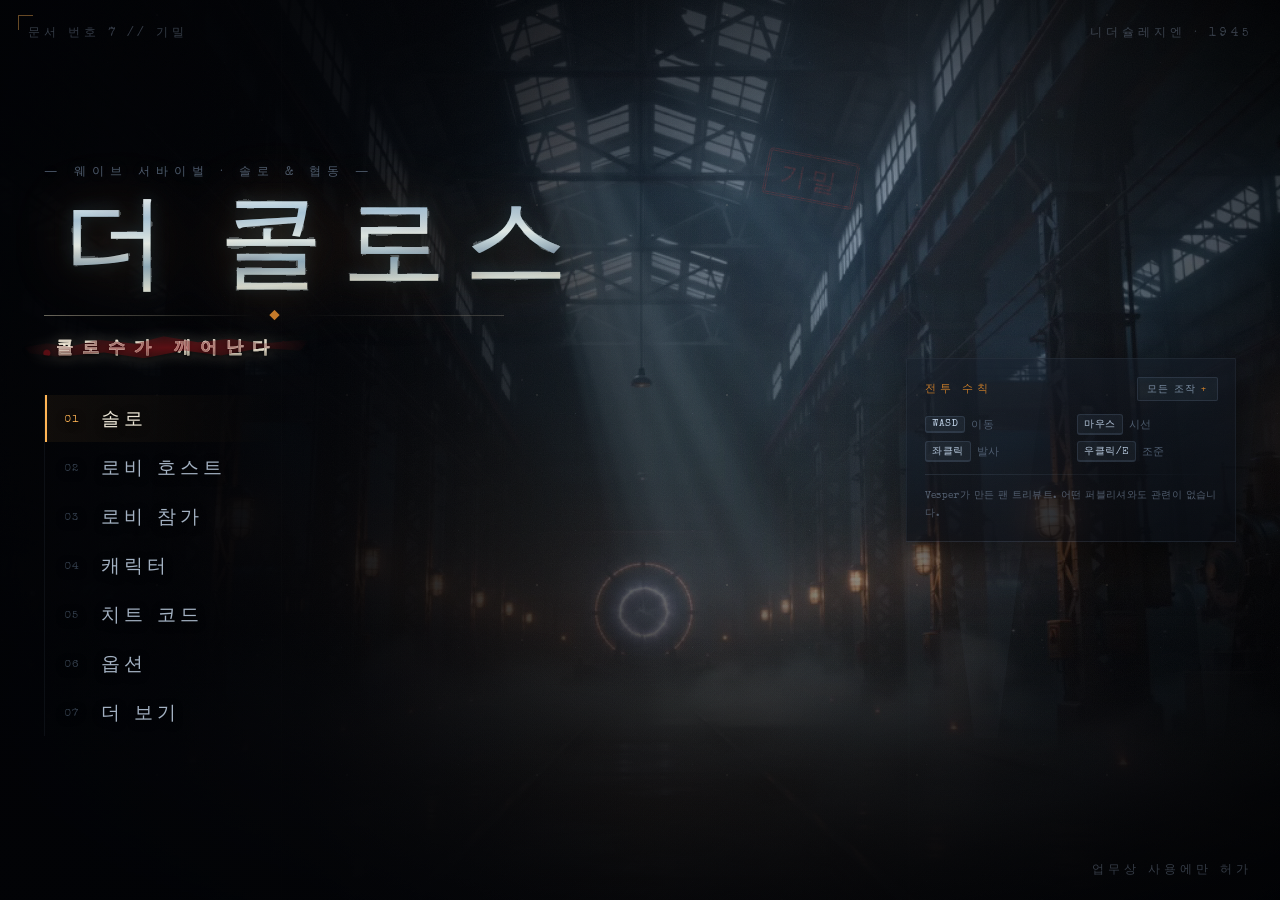
<file: index.html>
<!DOCTYPE html>
<html lang="ko">
<head>
<meta charset="UTF-8" />
<meta name="google" content="notranslate" />
<meta name="viewport" content="width=device-width, initial-scale=1.0" />
<title>더 콜로스 — 브라우저 좀비 서바이벌 | 솔로 &amp; 협동</title>
<meta name="description" content="더 콜로스 — 무료 팬 제작 브라우저 좀비 웨이브 서바이벌 게임. 솔로 플레이, 4인 협동, 음성 채팅, 팩어펀치, 분더바펜, 특전, 순간이동기 등을 지원합니다." />
<meta name="keywords" content="더 콜로스, 데어 리제 팬 리메이크, 브라우저 좀비 게임, 웨이브 서바이벌, 멀티플레이어 좀비 게임, 협동 브라우저 게임, 팩어펀치, 분더바페, 레이건, 음성 채팅" />
<meta name="author" content="sigco3111" />
<meta name="creator" content="vesper.inc" />
<meta name="publisher" content="sigco3111" />
<meta name="application-name" content="Der Koloss" />
<meta name="apple-mobile-web-app-title" content="Der Koloss" />
<meta name="theme-color" content="#070b12" />
<meta name="color-scheme" content="dark" />
<meta name="referrer" content="strict-origin-when-cross-origin" />
<meta name="robots" content="index,follow,max-image-preview:large,max-snippet:-1,max-video-preview:-1" />
<link rel="canonical" href="https://sigco3111.github.io/der-koloss-ce/" />

<!-- Open Graph -->
<meta property="og:type" content="website" />
<meta property="og:locale" content="ko_KR" />
<meta property="og:site_name" content="Der Koloss" />
<meta property="og:title" content="더 콜로스 — 브라우저 좀비 서바이벌" />
<meta property="og:description" content="함께 살아남으세요. 솔로 또는 4인 협동 음성 채팅으로 팩어펀치, 분더바펜, 특전, 순간이동기, 끝없는 좀비 웨이브를 플레이하세요." />
<meta property="og:url" content="https://sigco3111.github.io/der-koloss-ce/" />
<meta property="og:image" content="https://sigco3111.github.io/der-koloss-ce/assets/der-koloss-og-v06-courtyard-rev2-1200x630.png" />
<meta property="og:image:secure_url" content="https://sigco3111.github.io/der-koloss-ce/assets/der-koloss-og-v06-courtyard-rev2-1200x630.png" />
<meta property="og:image:type" content="image/png" />
<meta property="og:image:width" content="1200" />
<meta property="og:image:height" content="630" />
<meta property="og:image:alt" content="업그레이드된 분더바펜으로 무장한 더 콜로스 군인 4명이 좀비 무리에 맞서 공장을 지키는 모습." />

<!-- X / Twitter -->
<meta name="twitter:card" content="summary_large_image" />
<meta name="twitter:title" content="더 콜로스 — 브라우저 좀비 서바이벌" />
<meta name="twitter:description" content="함께 살아남으세요 — 무료 팬 제작 브라우저 좀비 게임에서 솔로 및 4인 협동으로." />
<meta name="twitter:image" content="https://sigco3111.github.io/der-koloss-ce/assets/der-koloss-og-v06-courtyard-rev2-1200x630.png" />
<meta name="twitter:image:alt" content="더 콜로스 군인 4명이 좀비 무리에 맞서 공장을 지키는 모습." />

<!-- Search, answer engines and generative discovery -->
<script type="application/ld+json">
{
  "@context": "https://schema.org",
  "@type": "VideoGame",
  "@id": "https://sigco3111.github.io/der-koloss-ce/#game",
  "name": "더 콜로스",
  "alternateName": "더 콜로스: 콜로수의 각성",
  "url": "https://sigco3111.github.io/der-koloss-ce/",
  "image": {
    "@type": "ImageObject",
    "url": "https://sigco3111.github.io/der-koloss-ce/assets/der-koloss-og-v06-courtyard-rev2-1200x630.png",
    "width": 1200,
    "height": 630,
    "caption": "더 콜로스 브라우저 좀비 서바이벌 게임"
  },
  "description": "더 콜로스는 모던 웹 브라우저에서 즐기는 무료 팬 제작 웨이브 기반 좀비 서바이벌 게임입니다. 솔로 플레이와 음성 채팅을 지원하는 4인 온라인 협동 플레이, 팩어펀치 무기 업그레이드, 분더바펜, 특전, 순간이동기, 파워업, 트랩, 점증하는 라운드를 지원합니다.",
  "genre": ["Zombie survival", "First-person shooter", "Cooperative multiplayer", "Wave survival"],
  "gamePlatform": "Web browser",
  "operatingSystem": "Any modern desktop operating system with a compatible web browser",
  "applicationCategory": "Game",
  "playMode": ["SinglePlayer", "MultiPlayer", "CoOp"],
  "numberOfPlayers": {"@type": "QuantitativeValue", "minValue": 1, "maxValue": 4},
  "isAccessibleForFree": true,
  "inLanguage": "ko",
  "author": {"@type": "Organization", "name": "vesper.inc", "url": "https://vesper.inc/"},
  "publisher": {"@type": "Organization", "name": "vesper.inc", "url": "https://vesper.inc/"},
  "isBasedOn": {"@type": "CreativeWork", "name": "The original Der Riese map"},
  "copyrightNotice": "Fan-made tribute. Not affiliated with or endorsed by the original rights holders.",
  "potentialAction": {
    "@type": "PlayAction",
    "target": { "@type": "EntryPoint", "urlTemplate": "https://sigco3111.github.io/der-koloss-ce/", "actionPlatform": "https://schema.org/DesktopWebPlatform" }
  }
}
</script>
<link rel="manifest" href="/site.webmanifest" />
<link rel="icon" href="data:image/svg+xml,<svg xmlns='http://www.w3.org/2000/svg' viewBox='0 0 100 100'><text y='0.9em' font-size='90'>☠</text></svg>" />
<!-- Fonts are self-hosted under assets/fonts (see that folder's LICENSE.txt);
     the game has no external font dependency and runs fully offline. -->
<link rel="preload" href="assets/fonts/staatliches-latin.woff2" as="font" type="font/woff2" crossorigin>
<link rel="preload" href="assets/fonts/special-elite-latin.woff2" as="font" type="font/woff2" crossorigin>
<link rel="stylesheet" href="style.css?v=10" />
<!-- menu background plate; every rule inside is scoped to #menu-bg -->
<link rel="stylesheet" href="menu-bg.css?v=1" />
<script type="importmap">
{ "imports": { "three": "./vendor/three.module.js" } }
</script>
<script src="./vendor/peerjs.min.js"></script>
</head>
<body>
<canvas id="game-canvas"></canvas>

<!-- full-screen fx overlays -->
<div id="dmg-vignette"></div>
<!-- Directional damage. js/fx.js drives this by setting, on #dmg-dir:
       el.style.setProperty('--dmg-angle', <deg>)   0 = straight ahead, clockwise, 0..360
       el.dataset.hit = String(++n)                 any changing value replays the arc
     Nothing else is required; CSS owns the animation and the fade-out. -->
<div id="dmg-dir" aria-hidden="true"><i class="dmg-arc"></i></div>
<div id="health-pulse"></div>
<div id="screen-flash"></div>

<!-- ==================== HUD ==================== -->
<div id="hud" class="hidden">
  <div id="crosshair"><span class="ch-l"></span><span class="ch-r"></span><span class="ch-t"></span><span class="ch-b"></span><span class="ch-dot"></span></div>
  <div id="hitmarker"><span></span><span></span><span></span><span></span></div>

  <div id="vox-sub" class="hidden"></div>
  <aside id="multiplayer-roster" class="hidden" aria-label="협동 스쿼드" aria-hidden="true">
    <div class="squad-kicker">스쿼드</div>
    <div id="multiplayer-roster-rows" role="list"></div>
  </aside>
  <div id="mic-indicator" class="hidden">🎙 말하는 중</div>
  <div id="bottom-left">
    <div class="round-block">
      <div class="round-kicker" aria-hidden="true">라운드</div>
      <div id="round"></div>
    </div>
    <div class="vitals-block">
      <div class="vitals-kicker" aria-hidden="true">체력</div>
      <div id="health-track" role="img" aria-label="체력"><div id="health-fill"></div><div id="health-tip"></div></div>
    </div>
    <div class="points-block">
      <div class="points-kicker" aria-hidden="true">포인트</div>
      <div class="points-row"><div id="points">500</div><div id="points-delta" aria-hidden="true"></div></div>
    </div>
    <div id="perk-icons"></div>
  </div>

  <div id="bottom-right">
    <div id="monkey-count" class="hidden">🐵 원숭이 폭탄 × <span id="monkey-n">2</span> <em>— X키</em></div>
    <div id="weapon-name">M1911</div>
    <div id="ammo"><span class="mag">8</span><span class="sep">|</span><span class="reserve">80</span></div>
    <div id="ammo-track" aria-hidden="true"><div id="ammo-fill"></div></div>
    <div id="nade-row"><div id="grenades"></div><div id="nade-count">× 4</div></div>
  </div>

  <div id="drop-timers"></div>
  <div id="wave-progress" class="hidden"></div>
  <div id="pap-notice" class="hidden"></div>

  <div id="minimap-frame" role="img" aria-label="공장 미니맵">
    <canvas id="minimap" width="210" height="210" aria-hidden="true"></canvas>
    <span class="minimap-tick n" aria-hidden="true"></span>
    <span class="minimap-label" aria-hidden="true">바펜파브릭</span>
  </div>
  <div id="scope-overlay" class="hidden">
    <div class="scope-ring"></div>
    <div class="scope-h"></div>
    <div class="scope-v"></div>
    <div class="scope-tick t1"></div><div class="scope-tick t2"></div>
    <div class="scope-tick t3"></div><div class="scope-tick t4"></div>
  </div>

  <div id="prompt-wrap">
    <div id="prompt" class="hidden"></div>
    <div id="prompt-bar" class="hidden"><div id="prompt-bar-fill"></div></div>
  </div>

  <div id="lock-hint" class="hidden">클릭하여 조준</div>

  <div id="banner-sub"></div>
  <div id="banner"></div>

  <div id="revive-wrap" class="hidden">
    <div id="revive-text">부활 중</div>
    <div class="bar"><div id="revive-fill"></div></div>
  </div>

  <div id="down-overlay" class="hidden">
    <div id="down-text">쓰러졌습니다</div>
    <div class="bar bleed"><div id="bleed-fill"></div></div>
    <div class="down-note" aria-hidden="true">버텨라 — 팀원이 부활시켜줄 수 있습니다</div>
  </div>

  <div id="scoreboard" class="hidden">
    <h3>점수</h3>
    <table>
      <thead><tr><th>플레이어</th><th>처치</th><th>쓰러뜨림</th><th>부활</th><th>포인트</th></tr></thead>
      <tbody id="score-rows"></tbody>
    </table>
  </div>
</div>

<!-- ==================== MAIN MENU ==================== -->
<div id="menu" class="screen">
  <!-- Filters for the wordmark. Fractal noise is used instead of CSS gradients
       because it has high spatial frequency — large soft gradients average out
       to a flat tint on bright metal, noise actually reads as churning energy.
       The <animate> tags are SMIL; no script is involved. -->
  <svg width="0" height="0" style="position:absolute" aria-hidden="true" focusable="false">
    <defs>
      <!-- energy crawling inside the glyphs -->
      <filter id="fx-title-plasma" x="-6%" y="-22%" width="112%" height="144%" color-interpolation-filters="sRGB">
        <feTurbulence type="fractalNoise" baseFrequency="0.013 0.05" numOctaves="2" seed="11" result="n">
          <animate attributeName="baseFrequency" dur="23s"
                   values="0.013 0.05;0.021 0.034;0.016 0.058;0.013 0.05" repeatCount="indefinite"/>
        </feTurbulence>
        <!-- crush the midtones so only hot cores survive: plasma, not fog -->
        <feColorMatrix in="n" type="matrix" result="hot"
          values="0 0 0 0 0.42
                  0 0 0 0 0.86
                  0 0 0 0 1
                  2.1 0.9 0 0 -0.80"/>
        <feComposite in="hot" in2="SourceGraphic" operator="in"/>
      </filter>
      <!-- sparks along the cut: displace the glyph, then keep only the part
           that falls OUTSIDE it, which leaves a crackling fringe on the edges -->
      <filter id="fx-title-crackle" x="-14%" y="-46%" width="128%" height="192%" color-interpolation-filters="sRGB">
        <feTurbulence type="fractalNoise" baseFrequency="0.05 0.14" numOctaves="1" seed="2" result="d">
          <animate attributeName="seed" dur="1.1s" values="2;17;31;9;24;38;5;13"
                   calcMode="discrete" repeatCount="indefinite"/>
        </feTurbulence>
        <feDisplacementMap in="SourceGraphic" in2="d" scale="9" xChannelSelector="R" yChannelSelector="G" result="warp"/>
        <feComposite in="warp" in2="SourceGraphic" operator="out" result="fringe"/>
        <feGaussianBlur in="fringe" stdDeviation="0.5"/>
      </filter>
    </defs>
  </svg>
  <div class="menu-scene" aria-hidden="true">
    <!-- Background plate: a silent, seamlessly looping shot of the machine
         hall. The poster still is the clip's own first frame, so the hand-off
         is invisible and a failed/blocked/reduced-motion video simply leaves
         the still on screen. Styling lives in menu-bg.css, behaviour in
         js/menu-bg.js; both are scoped to #menu-bg. -->
    <div id="menu-bg" aria-hidden="true">
      <img class="menu-bg-still" src="assets/menu/menu-bg-poster.webp" alt="" decoding="async" width="1280" height="720">
      <video class="menu-bg-video" muted loop playsinline autoplay preload="metadata"
             disablepictureinpicture disableremoteplayback tabindex="-1" width="1280" height="720">
        <source src="assets/menu/menu-bg.webm" type="video/webm">
        <source src="assets/menu/menu-bg.mp4" type="video/mp4">
      </video>
      <div class="menu-bg-scrim"></div>
    </div>
    <div class="scene-sky"></div>
    <div class="scene-beam b1"></div>
    <div class="scene-beam b2"></div>
    <div class="scene-ridge"></div>
    <svg id="skyline" viewBox="0 0 1200 300" preserveAspectRatio="xMidYMax slice" aria-hidden="true">
      <g fill="#04050a">
        <rect x="0" y="120" width="240" height="180"/>
        <rect x="180" y="80" width="140" height="220"/>
        <rect x="320" y="140" width="200" height="160"/>
        <rect x="520" y="60" width="60" height="240"/>
        <rect x="540" y="20" width="20" height="50"/>
        <rect x="580" y="110" width="220" height="190"/>
        <rect x="800" y="90" width="160" height="210"/>
        <rect x="960" y="130" width="240" height="170"/>
        <rect x="60" y="60" width="14" height="70"/>
        <rect x="88" y="40" width="10" height="90"/>
        <rect x="700" y="50" width="12" height="70"/>
        <rect x="1020" y="70" width="16" height="70"/>
      </g>
      <g stroke="#04050a" stroke-width="3" fill="none">
        <path d="M0,90 Q300,130 620,70 T1200,95"/>
        <path d="M0,110 Q400,150 800,100 T1200,120"/>
      </g>
      <g fill="#c8873a" opacity="0.85">
        <rect x="200" y="100" width="10" height="14" class="win"/>
        <rect x="250" y="140" width="10" height="14" class="win d2"/>
        <rect x="620" y="140" width="12" height="16" class="win d3"/>
        <rect x="830" y="120" width="10" height="14" class="win d2"/>
      </g>
    </svg>
    <div class="fog-layer f1"></div>
    <div class="fog-layer f2"></div>
    <div class="scene-dust d1"></div>
    <div class="scene-dust d2"></div>
    <div id="film-grain"></div>
    <div id="film-scratch"></div>
    <div id="menu-vignette"></div>
  </div>
  <div class="menu-corner tl">문서 번호 7 // 기밀</div>
  <div class="menu-corner tr">니더슐레지엔 · 1945</div>
  <div class="menu-corner br">업무상 사용에만 허가</div>
  <div class="menu-inner">
    <div class="menu-lead">
      <div class="title-block">
        <div class="title-top">— 웨이브 서바이벌 · 솔로 &amp; 협동 —</div>
        <h1 class="notranslate" translate="no">더 콜로스<span class="title-glow" data-text="더 콜로스" aria-hidden="true"></span><span class="title-plasma" data-text="더 콜로스" aria-hidden="true"></span><span class="title-tear" data-text="더 콜로스" aria-hidden="true"></span></h1>
        <div class="title-rule"><span></span><em>◆</em><span></span></div>
        <div class="title-sub">콜로수가 깨어난다</div>
        <div class="stamp">기밀</div>
      </div>
      <nav class="menu-buttons" aria-label="메인 메뉴">
        <button id="btn-solo" class="mbtn primary" data-idx="01" data-hint="혼자 투입">솔로</button>
        <button id="btn-host" class="mbtn" data-idx="02" data-hint="스쿼드 개설">로비 호스트</button>
        <button id="btn-join" class="mbtn" data-idx="03" data-hint="코드 입력">로비 참가</button>
        <button id="btn-char" class="mbtn" data-idx="04" data-hint="군인 선택">캐릭터</button>
        <button id="btn-cheats" class="mbtn" data-idx="05" data-hint="경기 조작">치트 코드</button>
        <button id="btn-options" class="mbtn" data-idx="06" data-hint="음향 · 영상 · 조작">옵션</button>
        <div class="menu-more-wrap">
          <button id="btn-more" class="mbtn" type="button" data-idx="07" data-hint="자료실 · 소개" aria-expanded="false" aria-controls="menu-more-links">더 보기</button>
          <div id="menu-more-links" class="menu-more-links hidden">
            <a class="mbtn menu-link menu-sub-link" href="/assets">에셋 자료실</a>
            <a class="mbtn menu-link menu-sub-link" href="/about/">프로젝트 소개</a>
          </div>
        </div>
      </nav>
    </div>
    <aside class="menu-brief" aria-label="전투 수칙">
      <div class="brief-head">
        <span class="brief-kicker">전투 수칙</span>
        <button id="btn-controls" class="brief-toggle" type="button" aria-expanded="false" aria-controls="menu-help">모든 조작</button>
      </div>
      <div class="menu-help" id="menu-help">
        <span class="kp"><b>WASD</b> 이동</span><span class="kp"><b>마우스</b> 시선</span><span class="kp"><b>좌클릭</b> 발사</span><span class="kp"><b>우클릭/E</b> 조준</span><span class="kp"><b>R</b> 재장전</span><span class="kp"><b>1/2/Q</b> 무기</span><span class="kp"><b>V</b> 나이프</span><span class="kp"><b>G</b> 수류탄</span><span class="kp"><b>X</b> 원숭이</span><span class="kp"><b>I</b> 정찰</span><span class="kp"><b>T</b> 손전등</span><span class="kp"><b>F</b> 상호작용</span><span class="kp"><b>Space</b> 점프</span><span class="kp"><b>Shift</b> 질주</span><span class="kp"><b>C</b> 앉기</span><span class="kp"><b>Tab</b> 점수</span><span class="kp"><b>Esc</b> 일시정지</span>
      </div>
      <div class="brief-rule"></div>
      <div class="menu-foot">Vesper가 만든 팬 트리뷰트. 어떤 퍼블리셔와도 관련이 없습니다.</div>
    </aside>
  </div>
</div>

<!-- ==================== CHARACTER SELECT ==================== -->
<div id="charselect" class="screen hidden">
  <div class="panel wide chars-panel">
    <div class="panel-kicker">명단</div>
    <h2>군인을 선택하세요</h2>
    <p class="dim panel-lead">각 군인은 자신만의 음성과 대사, 전투 함성을 가지고 있습니다. 로비마다 한 명씩만 선택 가능합니다.</p>
    <div id="char-cards"></div>
    <div class="row-buttons">
      <button id="btn-char-back" class="mbtn">뒤로</button>
    </div>
  </div>
</div>

<!-- ==================== CHARACTER PAGE ==================== -->
<div id="charpage" class="screen hidden">
  <div class="panel wide char-page">
    <div class="char-page-left">
      <div class="char-portrait-frame" role="img" aria-labelledby="char-name"><canvas id="char-portrait" width="96" height="96" aria-hidden="true"></canvas></div>
      <div class="char-voice-head">음성 샘플</div>
      <div id="char-voice-lines"></div>
    </div>
    <div class="char-page-right">
      <div class="panel-kicker">인사 파일</div>
      <h2 id="char-name"></h2>
      <div id="char-role" class="char-role"></div>
      <p id="char-bio" class="char-bio"></p>
      <div class="char-section-head">특성</div>
      <ul id="char-traits" class="char-traits"></ul>
      <div class="char-section-head">대사 기록</div>
      <div id="char-quotes" class="char-quotes"></div>
      <div class="row-buttons">
        <button id="btn-char-pick" class="mbtn primary">선택</button>
        <button id="btn-char-page-back" class="mbtn">뒤로</button>
      </div>
    </div>
  </div>
</div>

<!-- ==================== CHEAT CODES ==================== -->
<div id="cheats" class="screen hidden">
  <div class="panel wide" id="cheats-panel">
    <div class="panel-kicker">기밀</div>
    <h2>치트 코드</h2>
    <p class="dim" id="cheats-note">솔로 및 호스트 로비 — 협동에서는 호스트의 코드가 모두에게 적용됩니다.</p>
    <button id="btn-titan" class="mbtn titan">⚡ 타이탄 모드 — 한 번에: 무적 + 분더바펜 + 특전 + 포인트 + 전원 + 문 + 순간이동기 (골드 / 고스트 타운 제외)</button>
    <div class="section-head"><span>수정자</span></div>
    <div class="cheats-grid">
      <label class="cheat"><input type="checkbox" id="cheat-papguns"><span class="box"></span><span class="txt">완전 무장 <em>팩어펀치된 무기 2종 + 보위 나이프로 스폰</em></span></label>
      <label class="cheat"><input type="checkbox" id="cheat-wunder"><span class="box"></span><span class="txt">분더바펜 <em>레이건, 분더바페 DG-2, 원숭이 폭탄 2개로 스폰</em></span></label>
      <label class="cheat"><input type="checkbox" id="cheat-perkaholic"><span class="box"></span><span class="txt">특전 중독 <em>네 가지 특전 모두 보유한 채로 스폰</em></span></label>
      <label class="cheat"><input type="checkbox" id="cheat-goldguns"><span class="box"></span><span class="txt">골드 스탠다드 <em>모든 총이 골드로 빛남 — 팩어펀치하면 다이아몬드로</em></span></label>
      <label class="cheat"><input type="checkbox" id="cheat-opensesame"><span class="box"></span><span class="txt">오픈 세사미 <em>모든 문이 열린 채로 시작</em></span></label>
      <label class="cheat"><input type="checkbox" id="cheat-zero"><span class="box"></span><span class="txt">고스트 타운 <em>좀비 없음 — 평온하게 공장을 탐험</em></span></label>
      <label class="cheat"><input type="checkbox" id="cheat-warbond"><span class="box"></span><span class="txt">전시 채권 <em>5만 포인트로 시작</em></span></label>
      <label class="cheat"><input type="checkbox" id="cheat-god"><span class="box"></span><span class="txt">신 모드 <em>좀비가 당신에게 데미지를 줄 수 없음</em></span></label>
      <label class="cheat"><input type="checkbox" id="cheat-power"><span class="box"></span><span class="txt">전원 서지 <em>전원이 켜진 채로 시작</em></span></label>
      <label class="cheat"><input type="checkbox" id="cheat-tele"><span class="box"></span><span class="txt">풀 링크 <em>모든 순간이동기 연결 (팩어펀치 개방)</em></span></label>
    </div>
    <div class="loadout-row">
      <div class="section-head"><span>커스텀 로드아웃</span></div>
      <div class="cheat-lbl loadout-title"><em>이 총들로 스폰 — 완전 무장 / 분더바펜을 해제합니다.</em></div>
      <div class="wpn-picks">
        <div class="wpn-pick" data-slot="p1">
          <label>주무기</label>
          <input class="wpn-search" placeholder="필터 입력…" spellcheck="false">
          <div class="wpn-list"></div>
        </div>
        <div class="wpn-pick" data-slot="p2">
          <label>보조무기</label>
          <input class="wpn-search" placeholder="필터 입력…" spellcheck="false">
          <div class="wpn-list"></div>
        </div>
      </div>
    </div>
    <div class="section-head"><span>배치</span></div>
    <div class="cheat-row">
      <label class="cheat-lbl" for="cheat-round">시작 라운드</label>
      <input id="cheat-round" type="number" min="1" max="40" value="1">
      <label class="cheat-lbl" for="cheat-area">스폰 지역</label>
      <select id="cheat-area">
        <option value="mainframe">메인프레임 (기본)</option>
        <option value="courtyard">안뜰</option>
        <option value="factory">메인 공장</option>
        <option value="teleA">발전기실 (텔레 A)</option>
        <option value="chem">화학 실험실 (텔레 B)</option>
      </select>
      <span class="dim">커스텀 스폰은 자동으로 메인프레임까지의 경로를 엽니다.</span>
    </div>
    <div class="row-buttons">
      <button id="btn-cheats-all" class="mbtn">모두 선택</button>
      <button id="btn-cheats-none" class="mbtn">모두 해제</button>
      <button id="btn-cheats-back" class="mbtn primary">뒤로</button>
    </div>
  </div>
</div>

<!-- ==================== LOADING ==================== -->
<div id="loading" class="screen overlay-dark hidden">
  <div class="load-inner">
    <div class="load-kicker">송신 중</div>
    <div class="load-title">더 콜로스</div>
    <div class="load-bar-wrap"><div id="load-bar"></div><div class="load-bar-scan" aria-hidden="true"></div></div>
    <div class="load-meta">
      <div class="load-hint">공장을 불러오는 중…</div>
      <div class="load-dots" aria-hidden="true"><i></i><i></i><i></i></div>
    </div>
  </div>
</div>

<!-- ==================== LOBBY ==================== -->
<div id="lobby" class="screen hidden">
  <div class="panel wide lobby-panel">
    <div class="lobby-head">
      <div>
        <div class="panel-kicker">협동</div>
        <h2>로비</h2>
      </div>
      <div class="lobby-code-row">
        <div class="lobby-code-block">
          <div class="lbl">로비 코드</div>
          <div id="lobby-code">-----</div>
        </div>
        <div class="link-row">
          <label class="lbl" for="lobby-link">초대 링크</label>
          <div class="link-field">
            <input id="lobby-link" readonly value="" aria-label="초대 링크" />
            <button id="btn-copy-link" class="mbtn small">초대 링크 복사</button>
          </div>
        </div>
      </div>
    </div>

    <div class="lobby-you">
      <div class="lobby-char-row">
        <span class="lbl">내 이름</span>
        <input id="lobby-name" maxlength="14" spellcheck="false" autocomplete="off" aria-label="내 이름" />
      </div>
      <div class="lobby-char-row">
        <span class="lbl">내 군인</span>
        <button id="btn-lobby-char" class="mbtn small">선택</button>
        <span id="lobby-char-name" class="lobby-char-name"></span>
      </div>
      <div class="lobby-char-row">
        <span class="lbl">음성 채팅</span>
        <button id="btn-lobby-mic" class="mbtn small">마이크: 켜짐</button>
        <span id="lobby-voice-note" class="lobby-voice-note"></span>
      </div>
    </div>

    <div class="section-head"><span>스쿼드</span><i class="section-rule"></i></div>
    <div id="lobby-players"></div>
    <div id="lobby-hint"></div>
    <div class="row-buttons lobby-action-row">
      <button id="btn-ready" class="mbtn primary lobby-primary-action">준비</button>
      <button id="btn-start-game" class="mbtn lobby-ghost-action hidden" disabled>게임 시작</button>
      <button id="btn-lobby-cheats" class="mbtn lobby-ghost-action">치트 코드</button>
      <button id="btn-leave-lobby" class="mbtn danger lobby-ghost-action">나가기</button>
    </div>
    <div class="lobby-fullscreen-prompt">
      <p id="lobby-fullscreen-note" class="lobby-fullscreen-note">최고의 조준과 성능을 위해 본 게임을 시작하기 전에 전체 화면으로 들어가는 것을 권장합니다.</p>
      <button id="btn-lobby-fs" class="mbtn lobby-secondary-action fullscreen-callout" aria-describedby="lobby-fullscreen-note" aria-pressed="false">전체 화면</button>
    </div>
    <div class="lobby-note">호스트가 시작을 누르면 게임이 시작되며, 과반수의 플레이어가 준비되어야 합니다.</div>
  </div>
</div>

<!-- ==================== SOLO FULLSCREEN PREFLIGHT ==================== -->
<div id="solo-fs-modal" class="screen hidden">
  <div class="panel solo-fs-panel" role="dialog" aria-modal="true" aria-labelledby="solo-fs-title">
    <div class="panel-kicker lbl">경기 시작 전</div>
    <h2 id="solo-fs-title">전체 화면 권장</h2>
    <p class="dim">최고의 조준, 화면구성, 성능을 위해 더 콜로스를 전체 화면으로 플레이할 것을 권장합니다.</p>
    <div class="row-buttons solo-fs-actions">
      <button id="btn-solo-fs-toggle" class="mbtn primary fullscreen-callout" aria-pressed="false">전체 화면 진입</button>
      <button id="btn-solo-fs-start" class="mbtn">전체 화면 없이 시작</button>
      <button id="btn-solo-fs-back" class="mbtn danger">뒤로</button>
    </div>
  </div>
</div>

<!-- ==================== JOIN MODAL ==================== -->
<div id="join-modal" class="screen hidden">
  <div class="panel join-panel">
    <div class="panel-kicker">협동</div>
    <h2>로비 참가</h2>
    <p class="dim">친구에게서 받은 5자리 코드를 입력하거나 초대 링크를 사용하세요.</p>
    <input id="join-code" maxlength="5" placeholder="코드" autocomplete="off" spellcheck="false" aria-label="로비 코드" />
    <div class="row-buttons">
      <button id="btn-join-go" class="mbtn primary">참가</button>
      <button id="btn-join-cancel" class="mbtn">뒤로</button>
    </div>
  </div>
</div>

<!-- ==================== OPTIONS ==================== -->
<div id="options" class="screen hidden">
  <div class="panel wide options-panel">
    <div class="panel-kicker">설정</div>
    <h2>옵션</h2>
    <div class="opt-sections">
      <section class="opt-section">
        <div class="section-head"><span>프로필</span><i class="section-rule"></i></div>
        <div class="opt-grid">
          <label for="opt-name">군인 이름</label>
          <div><input id="opt-name" maxlength="14" /></div>
        </div>
      </section>

      <section class="opt-section">
        <div class="section-head"><span>조작</span><i class="section-rule"></i></div>
        <div class="opt-grid">
          <label for="opt-sens">마우스 감도 <span id="opt-sens-val" class="val"></span></label>
          <input id="opt-sens" type="range" min="0.2" max="3" step="0.05" />

          <label for="opt-invert">Y축 반전</label>
          <div class="opt-toggle"><input id="opt-invert" type="checkbox" /><span class="opt-switch" aria-hidden="true"></span></div>
        </div>
      </section>

      <section class="opt-section">
        <div class="section-head"><span>영상</span><i class="section-rule"></i></div>
        <div class="opt-grid">
          <label for="opt-fov">시야각 <span id="opt-fov-val" class="val"></span></label>
          <input id="opt-fov" type="range" min="70" max="110" step="1" />

          <label for="opt-brightness">밝기 <span id="opt-brightness-val" class="val"></span></label>
          <input id="opt-brightness" type="range" min="0.5" max="1.6" step="0.05" />

          <label for="opt-motionblur">모션 블러 <span id="opt-motionblur-val" class="val"></span></label>
          <input id="opt-motionblur" type="range" min="0" max="1.5" step="0.05" />

          <label for="opt-quality">화질</label>
          <select id="opt-quality">
            <option value="low">낮음 (최대 FPS)</option>
            <option value="medium">중간</option>
            <option value="high">높음</option>
          </select>
        </div>
      </section>

      <section class="opt-section">
        <div class="section-head"><span>음향</span><i class="section-rule"></i></div>
        <div class="opt-grid">
          <label for="opt-master">마스터 볼륨 <span id="opt-master-val" class="val"></span></label>
          <input id="opt-master" type="range" min="0" max="1" step="0.05" />

          <label for="opt-sfx">효과음 볼륨 <span id="opt-sfx-val" class="val"></span></label>
          <input id="opt-sfx" type="range" min="0" max="1" step="0.05" />

          <label for="opt-music">배경음악 볼륨 <span id="opt-music-val" class="val"></span></label>
          <input id="opt-music" type="range" min="0" max="1" step="0.05" />

          <label for="opt-voice">좀비 음성 <span id="opt-voice-val" class="val"></span></label>
          <input id="opt-voice" type="range" min="0" max="1" step="0.05" />

          <label for="opt-voicechat">음성 채팅 (협동)</label>
          <div class="opt-toggle"><input id="opt-voicechat" type="checkbox" /><span class="opt-switch" aria-hidden="true"></span></div>
        </div>
      </section>
    </div>
    <div class="row-buttons">
      <button id="btn-options-back" class="mbtn primary">뒤로</button>
    </div>
  </div>
</div>

<!-- ==================== PAUSE ==================== -->
<div id="pause" class="screen overlay-dark hidden">
  <div class="pause-shell">
    <div class="panel pause-panel">
      <div class="panel-kicker">경기 중단</div>
      <h2>일시정지</h2>
      <div class="pause-stats" aria-live="polite">
        <div class="pstat"><span class="pstat-lbl">라운드</span><span class="pstat-val" id="pause-round">—</span></div>
        <div class="pstat"><span class="pstat-lbl">포인트</span><span class="pstat-val" id="pause-points">—</span></div>
      </div>
      <div class="row-buttons col">
        <button id="btn-resume" class="mbtn primary">재개</button>
        <button id="btn-pause-fs" class="mbtn">전체화면: 꺼짐</button>
        <button id="btn-pause-mic" class="mbtn">마이크: 켜짐</button>
        <button id="btn-pause-options" class="mbtn">옵션</button>
        <button id="btn-quit" class="mbtn danger">메뉴로 나가기</button>
      </div>
      <p class="dim small-note">Esc — 재개 · 협동 모드에서는 당신이 떠나도 세계는 계속 움직입니다…</p>
      <div class="pause-controls">
        <span class="kp"><b>WASD</b> 이동</span><span class="kp"><b>좌클릭</b> 발사</span><span class="kp"><b>우클릭/E</b> 조준</span><span class="kp"><b>R</b> 재장전</span><span class="kp"><b>1/2/Q</b> 무기</span><span class="kp"><b>V</b> 나이프</span><span class="kp"><b>G</b> 수류탄</span><span class="kp"><b>X</b> 원숭이</span><span class="kp"><b>I</b> 정찰</span><span class="kp"><b>T</b> 손전등</span><span class="kp"><b>F</b> 상호작용</span><span class="kp"><b>Space</b> 점프</span><span class="kp"><b>Shift</b> 질주</span><span class="kp"><b>C</b> 앉기</span><span class="kp"><b>Tab</b> 점수</span>
      </div>
    </div>
  </div>
</div>

<!-- ==================== TOUCH DEVICE NOTICE ==================== -->
<div id="device-gate" class="screen hidden" role="dialog" aria-labelledby="device-gate-title">
  <div class="fog-layer f1"></div>
  <div class="fog-layer f2"></div>
  <div class="gate-grain" aria-hidden="true"></div>
  <div class="gate-vignette" aria-hidden="true"></div>
  <div class="gate-dossier">기기 점검 // 제한된 접근</div>
  <main class="device-gate-card">
    <div class="gate-kicker">현장 통지 · 01</div>
    <div class="gate-mark" aria-hidden="true">×</div>
    <h2 id="device-gate-title">데스크톱 필요</h2>
    <p class="gate-lead">이 게임은 데스크톱과 컴퓨터에서만 이용 가능합니다.</p>
    <p class="gate-copy">더 콜로스는 마우스 시선, 키보드 조작, 포인터 잠금, 대규모 3D 전장을 사용합니다. 데스크톱 컴퓨터로 돌아와 공장에 입장하세요.</p>
    <nav class="gate-actions" aria-label="이용 가능한 페이지">
      <a class="gate-action primary" href="/assets">에셋 자료실 열기</a>
      <a class="gate-action" href="/about/">게임 소개 읽기</a>
    </nav>
    <button id="gate-audio" class="gate-audio" type="button" aria-pressed="false">▶ 메뉴 송신 재생</button>
  </main>
  <div class="gate-foot">공장이 기다리고 있습니다.</div>
  <audio id="gate-soundtrack" loop preload="auto" src="assets/audio/menu_music.mp3"></audio>
</div>

<div id="toast" class="hidden"></div>

<script type="module">
  import { isMobileOrTablet } from './js/device-gate.js';
  import { syncMenuMusicElement } from './js/site-audio.js?v=6';

  if (isMobileOrTablet()) {
    const gate = document.getElementById('device-gate');
    const soundtrack = document.getElementById('gate-soundtrack');
    const audioButton = document.getElementById('gate-audio');
    const gateUi = new Audio('assets/audio/ui.mp3');
    gate.classList.remove('hidden');
    document.body.classList.add('touch-device-gated');

    const syncAudioButton = () => {
      const playing = !soundtrack.paused;
      audioButton.setAttribute('aria-pressed', String(playing));
      audioButton.textContent = playing ? '❚❚ PAUSE MENU TRANSMISSION' : '▶ PLAY MENU TRANSMISSION';
    };
    const tryPlay = () => soundtrack.play().then(syncAudioButton).catch(() => {});
    soundtrack.volume = 0.42;
    gateUi.volume = 0.5;
    syncMenuMusicElement(soundtrack);
    tryPlay();
    audioButton.addEventListener('click', () => {
      if (soundtrack.paused) tryPlay();
      else { soundtrack.pause(); syncAudioButton(); }
    });
    gate.querySelectorAll('a, button').forEach((control) => control.addEventListener('click', (event) => {
      if (control === audioButton) return;
      gateUi.currentTime = 0;
      gateUi.play().catch(() => {});
      if (!control.matches('a') || event.button !== 0 || event.metaKey || event.ctrlKey || event.shiftKey || event.altKey) return;
      event.preventDefault();
      setTimeout(() => { location.href = control.href; }, 75);
    }));
    document.addEventListener('pointerdown', () => { if (soundtrack.paused) tryPlay(); }, { once: true });
  } else {
    import('./js/main.js?v=7');
  }
</script>

<!-- ============================================================
     Presentation-only shell.
     Purely additive: it never rewrites markup that js/main.js owns,
     it only decorates it. Everything here degrades to "no decoration"
     if it throws, and no element that main.js queries is renamed,
     removed or re-parented.
     ============================================================ -->
<script type="module">
  const MAX_SLOTS = 4;
  const lobbyPlayers = document.getElementById('lobby-players');
  const reduceMotion = matchMedia('(prefers-reduced-motion: reduce)');

  /* ---- lobby: turn main.js' flat rows into four real squad slots ---- */
  function decorateLobby() {
    if (!lobbyPlayers) return;
    const rows = [...lobbyPlayers.querySelectorAll(':scope > .lobby-row')];
    rows.forEach((row, i) => {
      row.dataset.slot = String(i + 1);
      row.classList.toggle('is-host', !!row.querySelector('.lobby-name')?.textContent.includes('👑'));
      row.classList.toggle('is-you', !!row.querySelector('.lobby-name')?.textContent.includes('(나)') || row.querySelector('.lobby-name')?.textContent.includes('(you)'));
      row.classList.toggle('is-ready', !!row.querySelector('.lobby-ready.yes'));
      const nameEl = row.querySelector('.lobby-name');
      if (nameEl && !row.querySelector('.lobby-avatar')) {
        const av = document.createElement('span');
        av.className = 'lobby-avatar';
        av.setAttribute('aria-hidden', 'true');
        av.style.setProperty('--slot-color', nameEl.style.color || '#e8e4d8');
        av.textContent = (nameEl.textContent.replace(/[^A-Za-z0-9가-힣]/g, '')[0] || '?').toUpperCase();
        row.insertBefore(av, row.firstChild);
      }
      const av = row.querySelector('.lobby-avatar');
      if (av && nameEl) av.style.setProperty('--slot-color', nameEl.style.color || '#e8e4d8');
      // icon-only controls main.js emits need accessible names
      const mute = row.querySelector('.lobby-mute');
      if (mute) {
        const who = (nameEl?.textContent || '플레이어').replace(/[👑]/g, '').trim();
        mute.setAttribute('aria-label', `${mute.classList.contains('muted') ? '음소거 해제' : '음소거'} ${who}`);
      }
      const spk = row.querySelector('.lobby-spk');
      if (spk) { spk.setAttribute('aria-hidden', 'true'); spk.setAttribute('title', '음성 활동'); }
      row.setAttribute('role', 'listitem');
    });
    lobbyPlayers.setAttribute('role', 'list');
    lobbyPlayers.setAttribute('aria-label', '스쿼드 슬롯');
    // trailing empty slots so the squad always reads as a four-seat squad
    [...lobbyPlayers.querySelectorAll(':scope > .lobby-slot-empty')].forEach((n) => n.remove());
    for (let i = rows.length; i < MAX_SLOTS; i++) {
      const slot = document.createElement('div');
      slot.className = 'lobby-slot-empty';
      slot.setAttribute('aria-hidden', 'true');
      slot.innerHTML = '<span class="slot-num">' + String(i + 1).padStart(2, '0')
        + '</span><span class="slot-text">빈 슬롯</span><span class="slot-cta">코드 공유</span>';
      lobbyPlayers.appendChild(slot);
    }
  }
  if (lobbyPlayers) {
    decorateLobby();
    new MutationObserver((records) => {
      // ignore our own appends
      if (records.every((r) => [...r.addedNodes].every((n) => n.nodeType === 1 && n.classList.contains('lobby-slot-empty')))) return;
      decorateLobby();
    }).observe(lobbyPlayers, { childList: true });
  }

  /* ---- field manual: full legend is opt-in, and never resizes the page ---- */
  const brief = document.querySelector('.menu-brief');
  const briefToggle = document.getElementById('btn-controls');
  if (brief && briefToggle) {
    const KEY = 'der-koloss-controls-open';
    const setOpen = (open, persist) => {
      brief.classList.toggle('open', open);
      briefToggle.setAttribute('aria-expanded', String(open));
      briefToggle.textContent = open ? '핵심 조작' : '모든 조작';
      if (persist) { try { localStorage.setItem(KEY, open ? '1' : '0'); } catch { /* private mode */ } }
    };
    const roomy = matchMedia('(min-height: 1000px) and (min-width: 1101px)');
    const stored = () => { try { return localStorage.getItem(KEY); } catch { return null; } };
    // Default open only where there is genuinely room; re-evaluate on resize
    // until the player expresses a preference, which then wins forever.
    const applyDefault = () => { if (stored() === null) setOpen(roomy.matches, false); };
    setOpen(stored() === null ? roomy.matches : stored() === '1', false);
    roomy.addEventListener('change', applyDefault);
    briefToggle.addEventListener('click', () => setOpen(!brief.classList.contains('open'), true));
  }

  /* ---- pause: mirror the live round / points so the state stays legible ---- */
  const pauseScreen = document.getElementById('pause');
  const pauseRound = document.getElementById('pause-round');
  const pausePoints = document.getElementById('pause-points');
  if (pauseScreen && pauseRound && pausePoints) {
    const syncPauseStats = () => {
      if (pauseScreen.classList.contains('hidden')) return;
      const r = (document.getElementById('round')?.textContent || '').trim();
      const p = (document.getElementById('points')?.textContent || '').trim();
      pauseRound.textContent = r || '—';
      pausePoints.textContent = p ? Number(p).toLocaleString('en-US') : '—';
    };
    new MutationObserver(syncPauseStats).observe(pauseScreen, { attributes: true, attributeFilter: ['class'] });
    syncPauseStats();
  }

  /* ---- character select: show which soldier is already yours ---- */
  const charCards = document.getElementById('char-cards');
  const charName = document.getElementById('lobby-char-name');
  if (charCards && charName) {
    const markCurrent = () => {
      const mine = (charName.textContent || '').trim().toLowerCase();
      charCards.querySelectorAll('.char-card').forEach((card) => {
        const label = card.querySelector('.cc-name')?.textContent.trim().toLowerCase();
        card.classList.toggle('is-current', !!mine && label === mine);
      });
    };
    new MutationObserver(markCurrent).observe(charCards, { childList: true });
    new MutationObserver(markCurrent).observe(charName, { childList: true, characterData: true, subtree: true });
  }

  /* ---- the code itself is the fastest thing to share: make it copyable ---- */
  const codeEl = document.getElementById('lobby-code');
  if (codeEl) {
    codeEl.setAttribute('role', 'button');
    codeEl.setAttribute('tabindex', '0');
    codeEl.setAttribute('aria-label', '로비 코드 — 눌러 복사');
    let copyT = null;
    const copyCode = async () => {
      const code = (codeEl.textContent || '').trim();
      if (!code || code === '-----') return;
      try { await navigator.clipboard.writeText(code); } catch { return; }
      codeEl.classList.add('copied');
      clearTimeout(copyT);
      copyT = setTimeout(() => codeEl.classList.remove('copied'), 1600);
    };
    codeEl.addEventListener('click', copyCode);
    codeEl.addEventListener('keydown', (e) => {
      if (e.key === 'Enter' || e.key === ' ') { e.preventDefault(); copyCode(); }
    });
  }

  /* ---- lobby countdown presence: mirror main.js' hint text into a ring ---- */
  const hint = document.getElementById('lobby-hint');
  if (hint) {
    const ring = document.createElement('div');
    ring.className = 'lobby-countdown hidden';
    ring.setAttribute('aria-hidden', 'true');
    ring.innerHTML = '<span class="cd-num"></span><span class="cd-lbl">시작 중</span>';
    hint.parentNode.insertBefore(ring, hint);
    const num = ring.querySelector('.cd-num');
    new MutationObserver(() => {
      const m = /(\d+)초 후 시작/.exec(hint.textContent || '');
      ring.classList.toggle('hidden', !m);
      if (m && num.textContent !== m[1]) {
        num.textContent = m[1];
        if (!reduceMotion.matches) { ring.classList.remove('tick'); void ring.offsetWidth; ring.classList.add('tick'); }
      }
    }).observe(hint, { childList: true, characterData: true, subtree: true });
  }

  /* ---- sliders read as filled-to-value, not as a bare rail ---- */
  const ranges = [...document.querySelectorAll('.opt-grid input[type="range"]')];
  const paintRange = (el) => {
    const min = Number(el.min || 0), max = Number(el.max || 100);
    const pct = max > min ? ((Number(el.value) - min) / (max - min)) * 100 : 0;
    el.style.setProperty('--fill', Math.max(0, Math.min(100, pct)) + '%');
  };
  ranges.forEach((el) => {
    paintRange(el);
    el.addEventListener('input', () => paintRange(el));
  });
  // main.js can rewrite the master slider (co-op auto-volume); repaint on open
  const optionsScreen = document.getElementById('options');
  if (optionsScreen) {
    new MutationObserver(() => {
      if (!optionsScreen.classList.contains('hidden')) ranges.forEach(paintRange);
    }).observe(optionsScreen, { attributes: true, attributeFilter: ['class'] });
  }

  /* ---- press feedback on every menu/panel button (compositor-only) ---- */
  document.addEventListener('pointerdown', (e) => {
    const b = e.target.closest?.('.mbtn, .char-card, .vline-btn, .wpn-item, .gate-action');
    if (b) b.classList.add('is-pressed');
  }, true);
  const clearPress = () => document.querySelectorAll('.is-pressed').forEach((b) => b.classList.remove('is-pressed'));
  document.addEventListener('pointerup', clearPress, true);
  document.addEventListener('pointercancel', clearPress, true);

  /* ---- keyboard users get focus rings; mouse users do not ---- */
  document.addEventListener('keydown', (e) => {
    if (e.key === 'Tab') document.body.classList.add('kbd-nav');
  }, true);
  document.addEventListener('pointerdown', () => document.body.classList.remove('kbd-nav'), true);
</script>

<!-- Menu background plate: pauses the loop off-screen, honours reduced motion,
     falls back to the poster still. Purely an enhancement of the markup above. -->
<script type="module" src="./js/menu-bg.js?v=1"></script>
</body>
</html>
</file>
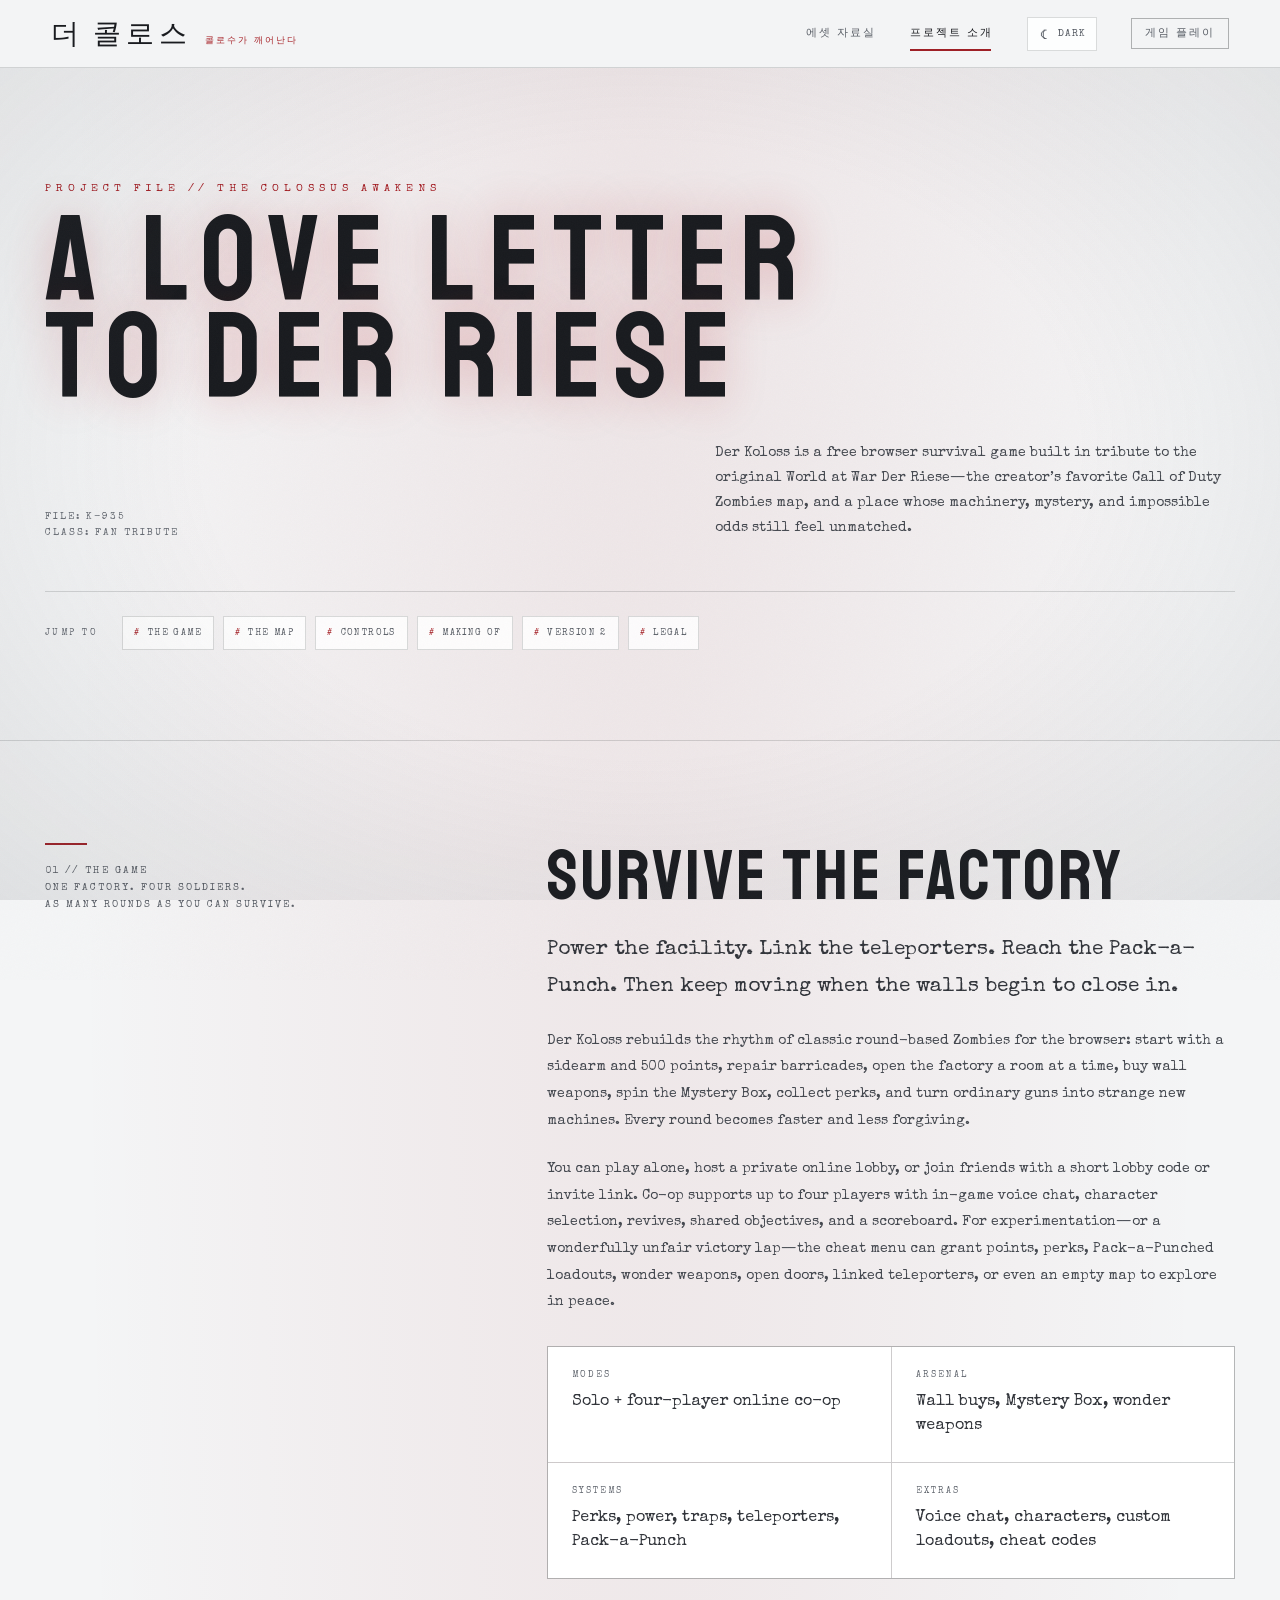
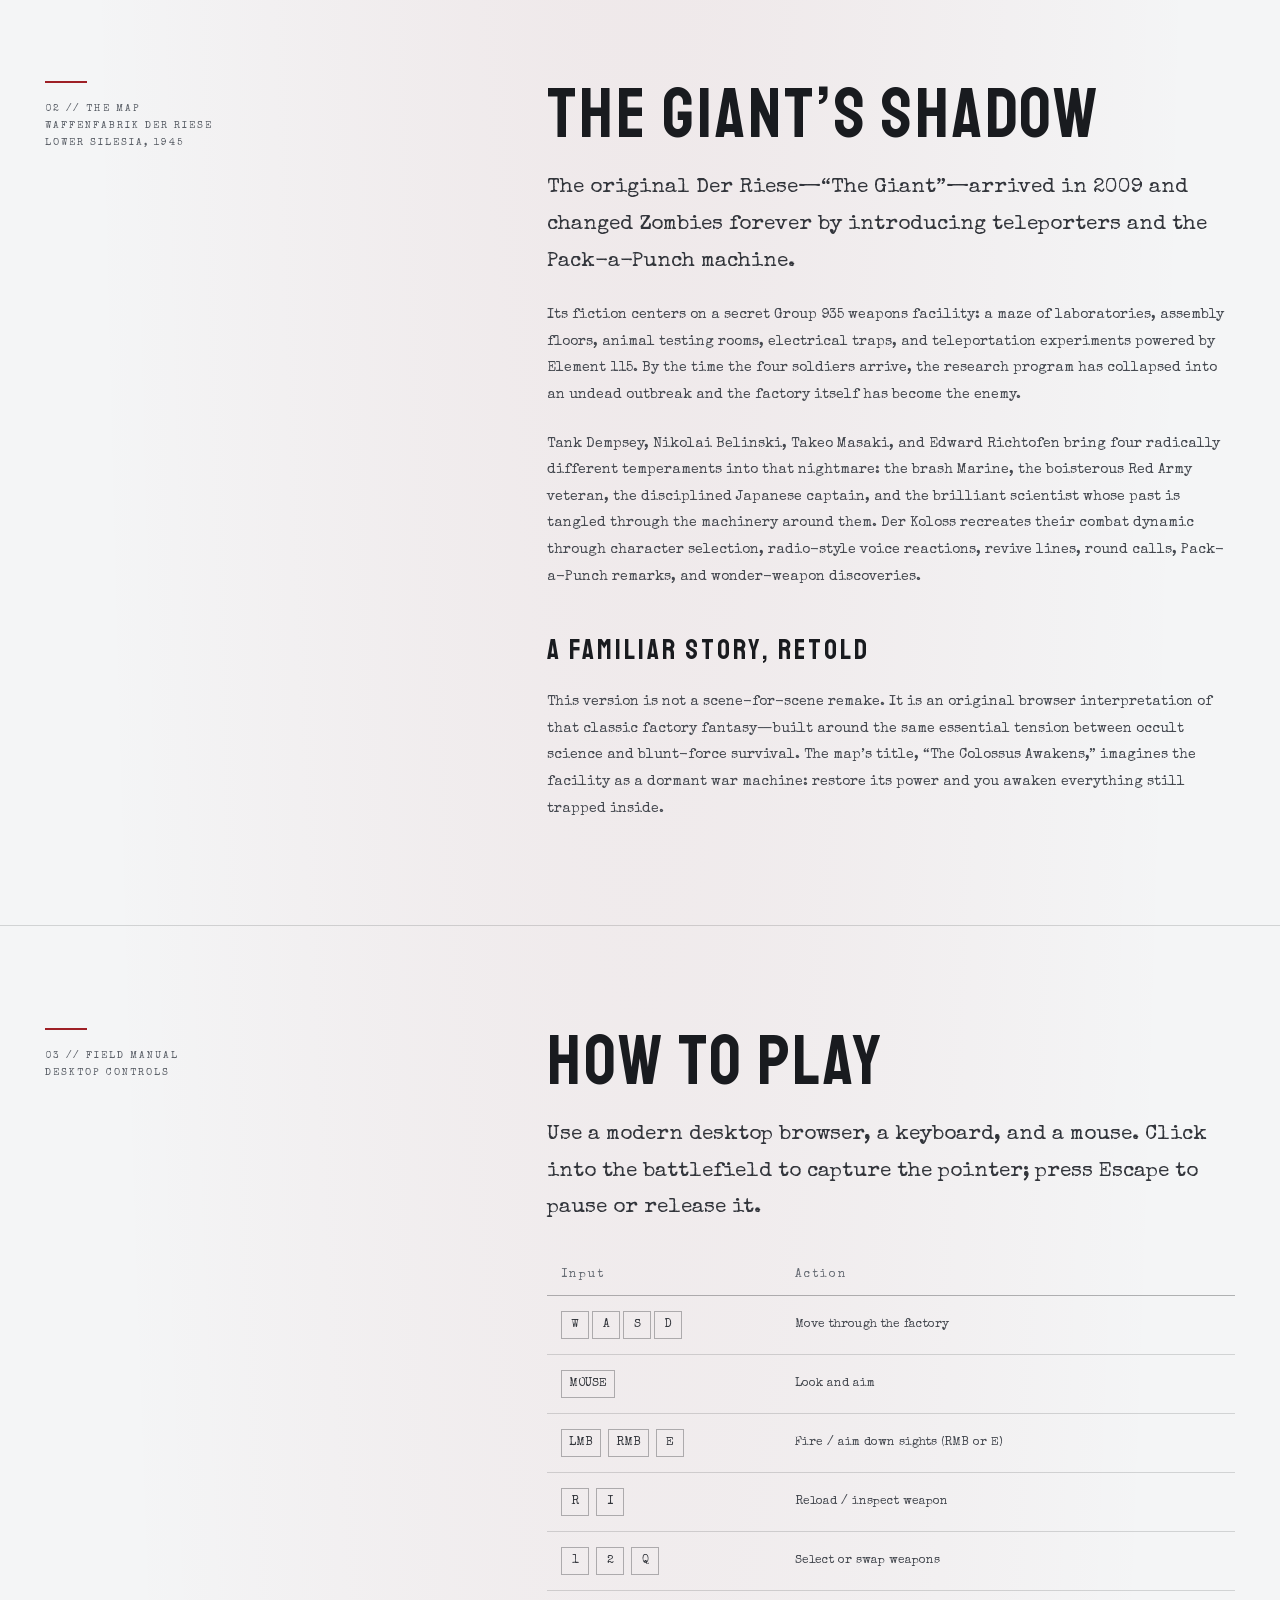
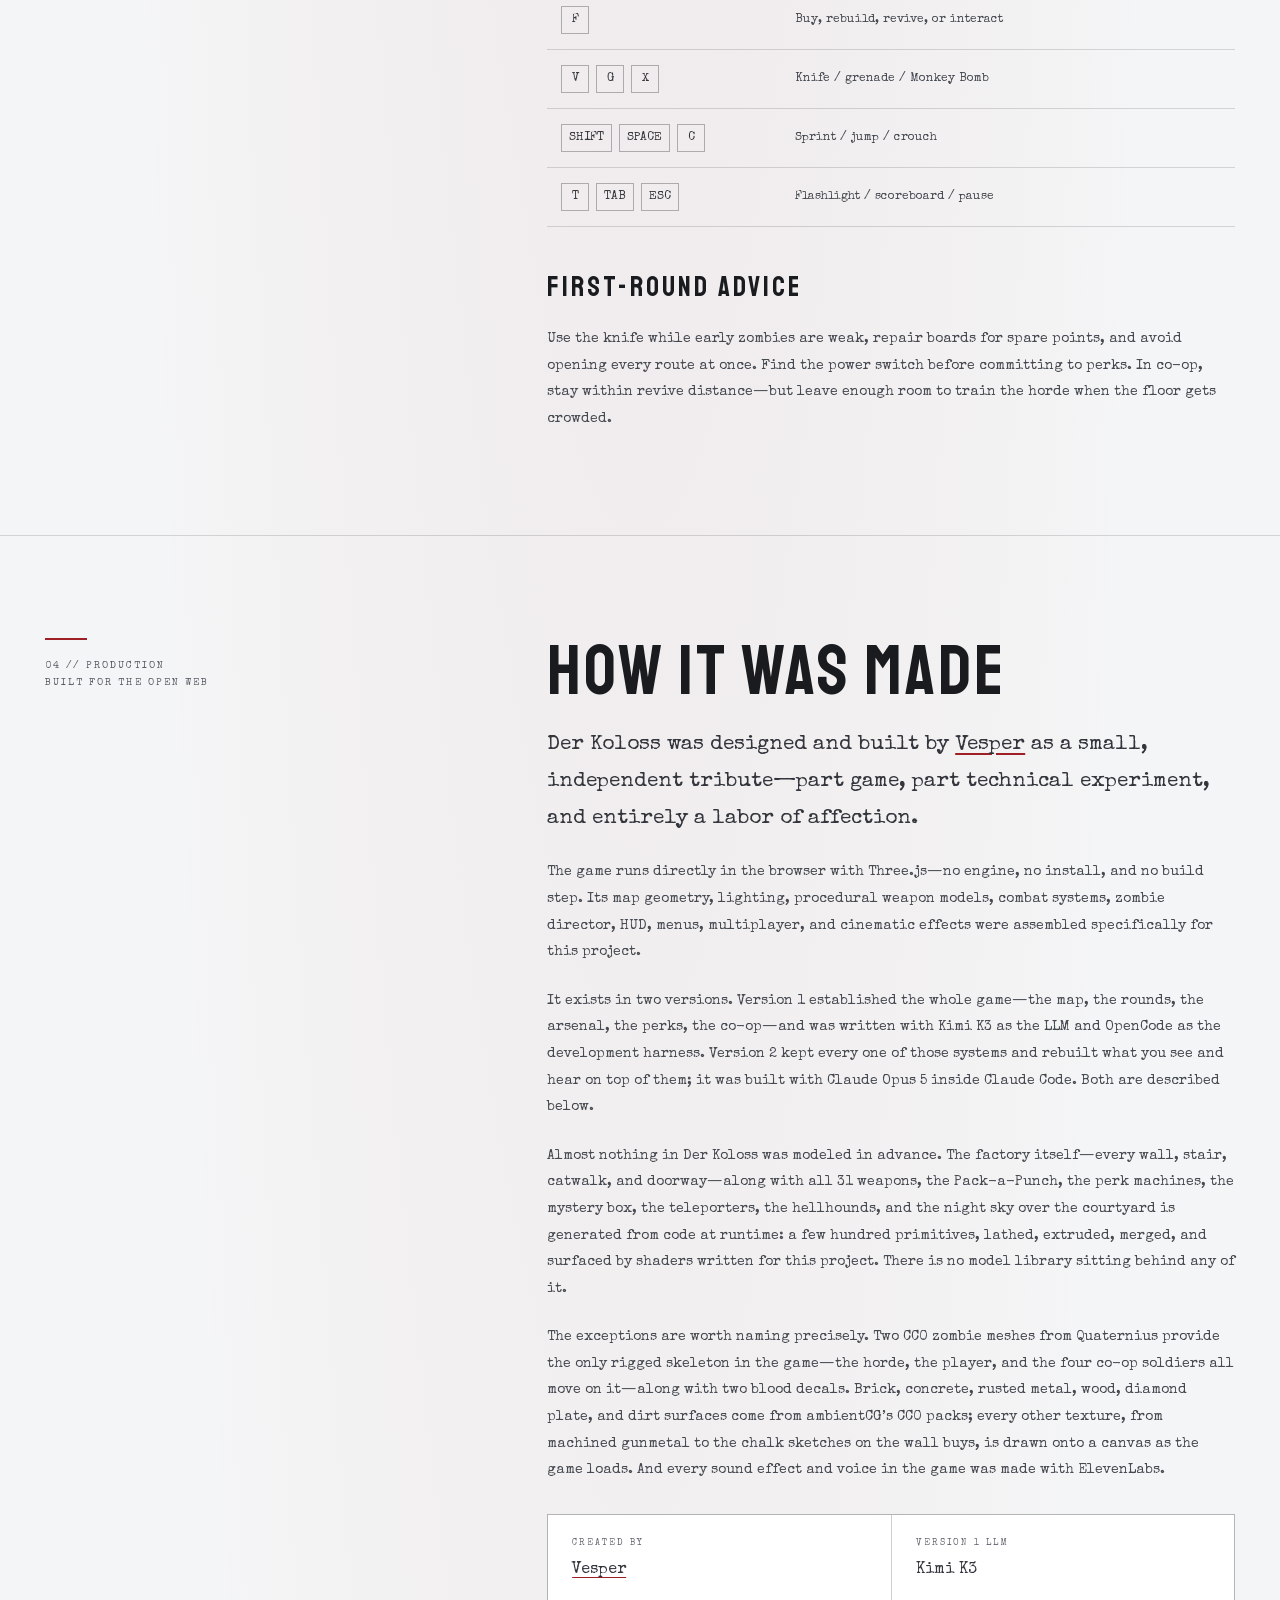
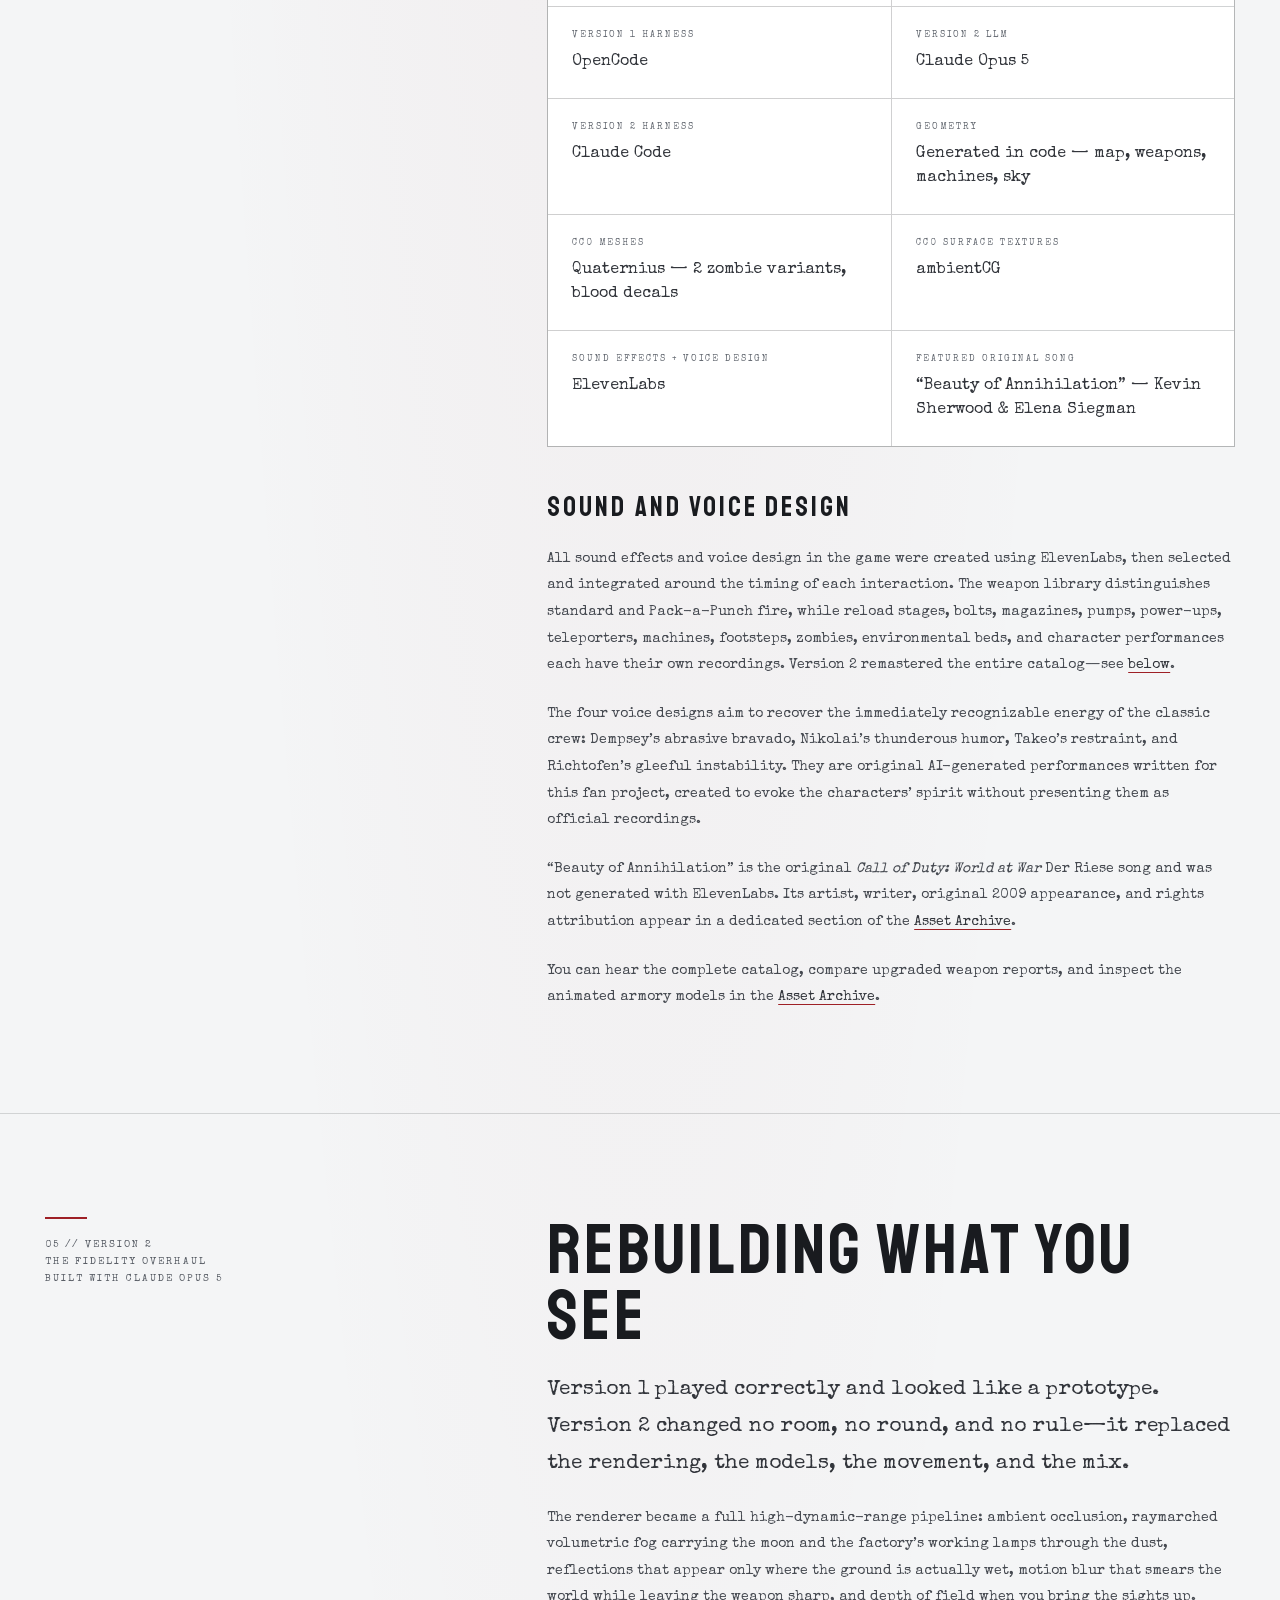
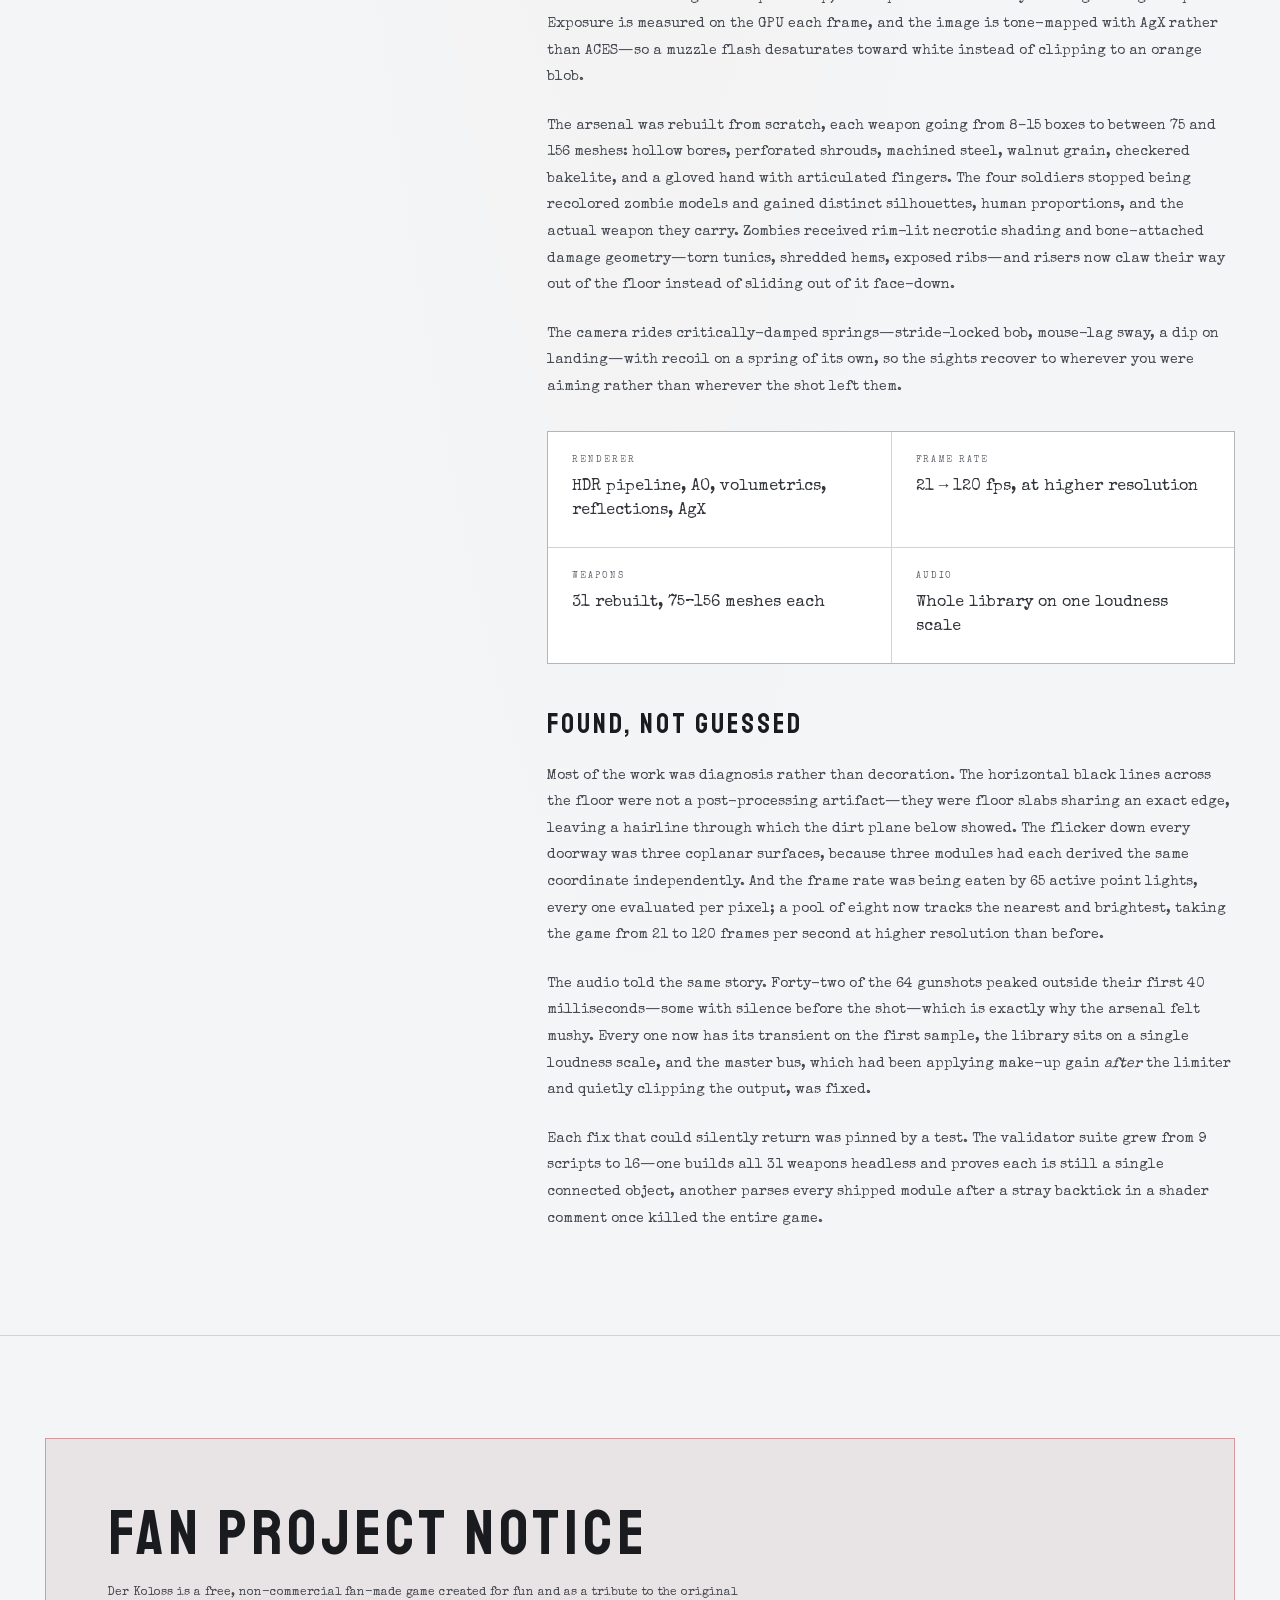
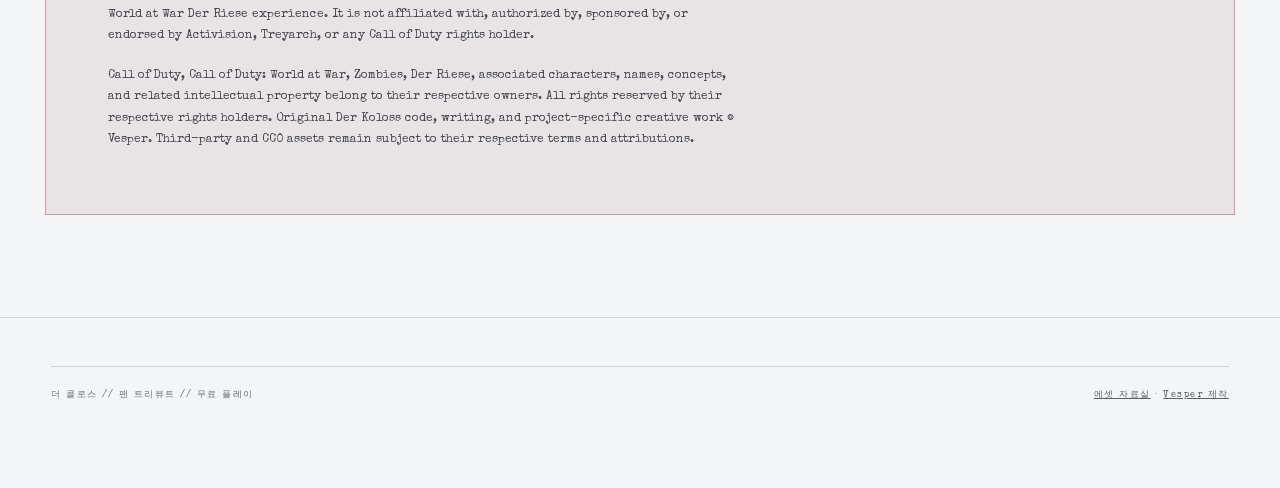
<file: about/index.html>
<!doctype html>
<html lang="ko">
<head>
  <meta charset="utf-8">
  <meta name="google" content="notranslate">
  <meta name="viewport" content="width=device-width, initial-scale=1">
  <meta name="theme-color" content="#07080b">
  <meta name="description" content="데어 리제 좀비 맵에 대한 팬이 만든 무료 트리뷰트, 더 콜로스의 이야기, 조작, 크레딧, 제작 과정을 소개합니다.">
  <meta name="robots" content="index,follow,max-image-preview:large,max-snippet:-1,max-video-preview:-1">
  <title>프로젝트 소개 — 더 콜로스</title>
  <link rel="canonical" href="https://sigco3111.github.io/der-koloss-ce/about/">
  <meta property="og:type" content="website">
  <meta property="og:locale" content="ko_KR">
  <meta property="og:site_name" content="Der Koloss">
  <meta property="og:title" content="프로젝트 소개 — 더 콜로스</meta>
  <meta property="og:description" content="데어 리제 좀비 맵에 대한 팬이 만든 무료 브라우저 트리뷰트, 더 콜로스의 이야기, 조작, 크레딧, 제작 과정을 소개합니다.">
  <meta property="og:url" content="https://sigco3111.github.io/der-koloss-ce/about/">
  <meta property="og:image" content="https://sigco3111.github.io/der-koloss-ce/assets/der-koloss-og-v06-courtyard-rev2-1200x630.png">
  <meta property="og:image:secure_url" content="https://sigco3111.github.io/der-koloss-ce/assets/der-koloss-og-v06-courtyard-rev2-1200x630.png">
  <meta property="og:image:type" content="image/png">
  <meta property="og:image:width" content="1200">
  <meta property="og:image:height" content="630">
  <meta property="og:image:alt" content="업그레이드된 분더바펜으로 무장한 더 콜로스 군인 4명이 좀비 무리에 맞서 공장을 지키는 모습.">
  <meta name="twitter:card" content="summary_large_image">
  <meta name="twitter:title" content="프로젝트 소개 — 더 콜로스</meta>
  <meta name="twitter:description" content="팬이 만든 브라우저 트리뷰트, 더 콜로스의 제작 과정.">
  <meta name="twitter:image" content="https://sigco3111.github.io/der-koloss-ce/assets/der-koloss-og-v06-courtyard-rev2-1200x630.png">
  <meta name="twitter:image:alt" content="더 콜로스 군인 4명이 좀비 무리에 맞서 공장을 지키는 모습.">
  <!-- Fonts self-hosted under /assets/fonts (see LICENSE.txt there). -->
  <link rel="preload" href="/assets/fonts/staatliches-latin.woff2" as="font" type="font/woff2" crossorigin>
  <link rel="preload" href="/assets/fonts/special-elite-latin.woff2" as="font" type="font/woff2" crossorigin>
  <script>
    try {
      document.documentElement.dataset.theme = localStorage.getItem('der-koloss-theme')
        || (matchMedia('(prefers-color-scheme: light)').matches ? 'light' : 'dark');
    } catch (error) { document.documentElement.dataset.theme = 'dark'; }
  </script>
  <link rel="stylesheet" href="../site.css?v=14">
</head>
<body>
  <header class="site-nav">
    <a class="site-brand" href="/" aria-label="더 콜로스 홈">
      <strong class="notranslate" translate="no">더 콜로스</strong><span>콜로수가 깨어난다</span>
    </a>
    <button class="site-menu-toggle" type="button" aria-controls="site-menu" aria-expanded="false" aria-label="네비게이션 메뉴 열기"><span></span><span></span><span></span></button>
    <nav class="site-links" id="site-menu" aria-label="기본 네비게이션">
      <a href="/assets">에셋 자료실</a>
      <a href="/about/" aria-current="page">프로젝트 소개</a>
      <button class="theme-toggle" type="button" aria-label="라이트 테마 사용" aria-pressed="false">
        <span class="theme-toggle-icon theme-toggle-sun" aria-hidden="true">☀</span>
        <span class="theme-toggle-icon theme-toggle-moon" aria-hidden="true">☾</span>
        <span class="theme-toggle-label">라이트</span>
      </button>
      <a class="play-link" href="/">게임 플레이</a>
    </nav>
  </header>

  <main class="site-main">
    <section class="route-hero">
      <div class="site-wrap">
        <p class="eyebrow">Project File // The Colossus Awakens</p>
        <h1>A Love Letter to Der Riese</h1>
        <div class="route-hero-copy">
          <div class="route-index">FILE: K-935<br>CLASS: FAN TRIBUTE</div>
          <p>Der Koloss is a free browser survival game built in tribute to the original World at War Der Riese—the creator’s favorite Call of Duty Zombies map, and a place whose machinery, mystery, and impossible odds still feel unmatched.</p>
        </div>
        <nav class="section-nav" aria-label="About page sections">
          <span>Jump to</span>
          <div class="section-nav-links">
            <a href="#game">The Game</a>
            <a href="#map">The Map</a>
            <a href="#controls">Controls</a>
            <a href="#making-of">Making Of</a>
            <a href="#overhaul">Version 2</a>
            <a href="#legal">Legal</a>
          </div>
        </nav>
      </div>
    </section>

    <section class="section">
      <div class="site-wrap">
        <div class="prose-grid" id="game">
          <aside class="prose-aside"><div class="red-rule"></div>01 // The Game<br>One factory. Four soldiers.<br>As many rounds as you can survive.</aside>
          <div class="prose-body">
            <h2>Survive the Factory</h2>
            <p class="lede">Power the facility. Link the teleporters. Reach the Pack-a-Punch. Then keep moving when the walls begin to close in.</p>
            <p>Der Koloss rebuilds the rhythm of classic round-based Zombies for the browser: start with a sidearm and 500 points, repair barricades, open the factory a room at a time, buy wall weapons, spin the Mystery Box, collect perks, and turn ordinary guns into strange new machines. Every round becomes faster and less forgiving.</p>
            <p>You can play alone, host a private online lobby, or join friends with a short lobby code or invite link. Co-op supports up to four players with in-game voice chat, character selection, revives, shared objectives, and a scoreboard. For experimentation—or a wonderfully unfair victory lap—the cheat menu can grant points, perks, Pack-a-Punched loadouts, wonder weapons, open doors, linked teleporters, or even an empty map to explore in peace.</p>
            <div class="feature-list">
              <div class="feature-item"><span>Modes</span><strong>Solo + four-player online co-op</strong></div>
              <div class="feature-item"><span>Arsenal</span><strong>Wall buys, Mystery Box, wonder weapons</strong></div>
              <div class="feature-item"><span>Systems</span><strong>Perks, power, traps, teleporters, Pack-a-Punch</strong></div>
              <div class="feature-item"><span>Extras</span><strong>Voice chat, characters, custom loadouts, cheat codes</strong></div>
            </div>
          </div>
        </div>

        <div class="prose-grid" id="map">
          <aside class="prose-aside"><div class="red-rule"></div>02 // The Map<br>Waffenfabrik Der Riese<br>Lower Silesia, 1945</aside>
          <div class="prose-body">
            <h2>The Giant’s Shadow</h2>
            <p class="lede">The original Der Riese—“The Giant”—arrived in 2009 and changed Zombies forever by introducing teleporters and the Pack-a-Punch machine.</p>
            <p>Its fiction centers on a secret Group 935 weapons facility: a maze of laboratories, assembly floors, animal testing rooms, electrical traps, and teleportation experiments powered by Element 115. By the time the four soldiers arrive, the research program has collapsed into an undead outbreak and the factory itself has become the enemy.</p>
            <p>Tank Dempsey, Nikolai Belinski, Takeo Masaki, and Edward Richtofen bring four radically different temperaments into that nightmare: the brash Marine, the boisterous Red Army veteran, the disciplined Japanese captain, and the brilliant scientist whose past is tangled through the machinery around them. Der Koloss recreates their combat dynamic through character selection, radio-style voice reactions, revive lines, round calls, Pack-a-Punch remarks, and wonder-weapon discoveries.</p>
            <h3>A Familiar Story, Retold</h3>
            <p>This version is not a scene-for-scene remake. It is an original browser interpretation of that classic factory fantasy—built around the same essential tension between occult science and blunt-force survival. The map’s title, “The Colossus Awakens,” imagines the facility as a dormant war machine: restore its power and you awaken everything still trapped inside.</p>
          </div>
        </div>
      </div>
    </section>

    <section class="section" id="controls">
      <div class="site-wrap">
        <div class="prose-grid">
          <aside class="prose-aside"><div class="red-rule"></div>03 // Field Manual<br>Desktop controls</aside>
          <div class="prose-body">
            <h2>How to Play</h2>
            <p class="lede">Use a modern desktop browser, a keyboard, and a mouse. Click into the battlefield to capture the pointer; press Escape to pause or release it.</p>
            <table class="control-table">
              <thead><tr><th>Input</th><th>Action</th></tr></thead>
              <tbody>
                <tr><td><span class="key">W</span><span class="key">A</span><span class="key">S</span><span class="key">D</span></td><td>Move through the factory</td></tr>
                <tr><td><span class="key">MOUSE</span></td><td>Look and aim</td></tr>
                <tr><td><span class="key">LMB</span> <span class="key">RMB</span> <span class="key">E</span></td><td>Fire / aim down sights (RMB or E)</td></tr>
                <tr><td><span class="key">R</span> <span class="key">I</span></td><td>Reload / inspect weapon</td></tr>
                <tr><td><span class="key">1</span> <span class="key">2</span> <span class="key">Q</span></td><td>Select or swap weapons</td></tr>
                <tr><td><span class="key">F</span></td><td>Buy, rebuild, revive, or interact</td></tr>
                <tr><td><span class="key">V</span> <span class="key">G</span> <span class="key">X</span></td><td>Knife / grenade / Monkey Bomb</td></tr>
                <tr><td><span class="key">SHIFT</span> <span class="key">SPACE</span> <span class="key">C</span></td><td>Sprint / jump / crouch</td></tr>
                <tr><td><span class="key">T</span> <span class="key">TAB</span> <span class="key">ESC</span></td><td>Flashlight / scoreboard / pause</td></tr>
              </tbody>
            </table>
            <h3>First-Round Advice</h3>
            <p>Use the knife while early zombies are weak, repair boards for spare points, and avoid opening every route at once. Find the power switch before committing to perks. In co-op, stay within revive distance—but leave enough room to train the horde when the floor gets crowded.</p>
          </div>
        </div>
      </div>
    </section>

    <section class="section" id="making-of">
      <div class="site-wrap">
        <div class="prose-grid">
          <aside class="prose-aside"><div class="red-rule"></div>04 // Production<br>Built for the open web</aside>
          <div class="prose-body">
            <h2>How It Was Made</h2>
            <p class="lede">Der Koloss was designed and built by <a href="https://vesper.inc/" rel="noopener">Vesper</a> as a small, independent tribute—part game, part technical experiment, and entirely a labor of affection.</p>
            <p>The game runs directly in the browser with Three.js—no engine, no install, and no build step. Its map geometry, lighting, procedural weapon models, combat systems, zombie director, HUD, menus, multiplayer, and cinematic effects were assembled specifically for this project.</p>
            <p>It exists in two versions. Version 1 established the whole game—the map, the rounds, the arsenal, the perks, the co-op—and was written with Kimi K3 as the LLM and OpenCode as the development harness. Version 2 kept every one of those systems and rebuilt what you see and hear on top of them; it was built with Claude Opus 5 inside Claude Code. Both are described below.</p>
            <p>Almost nothing in Der Koloss was modeled in advance. The factory itself—every wall, stair, catwalk, and doorway—along with all 31 weapons, the Pack-a-Punch, the perk machines, the mystery box, the teleporters, the hellhounds, and the night sky over the courtyard is generated from code at runtime: a few hundred primitives, lathed, extruded, merged, and surfaced by shaders written for this project. There is no model library sitting behind any of it.</p>
            <p>The exceptions are worth naming precisely. Two CC0 zombie meshes from Quaternius provide the only rigged skeleton in the game—the horde, the player, and the four co-op soldiers all move on it—along with two blood decals. Brick, concrete, rusted metal, wood, diamond plate, and dirt surfaces come from ambientCG’s CC0 packs; every other texture, from machined gunmetal to the chalk sketches on the wall buys, is drawn onto a canvas as the game loads. And every sound effect and voice in the game was made with ElevenLabs.</p>
            <div class="credit-list">
              <div class="credit-item"><span>Created by</span><strong><a href="https://vesper.inc/" rel="noopener">Vesper</a></strong></div>
              <div class="credit-item"><span>Version 1 LLM</span><strong>Kimi K3</strong></div>
              <div class="credit-item"><span>Version 1 harness</span><strong>OpenCode</strong></div>
              <div class="credit-item"><span>Version 2 LLM</span><strong>Claude Opus 5</strong></div>
              <div class="credit-item"><span>Version 2 harness</span><strong>Claude Code</strong></div>
              <div class="credit-item"><span>Geometry</span><strong>Generated in code — map, weapons, machines, sky</strong></div>
              <div class="credit-item"><span>CC0 meshes</span><strong>Quaternius — 2 zombie variants, blood decals</strong></div>
              <div class="credit-item"><span>CC0 surface textures</span><strong>ambientCG</strong></div>
              <div class="credit-item"><span>Sound effects + voice design</span><strong>ElevenLabs</strong></div>
              <div class="credit-item"><span>Featured original song</span><strong>“Beauty of Annihilation” — Kevin Sherwood &amp; Elena Siegman</strong></div>
            </div>
            <h3>Sound and Voice Design</h3>
            <p>All sound effects and voice design in the game were created using ElevenLabs, then selected and integrated around the timing of each interaction. The weapon library distinguishes standard and Pack-a-Punch fire, while reload stages, bolts, magazines, pumps, power-ups, teleporters, machines, footsteps, zombies, environmental beds, and character performances each have their own recordings. Version 2 remastered the entire catalog—see <a href="#overhaul">below</a>.</p>
            <p>The four voice designs aim to recover the immediately recognizable energy of the classic crew: Dempsey’s abrasive bravado, Nikolai’s thunderous humor, Takeo’s restraint, and Richtofen’s gleeful instability. They are original AI-generated performances written for this fan project, created to evoke the characters’ spirit without presenting them as official recordings.</p>
            <p>“Beauty of Annihilation” is the original <cite>Call of Duty: World at War</cite> Der Riese song and was not generated with ElevenLabs. Its artist, writer, original 2009 appearance, and rights attribution appear in a dedicated section of the <a href="/assets#original-music">Asset Archive</a>.</p>
            <p>You can hear the complete catalog, compare upgraded weapon reports, and inspect the animated armory models in the <a href="/assets">Asset Archive</a>.</p>
          </div>
        </div>
      </div>
    </section>

    <section class="section" id="overhaul">
      <div class="site-wrap">
        <div class="prose-grid">
          <aside class="prose-aside"><div class="red-rule"></div>05 // Version 2<br>The fidelity overhaul<br>Built with Claude Opus 5</aside>
          <div class="prose-body">
            <h2>Rebuilding What You See</h2>
            <p class="lede">Version 1 played correctly and looked like a prototype. Version 2 changed no room, no round, and no rule—it replaced the rendering, the models, the movement, and the mix.</p>
            <p>The renderer became a full high-dynamic-range pipeline: ambient occlusion, raymarched volumetric fog carrying the moon and the factory’s working lamps through the dust, reflections that appear only where the ground is actually wet, motion blur that smears the world while leaving the weapon sharp, and depth of field when you bring the sights up. Exposure is measured on the GPU each frame, and the image is tone-mapped with AgX rather than ACES—so a muzzle flash desaturates toward white instead of clipping to an orange blob.</p>
            <p>The arsenal was rebuilt from scratch, each weapon going from 8–15 boxes to between 75 and 156 meshes: hollow bores, perforated shrouds, machined steel, walnut grain, checkered bakelite, and a gloved hand with articulated fingers. The four soldiers stopped being recolored zombie models and gained distinct silhouettes, human proportions, and the actual weapon they carry. Zombies received rim-lit necrotic shading and bone-attached damage geometry—torn tunics, shredded hems, exposed ribs—and risers now claw their way out of the floor instead of sliding out of it face-down.</p>
            <p>The camera rides critically-damped springs—stride-locked bob, mouse-lag sway, a dip on landing—with recoil on a spring of its own, so the sights recover to wherever you were aiming rather than wherever the shot left them.</p>
            <div class="feature-list">
              <div class="feature-item"><span>Renderer</span><strong>HDR pipeline, AO, volumetrics, reflections, AgX</strong></div>
              <div class="feature-item"><span>Frame rate</span><strong>21 → 120 fps, at higher resolution</strong></div>
              <div class="feature-item"><span>Weapons</span><strong>31 rebuilt, 75–156 meshes each</strong></div>
              <div class="feature-item"><span>Audio</span><strong>Whole library on one loudness scale</strong></div>
            </div>
            <h3>Found, Not Guessed</h3>
            <p>Most of the work was diagnosis rather than decoration. The horizontal black lines across the floor were not a post-processing artifact—they were floor slabs sharing an exact edge, leaving a hairline through which the dirt plane below showed. The flicker down every doorway was three coplanar surfaces, because three modules had each derived the same coordinate independently. And the frame rate was being eaten by 65 active point lights, every one evaluated per pixel; a pool of eight now tracks the nearest and brightest, taking the game from 21 to 120 frames per second at higher resolution than before.</p>
            <p>The audio told the same story. Forty-two of the 64 gunshots peaked outside their first 40 milliseconds—some with silence before the shot—which is exactly why the arsenal felt mushy. Every one now has its transient on the first sample, the library sits on a single loudness scale, and the master bus, which had been applying make-up gain <em>after</em> the limiter and quietly clipping the output, was fixed.</p>
            <p>Each fix that could silently return was pinned by a test. The validator suite grew from 9 scripts to 16—one builds all 31 weapons headless and proves each is still a single connected object, another parses every shipped module after a stray backtick in a shader comment once killed the entire game.</p>
          </div>
        </div>
      </div>
    </section>

    <section class="section" id="legal">
      <div class="site-wrap">
        <div class="legal-block">
          <h2>Fan Project Notice</h2>
          <p>Der Koloss is a free, non-commercial fan-made game created for fun and as a tribute to the original World at War Der Riese experience. It is not affiliated with, authorized by, sponsored by, or endorsed by Activision, Treyarch, or any Call of Duty rights holder.</p>
          <p>Call of Duty, Call of Duty: World at War, Zombies, Der Riese, associated characters, names, concepts, and related intellectual property belong to their respective owners. All rights reserved by their respective rights holders. Original Der Koloss code, writing, and project-specific creative work © Vesper. Third-party and CC0 assets remain subject to their respective terms and attributions.</p>
        </div>
      </div>
    </section>
  </main>

  <footer class="site-footer">
    <div class="site-footer-inner">
      <span>더 콜로스 // 팬 트리뷰트 // 무료 플레이</span>
      <span><a href="/assets">에셋 자료실</a> · <a href="https://vesper.inc/" rel="noopener">Vesper 제작</a></span>
    </div>
  </footer>
  <script type="module" src="../js/site-chrome.js?v=9"></script>
</body>
</html>
</file>
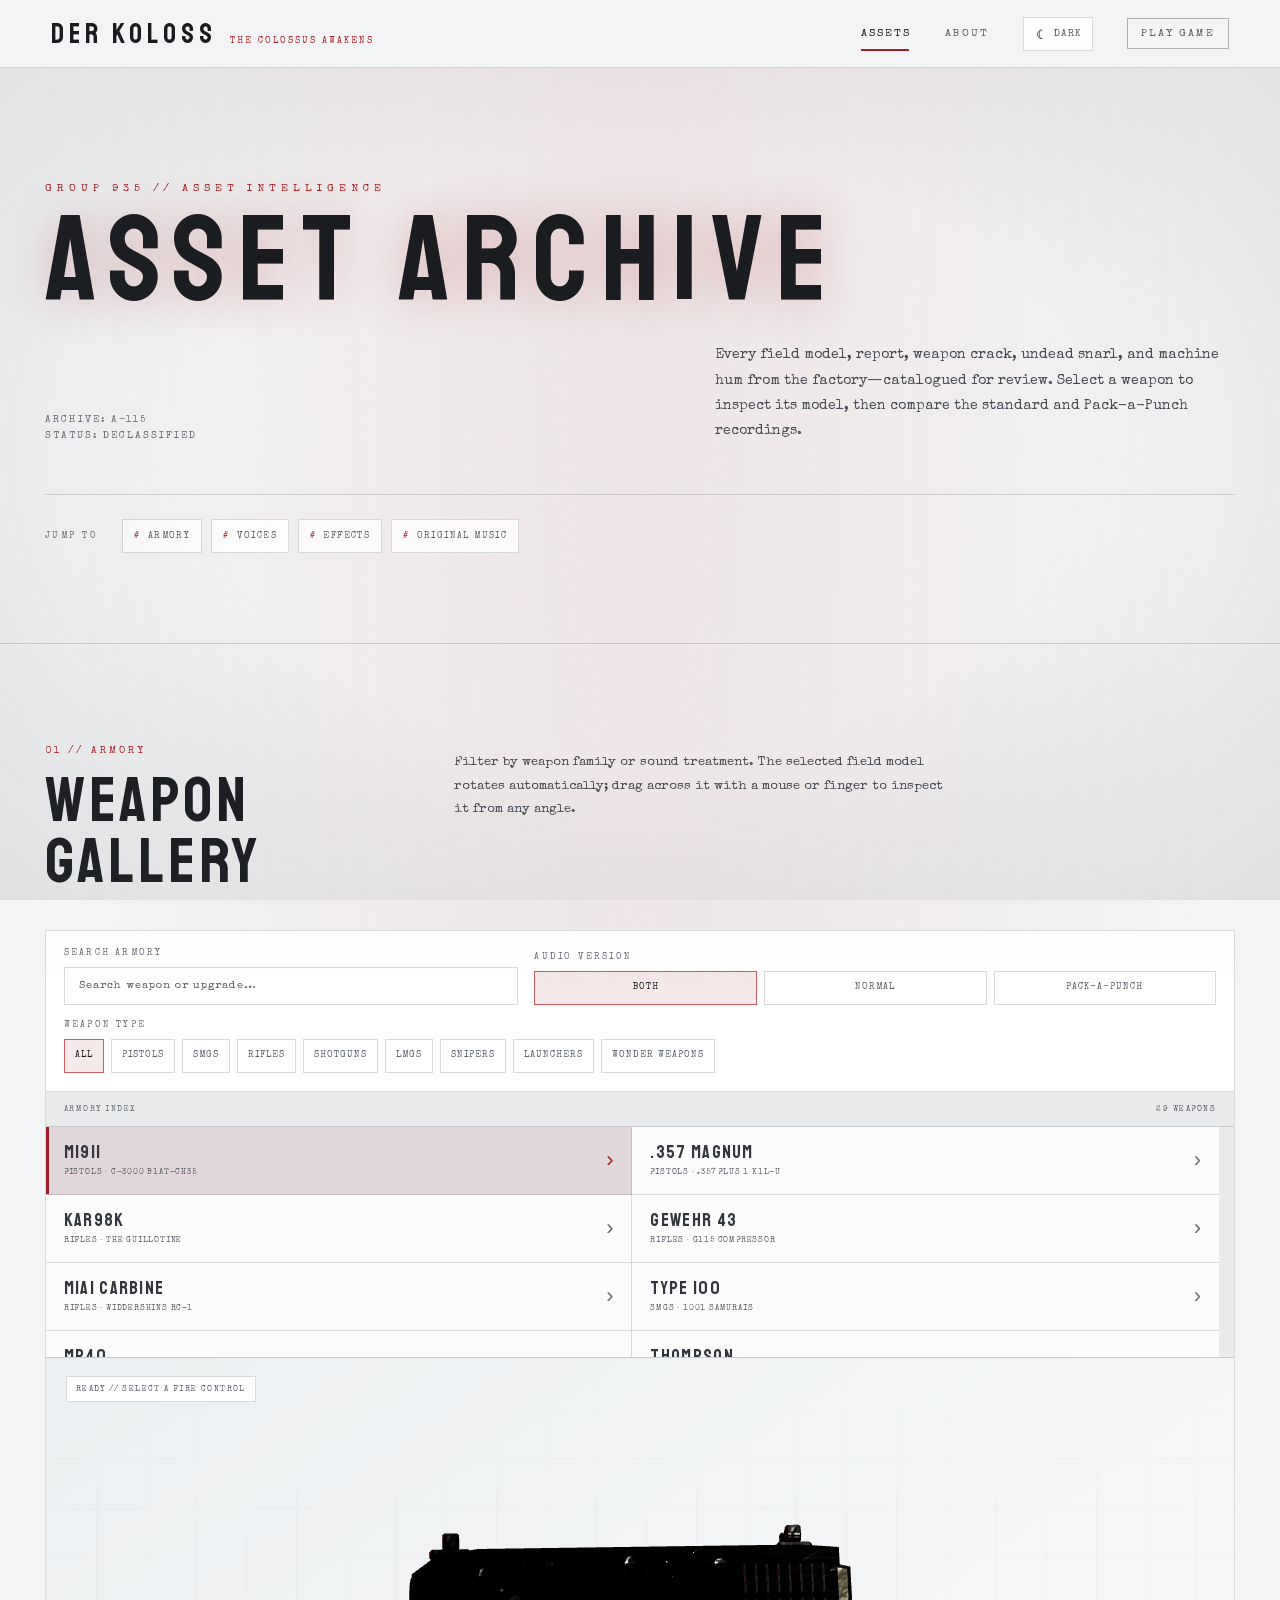
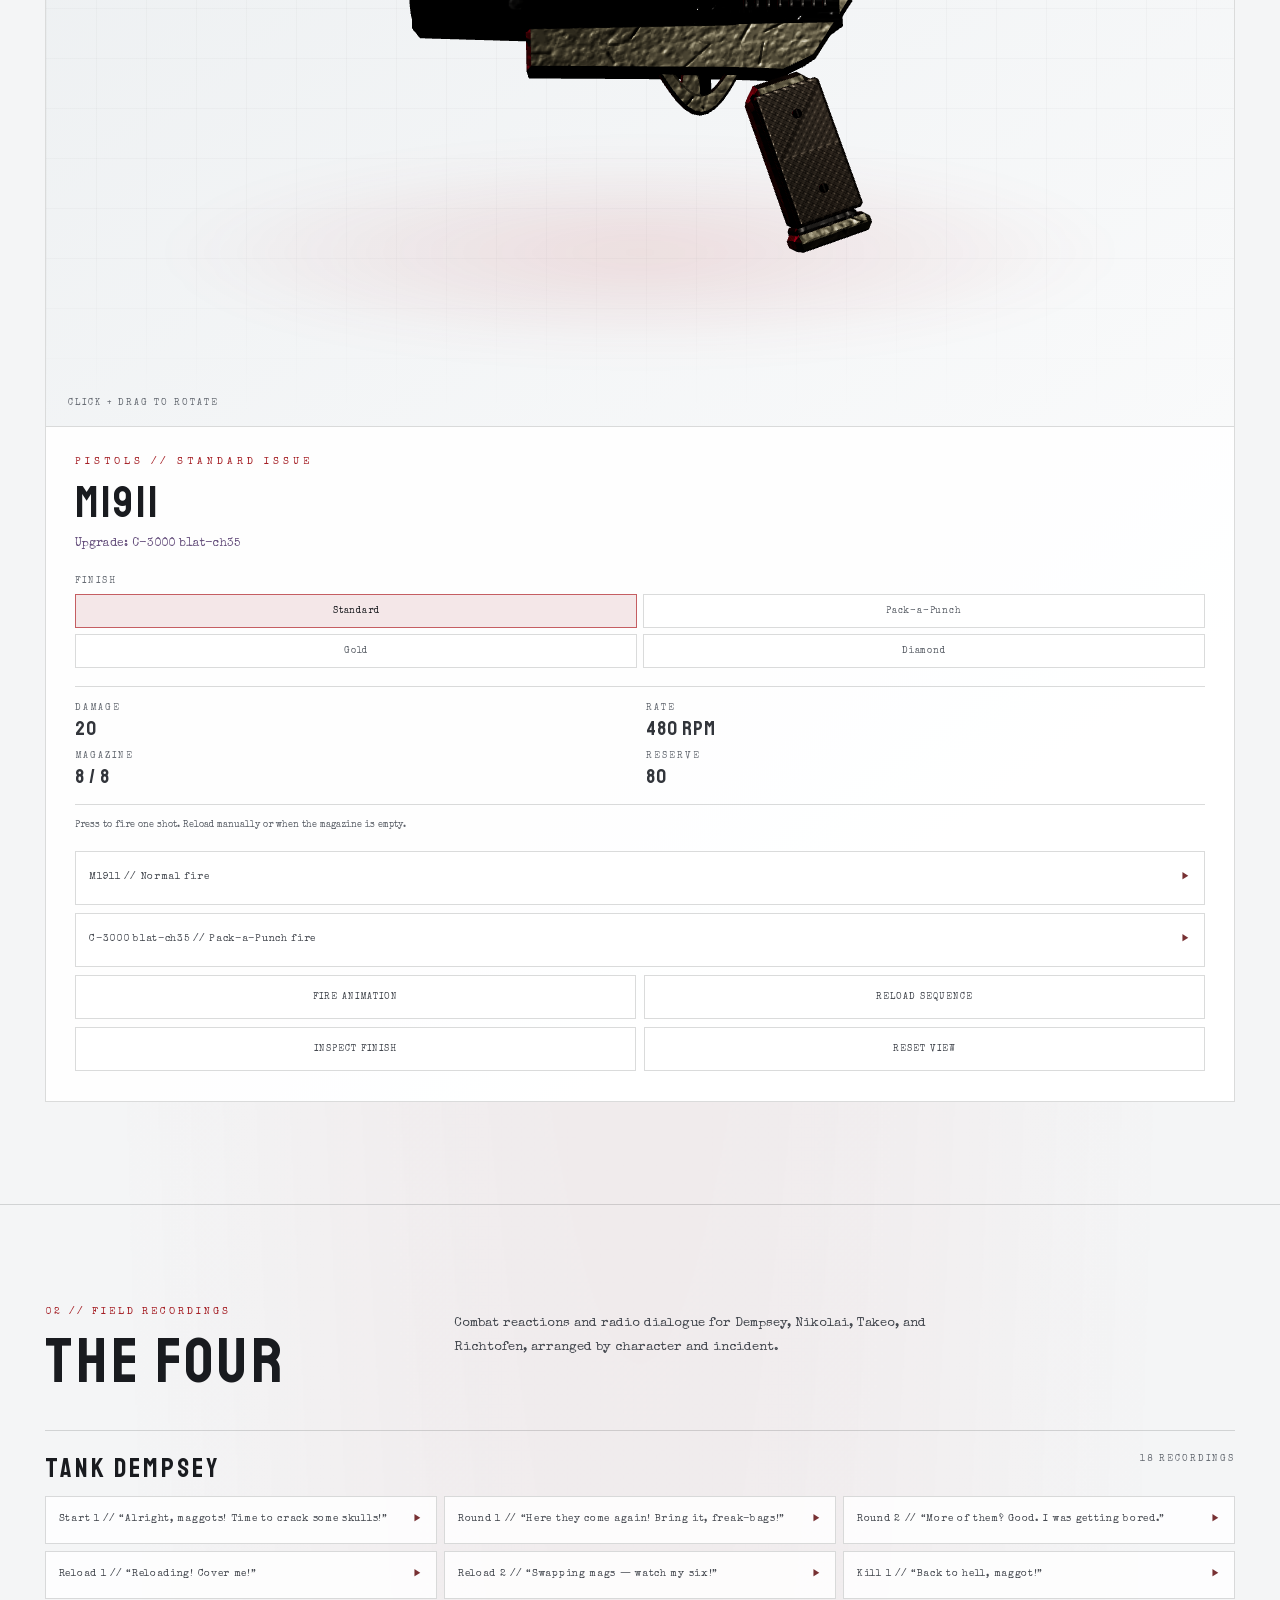
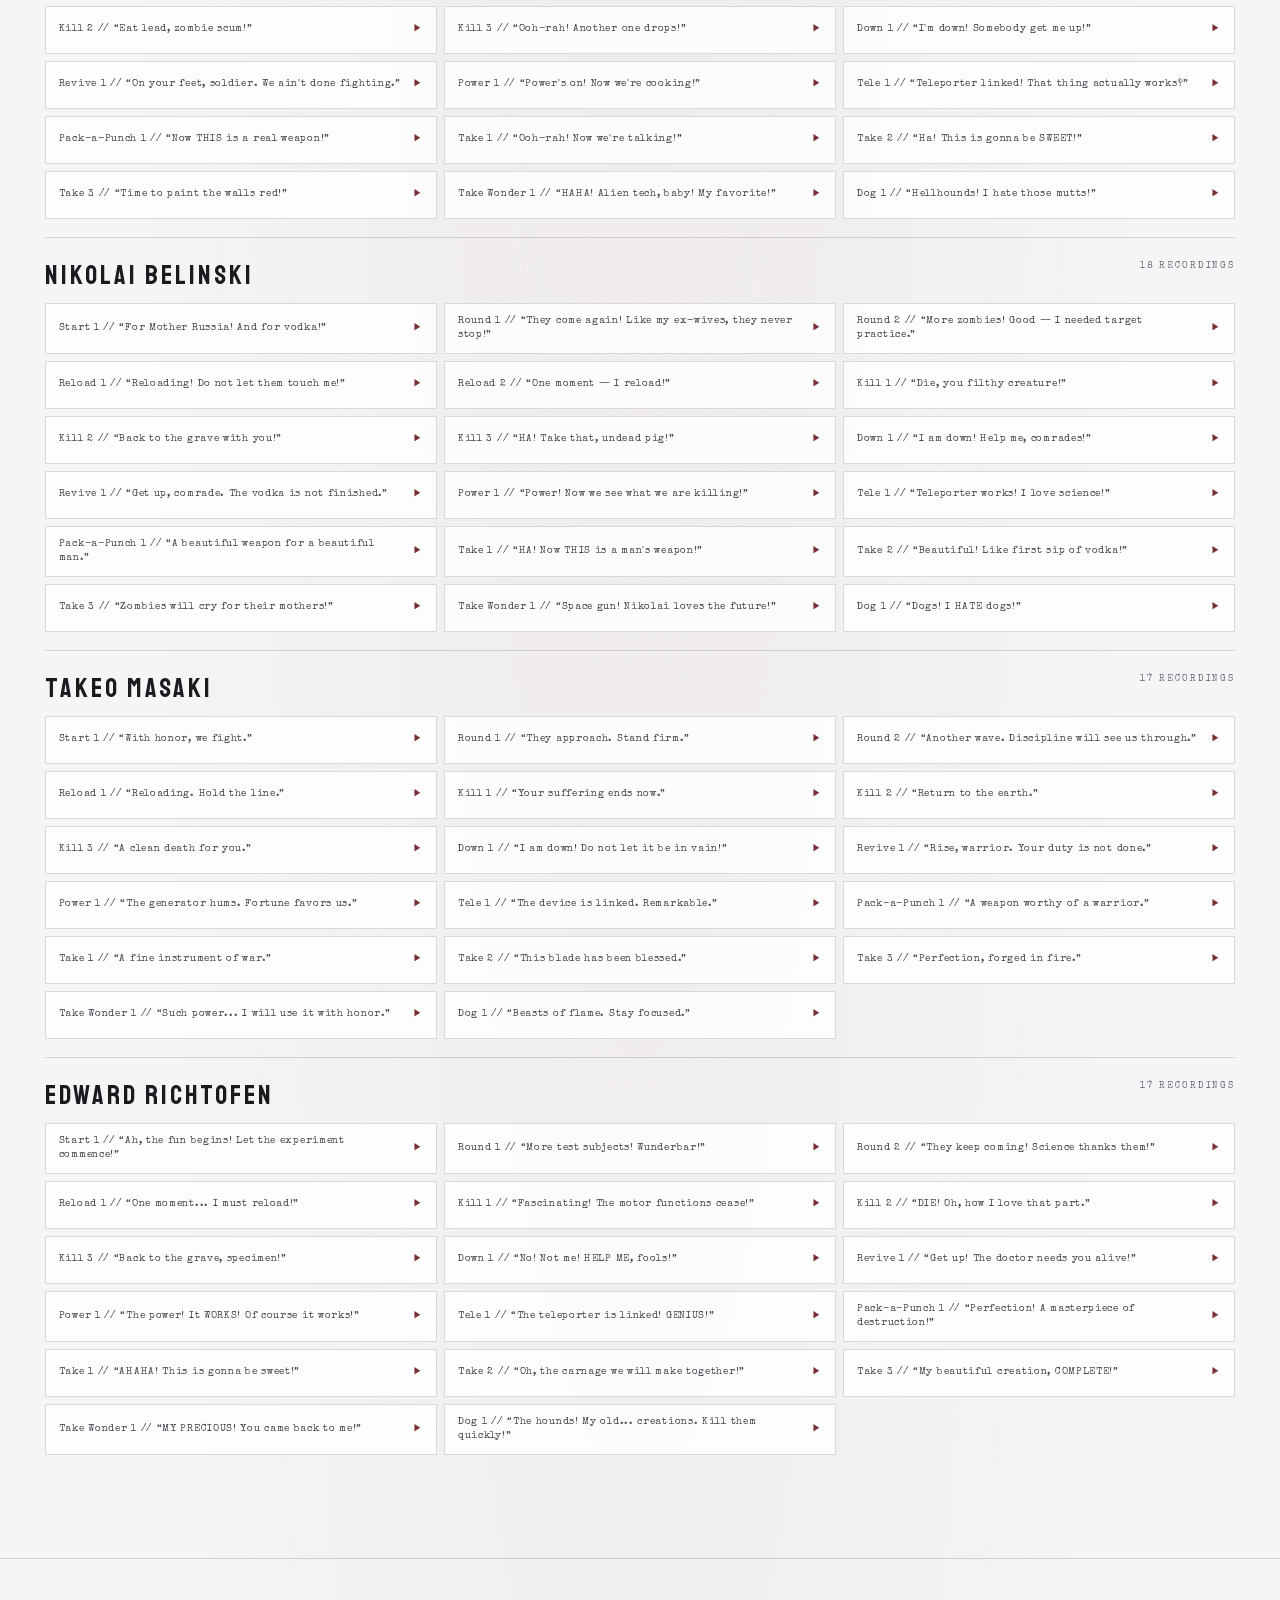
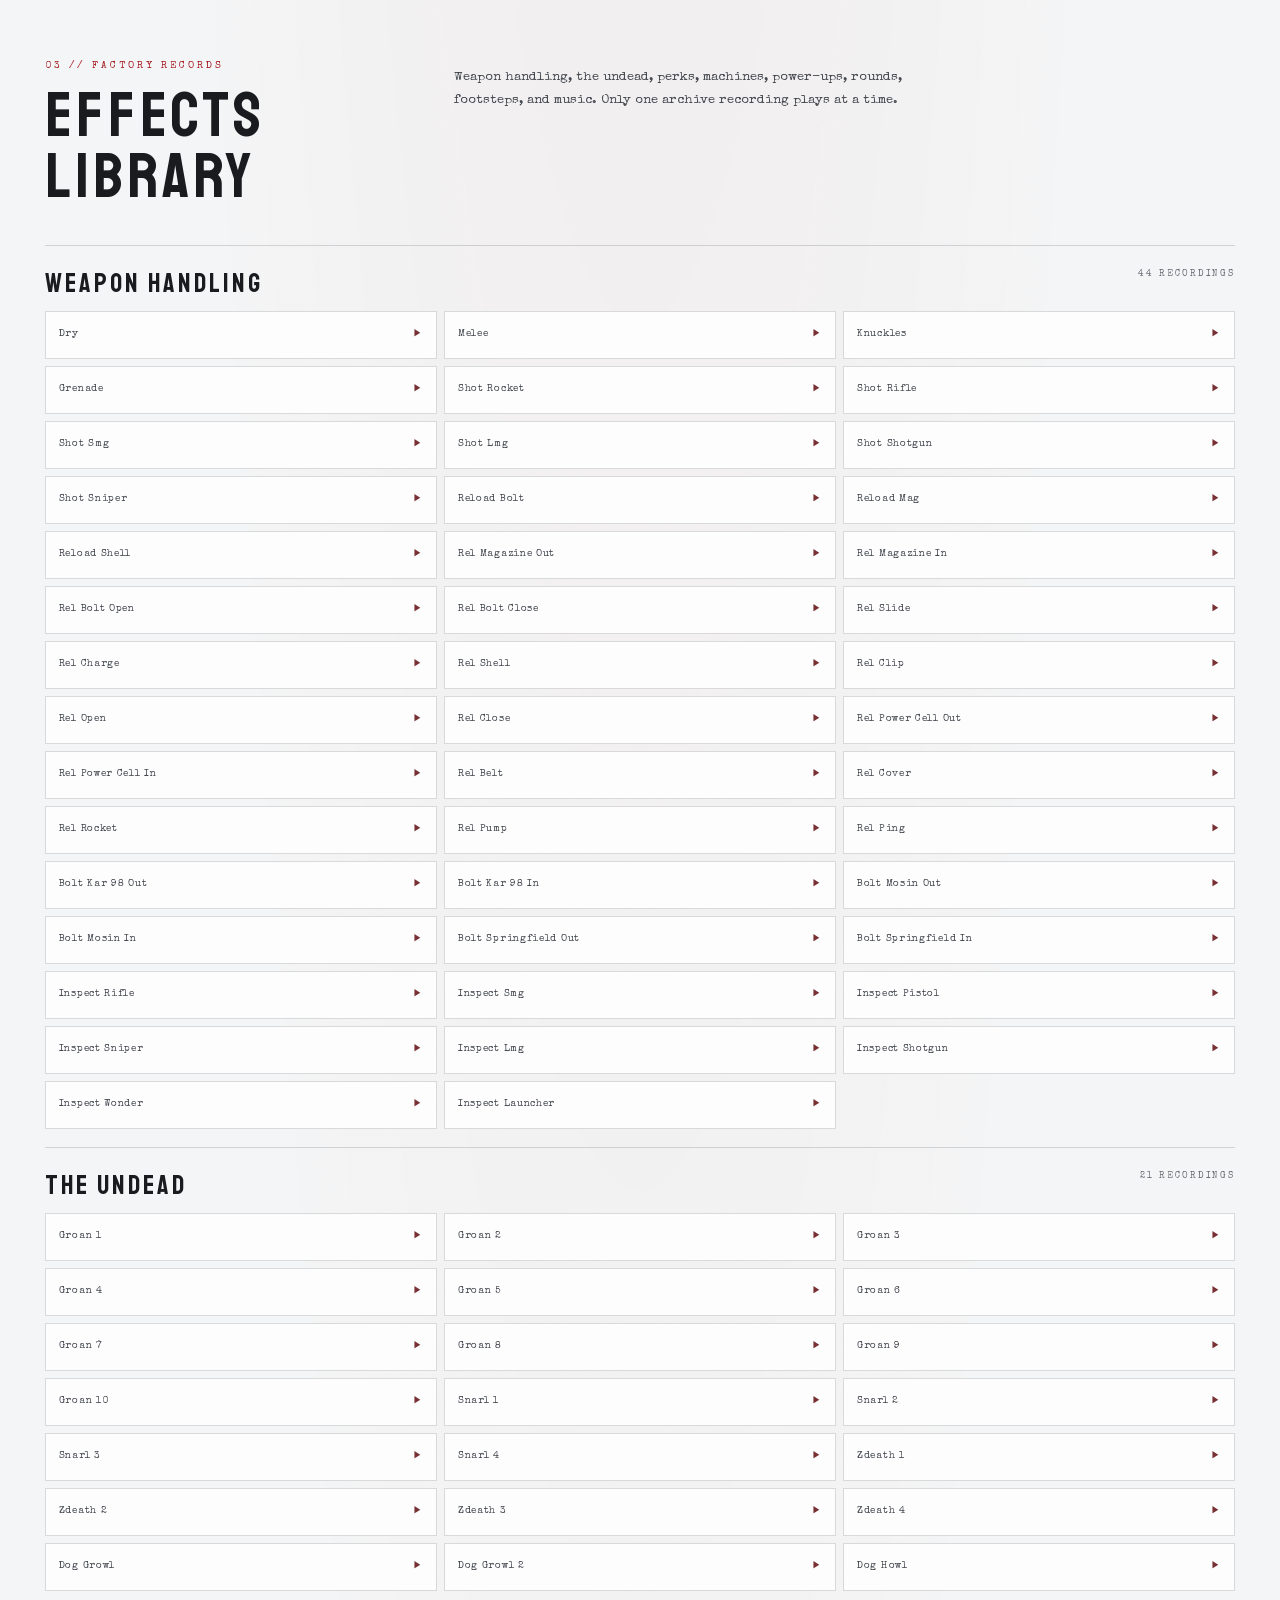
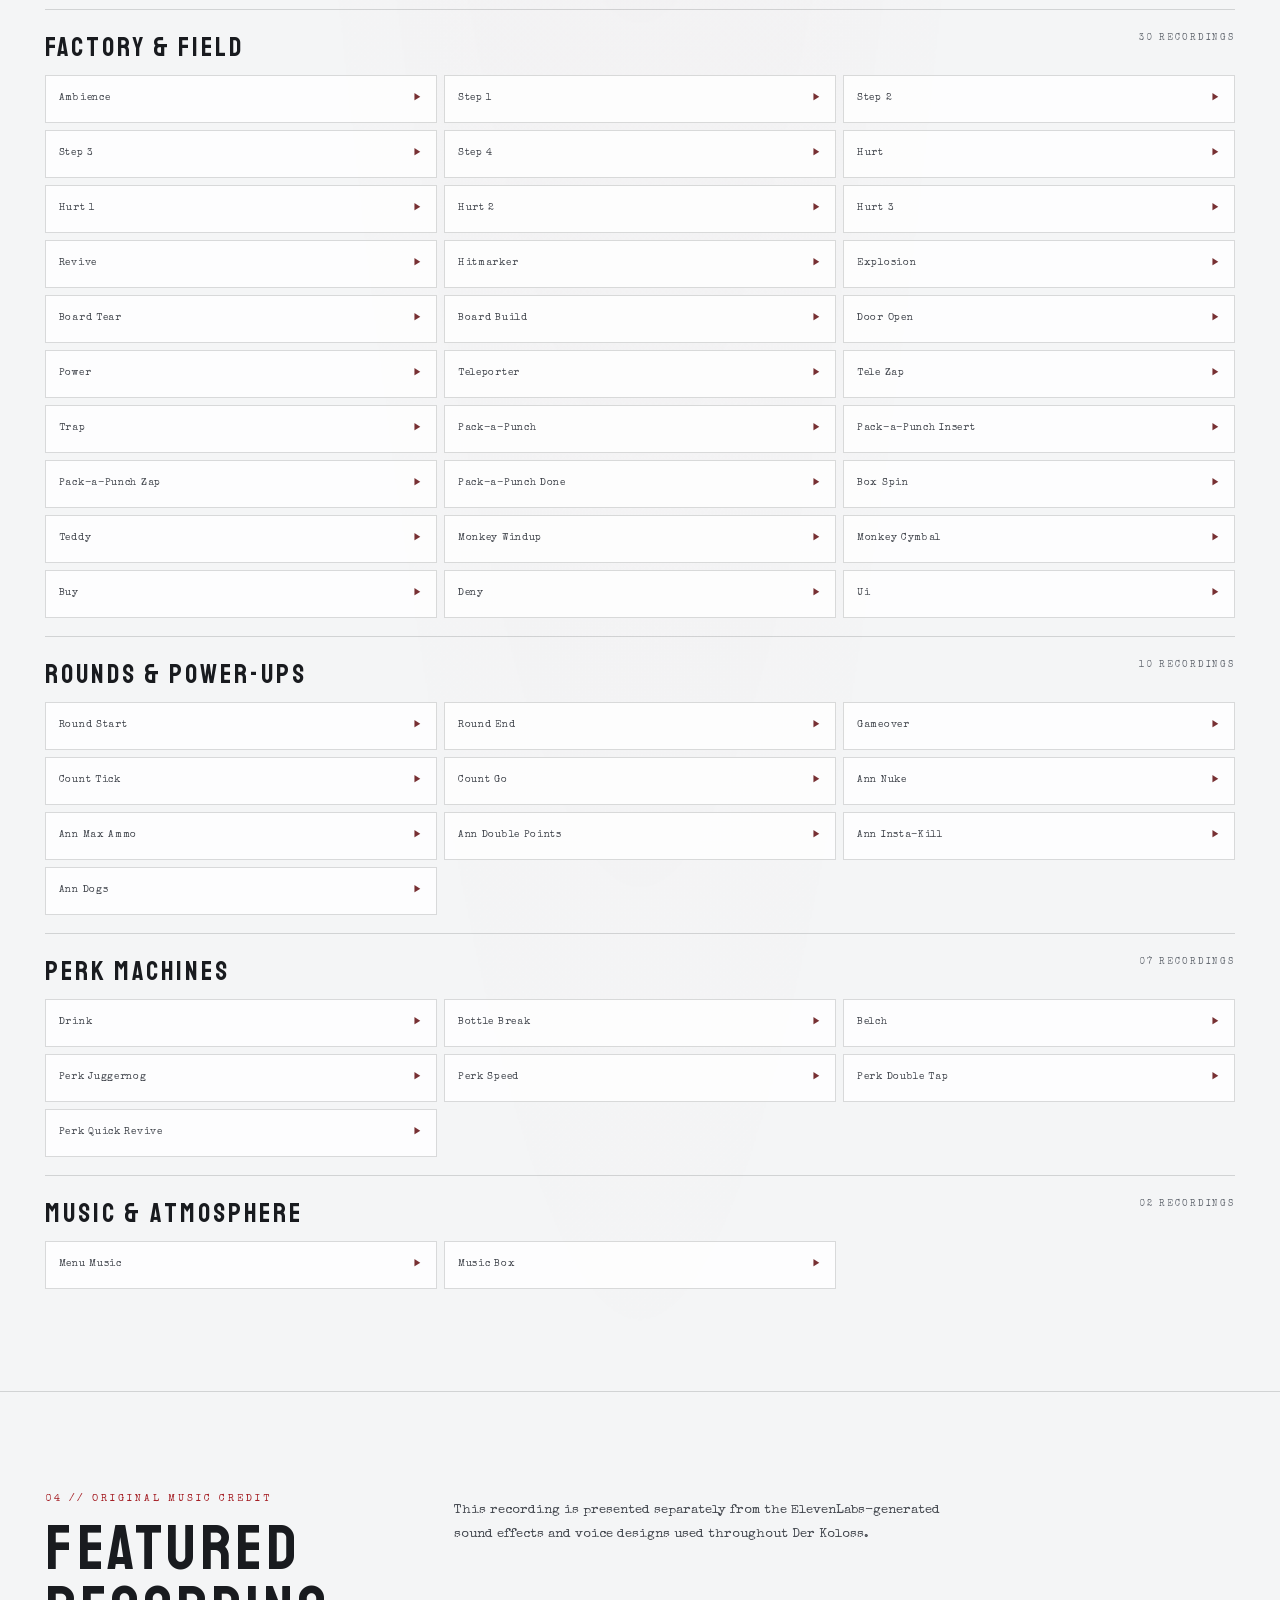
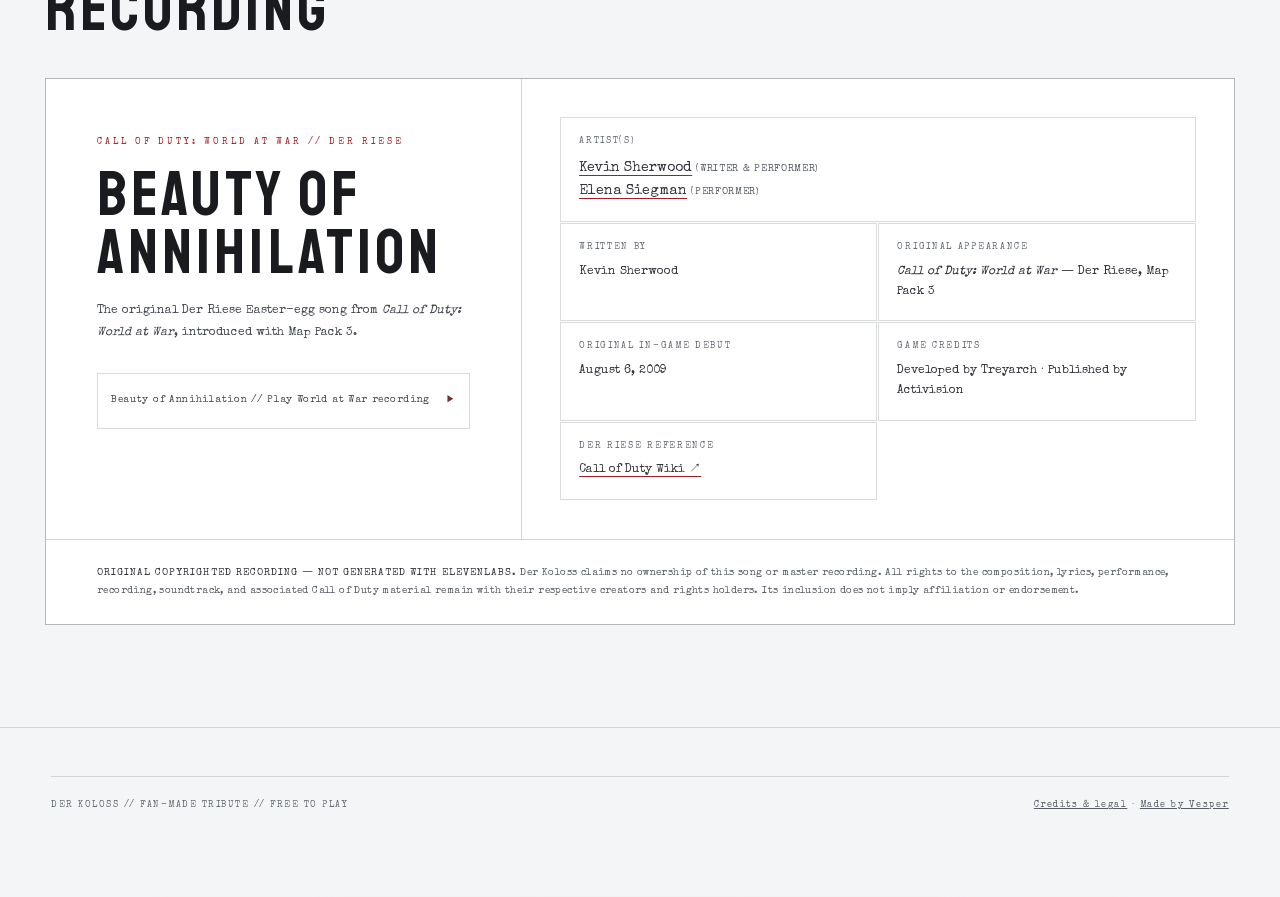
<file: assets/index.html>
<!doctype html>
<html lang="ko">
<head>
  <meta charset="utf-8">
  <meta name="google" content="notranslate">
  <meta name="viewport" content="width=device-width, initial-scale=1">
  <meta name="theme-color" content="#07080b">
  <meta name="description" content="더 콜로스의 3D 무기 모델, 캐릭터 음성, 적 음성, 특전, 배경음악, 환경 자산을 탐험하세요.">
  <meta name="robots" content="index,follow,max-image-preview:large,max-snippet:-1,max-video-preview:-1">
  <title>에셋 자료실 — 더 콜로스</title>
  <link rel="canonical" href="https://sigco3111.github.io/der-koloss-ce/assets">
  <meta property="og:type" content="website">
  <meta property="og:locale" content="ko_KR">
  <meta property="og:site_name" content="Der Koloss">
  <meta property="og:title" content="에셋 자료실 — 더 콜로스</title>
  <meta property="og:description" content="더 콜로스의 3D 무기 모델, 캐릭터 음성, 적, 파워업, 특전, 배경음악, 기계, 환경 자산을 탐험하세요.">
  <meta property="og:url" content="https://sigco3111.github.io/der-koloss-ce/assets">
  <meta property="og:image" content="https://sigco3111.github.io/der-koloss-ce/assets/der-koloss-og-v06-courtyard-rev2-1200x630.png">
  <meta property="og:image:secure_url" content="https://sigco3111.github.io/der-koloss-ce/assets/der-koloss-og-v06-courtyard-rev2-1200x630.png">
  <meta property="og:image:type" content="image/png">
  <meta property="og:image:width" content="1200">
  <meta property="og:image:height" content="630">
  <meta property="og:image:alt" content="업그레이드된 분더바펜으로 무장한 더 콜로스 군인 4명이 좀비 무리에 맞서 공장을 지키는 모습.">
  <meta name="twitter:card" content="summary_large_image">
  <meta name="twitter:title" content="에셋 자료실 — 더 콜로스</title>
  <meta name="twitter:description" content="Explore the 3D weapons, voices, enemies, power-ups, music, machines, and environmental assets of Der Koloss.">
  <meta name="twitter:image" content="https://www.derkoloss.com/assets/der-koloss-og-v06-courtyard-rev2-1200x630.png">
  <meta name="twitter:image:alt" content="Four Der Koloss soldiers defend the factory against a zombie horde.">
  <!-- Fonts self-hosted under /assets/fonts (see LICENSE.txt there). -->
  <link rel="preload" href="/assets/fonts/staatliches-latin.woff2" as="font" type="font/woff2" crossorigin>
  <link rel="preload" href="/assets/fonts/special-elite-latin.woff2" as="font" type="font/woff2" crossorigin>
  <script>
    try {
      document.documentElement.dataset.theme = localStorage.getItem('der-koloss-theme')
        || (matchMedia('(prefers-color-scheme: light)').matches ? 'light' : 'dark');
    } catch (error) { document.documentElement.dataset.theme = 'dark'; }
  </script>
  <link rel="stylesheet" href="../site.css?v=14">
  <script type="importmap">{ "imports": { "three": "../vendor/three.module.js" } }</script>
</head>
<body>
  <header class="site-nav">
    <a class="site-brand" href="/" aria-label="Der Koloss home">
      <strong class="notranslate" translate="no">DER KOLOSS</strong><span>THE COLOSSUS AWAKENS</span>
    </a>
    <button class="site-menu-toggle" type="button" aria-controls="site-menu" aria-expanded="false" aria-label="Open navigation menu"><span></span><span></span><span></span></button>
    <nav class="site-links" id="site-menu" aria-label="Primary navigation">
      <a href="/assets" aria-current="page">Assets</a>
      <a href="/about/">About</a>
      <button class="theme-toggle" type="button" aria-label="Use light theme" aria-pressed="false">
        <span class="theme-toggle-icon theme-toggle-sun" aria-hidden="true">☀</span>
        <span class="theme-toggle-icon theme-toggle-moon" aria-hidden="true">☾</span>
        <span class="theme-toggle-label">Light</span>
      </button>
      <a class="play-link" href="/">Play game</a>
    </nav>
  </header>

  <main class="site-main">
    <section class="route-hero">
      <div class="site-wrap">
        <p class="eyebrow">Group 935 // Asset Intelligence</p>
        <h1>Asset Archive</h1>
        <div class="route-hero-copy">
          <div class="route-index">ARCHIVE: A-115<br>STATUS: DECLASSIFIED</div>
          <p>Every field model, report, weapon crack, undead snarl, and machine hum from the factory—catalogued for review. Select a weapon to inspect its model, then compare the standard and Pack-a-Punch recordings.</p>
        </div>
        <nav class="section-nav" aria-label="Asset archive sections">
          <span>Jump to</span>
          <div class="section-nav-links">
            <a href="#weapons">Armory</a>
            <a href="#voices">Voices</a>
            <a href="#effects">Effects</a>
            <a href="#original-music">Original Music</a>
          </div>
        </nav>
      </div>
    </section>

    <section class="section" id="weapons">
      <div class="site-wrap">
        <div class="section-heading">
          <div>
            <span class="section-no">01 // ARMORY</span>
            <h2>Weapon Gallery</h2>
          </div>
          <p>Filter by weapon family or sound treatment. The selected field model rotates automatically; drag across it with a mouse or finger to inspect it from any angle.</p>
        </div>

        <div class="armory-browser">
          <aside class="archive-sidebar" aria-label="Browse weapons">
            <div class="archive-controls" aria-label="Weapon filters">
              <label class="filter-group filter-search">
                <span class="filter-label">SEARCH ARMORY</span>
                <input id="weapon-search" class="archive-search" type="search" placeholder="Search weapon or upgrade…" aria-label="Search weapons" autocomplete="off">
              </label>
              <div class="filter-group">
                <span class="filter-label">AUDIO VERSION</span>
                <div class="filter-set" id="variant-filters">
                  <button class="variant-button active" data-variant="both" type="button" aria-pressed="true">Both</button>
                  <button class="variant-button" data-variant="normal" type="button" aria-pressed="false">Normal</button>
                  <button class="variant-button" data-variant="pap" type="button" aria-pressed="false">Pack-a-Punch</button>
                </div>
              </div>
              <div class="filter-group filter-group-classes">
                <span class="filter-label">WEAPON TYPE</span>
                <div class="filter-set" id="class-filters"></div>
              </div>
            </div>
            <div class="archive-results-head">
              <span>ARMORY INDEX</span>
              <strong id="weapon-result-count">0 WEAPONS</strong>
            </div>
            <div class="weapon-grid" id="weapon-grid" role="listbox" aria-label="Weapons"></div>
            <div class="empty-state" id="weapon-empty">NO ARMORY RECORDS MATCH THIS SEARCH.</div>
          </aside>

          <div class="weapon-stage">
            <div class="weapon-canvas-wrap" id="weapon-canvas-wrap" aria-label="Interactive 3D weapon model. Drag to rotate.">
              <div class="stage-grid" aria-hidden="true"></div>
              <canvas id="weapon-canvas"></canvas>
              <div class="weapon-status" id="weapon-status" aria-live="polite">READY // SELECT A FIRE CONTROL</div>
            </div>
            <div class="weapon-info">
              <span class="weapon-class" id="weapon-class">Pistol</span>
              <h3 id="weapon-name">M1911</h3>
              <div class="pap-name" id="pap-name">C-3000 b1at-ch35</div>
              <div class="finish-controls" id="finish-controls" aria-label="Weapon finish">
                <span>FINISH</span>
                <div>
                  <button class="finish-button active" data-finish="standard" type="button">Standard</button>
                  <button class="finish-button" data-finish="pap" type="button">Pack-a-Punch</button>
                  <button class="finish-button" data-finish="gold" type="button">Gold</button>
                  <button class="finish-button" data-finish="diamond" type="button">Diamond</button>
                </div>
              </div>
              <div class="weapon-stats" id="weapon-stats"></div>
              <p class="fire-instruction" id="fire-instruction">Press to fire. Automatic weapons can be held until the magazine is empty.</p>
              <div class="stage-audio" id="weapon-audio"></div>
            </div>
          </div>
        </div>
      </div>
    </section>

    <section class="section" id="voices">
      <div class="site-wrap">
        <div class="section-heading">
          <div>
            <span class="section-no">02 // FIELD RECORDINGS</span>
            <h2>The Four</h2>
          </div>
          <p>Combat reactions and radio dialogue for Dempsey, Nikolai, Takeo, and Richtofen, arranged by character and incident.</p>
        </div>
        <div class="sound-groups" id="voice-groups"></div>
      </div>
    </section>

    <section class="section" id="effects">
      <div class="site-wrap">
        <div class="section-heading">
          <div>
            <span class="section-no">03 // FACTORY RECORDS</span>
            <h2>Effects Library</h2>
          </div>
          <p>Weapon handling, the undead, perks, machines, power-ups, rounds, footsteps, and music. Only one archive recording plays at a time.</p>
        </div>
        <div class="sound-groups" id="effect-groups"></div>
      </div>
    </section>

    <section class="section music-credit-section" id="original-music">
      <div class="site-wrap">
        <div class="section-heading">
          <div>
            <span class="section-no">04 // ORIGINAL MUSIC CREDIT</span>
            <h2>Featured Recording</h2>
          </div>
          <p>This recording is presented separately from the ElevenLabs-generated sound effects and voice designs used throughout Der Koloss.</p>
        </div>

        <article class="music-credit-card">
          <div class="music-credit-intro">
            <span class="music-credit-kicker">CALL OF DUTY: WORLD AT WAR // DER RIESE</span>
            <h3>Beauty of Annihilation</h3>
            <p>The original Der Riese Easter-egg song from <cite>Call of Duty: World at War</cite>, introduced with Map Pack 3.</p>
            <div class="music-track-control" id="original-music-control"></div>
          </div>
          <dl class="music-credit-list">
            <div class="music-credit-artists"><dt>Artist(s)</dt><dd><a href="https://callofduty.fandom.com/wiki/Kevin_Sherwood" rel="noopener">Kevin Sherwood</a> <span>(Writer &amp; Performer)</span><br><a href="https://callofduty.fandom.com/wiki/Elena_Siegman" rel="noopener">Elena Siegman</a> <span>(Performer)</span></dd></div>
            <div><dt>Written by</dt><dd>Kevin Sherwood</dd></div>
            <div><dt>Original appearance</dt><dd><cite>Call of Duty: World at War</cite> — Der Riese, Map Pack 3</dd></div>
            <div><dt>Original in-game debut</dt><dd>August 6, 2009</dd></div>
            <div><dt>Game credits</dt><dd>Developed by Treyarch · Published by Activision</dd></div>
            <div><dt>Der Riese reference</dt><dd><a href="https://callofduty.fandom.com/wiki/Der_Riese" rel="noopener">Call of Duty Wiki ↗</a></dd></div>
          </dl>
          <p class="music-rights"><strong>Original copyrighted recording — not generated with ElevenLabs.</strong> Der Koloss claims no ownership of this song or master recording. All rights to the composition, lyrics, performance, recording, soundtrack, and associated Call of Duty material remain with their respective creators and rights holders. Its inclusion does not imply affiliation or endorsement.</p>
        </article>
      </div>
    </section>
  </main>

  <div class="audio-dock" id="audio-dock" role="region" aria-label="Audio player">
    <button class="dock-toggle" id="dock-toggle" type="button" aria-label="Pause audio" data-ui-sound="off">❚❚</button>
    <div class="dock-meta">
      <strong id="dock-title">No recording selected</strong>
      <div class="dock-progress">
        <span id="dock-current">0:00</span>
        <input id="dock-scrub" type="range" min="0" max="100" value="0" aria-label="Audio position">
        <span id="dock-duration">0:00</span>
      </div>
    </div>
    <span class="dock-kind" id="dock-kind">ARCHIVE AUDIO</span>
  </div>

  <footer class="site-footer">
    <div class="site-footer-inner">
      <span>DER KOLOSS // FAN-MADE TRIBUTE // FREE TO PLAY</span>
      <span><a href="/about/">Credits &amp; legal</a> · <a href="https://vesper.inc/" rel="noopener">Made by Vesper</a></span>
    </div>
  </footer>

  <script type="module" src="../js/site-chrome.js?v=9"></script>
  <script type="module" src="../js/assets-page.js?v=15"></script>
</body>
</html>
</file>
<file: style.css>
/* ============================================================================
   FONTS — self-hosted, no network dependency.
   Staatliches (SIL OFL 1.1) and Special Elite (Apache 2.0) both permit
   redistribution; see assets/fonts/LICENSE.txt. Subsets are the unmodified
   Google Fonts latin / latin-ext slices.
   ========================================================================== */
@font-face {
  font-family: 'Staatliches';
  font-style: normal;
  font-weight: 400;
  font-display: swap;
  src: url('assets/fonts/staatliches-latin.woff2') format('woff2');
  unicode-range: U+0000-00FF, U+0131, U+0152-0153, U+02BB-02BC, U+02C6, U+02DA, U+02DC, U+0304, U+0308, U+0329, U+2000-206F, U+20AC, U+2122, U+2191, U+2193, U+2212, U+2215, U+FEFF, U+FFFD;
}
@font-face {
  font-family: 'Staatliches';
  font-style: normal;
  font-weight: 400;
  font-display: swap;
  src: url('assets/fonts/staatliches-latin-ext.woff2') format('woff2');
  unicode-range: U+0100-02BA, U+02BD-02C5, U+02C7-02CC, U+02CE-02D7, U+02DD-02FF, U+0304, U+0308, U+0329, U+1D00-1DBF, U+1E00-1E9F, U+1EF2-1EFF, U+2020, U+20A0-20AB, U+20AD-20C0, U+2113, U+2C60-2C7F, U+A720-A7FF;
}
@font-face {
  font-family: 'Special Elite';
  font-style: normal;
  font-weight: 400;
  font-display: swap;
  src: url('assets/fonts/special-elite-latin.woff2') format('woff2');
  unicode-range: U+0000-00FF, U+0131, U+0152-0153, U+02BB-02BC, U+02C6, U+02DA, U+02DC, U+0304, U+0308, U+0329, U+2000-206F, U+20AC, U+2122, U+2191, U+2193, U+2212, U+2215, U+FEFF, U+FFFD;
}
@font-face {
  font-family: 'Special Elite';
  font-style: normal;
  font-weight: 400;
  font-display: swap;
  src: url('assets/fonts/special-elite-latin-ext.woff2') format('woff2');
  unicode-range: U+0100-02BA, U+02BD-02C5, U+02C7-02CC, U+02CE-02D7, U+02DD-02FF, U+0304, U+0308, U+0329, U+1D00-1DBF, U+1E00-1E9F, U+1EF2-1EFF, U+2020, U+20A0-20AB, U+20AD-20C0, U+2113, U+2C60-2C7F, U+A720-A7FF;
}

/* ============================================================================
   DER KOLOSS — front-end design system
   One type scale, one spacing scale, one colour system.
   Palette: cold moonlight blue · warm sodium orange · red alert.
   All motion is transform/opacity only.
   ========================================================================== */

:root {
  /* ---- colour: cold moonlight ---- */
  --void:        #04060b;
  --ink:         #070a10;
  --steel-900:   #0a0e15;
  --steel-800:   #0e131c;
  --steel-700:   #141b26;
  --steel-600:   #1c2531;
  --moon:        #b9cbe0;
  --moon-dim:    #7d90a6;
  --moon-faint:  #4d5b6d;
  --moon-ghost:  #333e4c;

  /* ---- colour: warm sodium + bone ---- */
  --bone:        #ece6d6;
  --bone-dim:    #a9a292;
  --sodium:      #ffb454;
  --sodium-deep: #c47a2a;
  --sodium-soft: rgba(255, 180, 84, 0.16);

  /* ---- colour: alert / states ---- */
  --alert:       #e0453a;
  --alert-deep:  #8e1e1c;
  --alert-soft:  rgba(224, 69, 58, 0.16);
  --ready:       #5fd08a;
  --ready-soft:  rgba(95, 208, 138, 0.14);

  /* ---- surfaces & edges ---- */
  --surface-0:   rgba(7, 10, 16, 0.94);
  --surface-1:   rgba(13, 18, 26, 0.88);
  --surface-2:   rgba(20, 27, 38, 0.62);
  --surface-3:   rgba(28, 37, 50, 0.5);
  --edge:        rgba(150, 178, 210, 0.14);
  --edge-soft:   rgba(150, 178, 210, 0.07);
  --edge-strong: rgba(178, 206, 236, 0.3);

  /* legacy aliases still referenced by older rules */
  --red:   #b3242a;
  --dim:   var(--moon-dim);
  --panel: var(--surface-0);
  --line:  var(--edge);

  /* ---- type ---- */
  --f-display: 'Staatliches', 'Oswald', 'Haettenschweiler', 'Arial Narrow', Impact, sans-serif;
  --f-mono:    'Special Elite', 'Courier New', ui-monospace, SFMono-Regular, monospace;
  --f-ui:      'Arial Narrow', Arial, Helvetica, sans-serif;

  --t-3xs: 10px;
  --t-2xs: 11px;
  --t-xs:  12px;
  --t-sm:  13px;
  --t-md:  15px;
  --t-lg:  17px;
  --t-xl:  20px;
  --t-2xl: 26px;
  --t-3xl: 34px;
  --t-4xl: 46px;

  --track-tight: 1px;
  --track:       2px;
  --track-wide:  4px;
  --track-max:   8px;

  /* ---- space ---- */
  --s-1: 4px;  --s-2: 8px;  --s-3: 12px; --s-4: 16px;
  --s-5: 24px; --s-6: 32px; --s-7: 48px; --s-8: 64px;

  /* ---- motion ---- */
  --ease-out:  cubic-bezier(0.16, 1, 0.3, 1);
  --ease-soft: cubic-bezier(0.33, 1, 0.68, 1);
  --ease-io:   cubic-bezier(0.65, 0, 0.35, 1);
  --dur-1: 110ms;
  --dur-2: 190ms;
  --dur-3: 320ms;
  --dur-4: 520ms;
  --dur-5: 780ms;

  /* ---- elevation ---- */
  --lift-1: 0 2px 10px rgba(0, 0, 0, 0.5);
  --lift-2: 0 14px 40px rgba(0, 0, 0, 0.55);
  --lift-3: 0 30px 90px rgba(0, 0, 0, 0.72);

  --radius: 3px;
}

* { margin: 0; padding: 0; box-sizing: border-box; }
html, body { width: 100%; height: 100%; overflow: hidden; background: var(--void); }
body {
  font-family: var(--f-ui);
  color: var(--bone);
  user-select: none;
  -webkit-user-select: none;
  -webkit-font-smoothing: antialiased;
  text-rendering: optimizeLegibility;
}
#game-canvas { position: fixed; inset: 0; width: 100%; height: 100%; display: block; cursor: crosshair; }
.hidden { display: none !important; }

/* focus: invisible for the mouse, unmissable for the keyboard */
:focus { outline: none; }
:focus-visible { outline: none; }
body.kbd-nav :focus-visible {
  outline: 2px solid var(--sodium);
  outline-offset: 2px;
  border-radius: 2px;
}
body.kbd-nav .mbtn:focus-visible { outline-offset: 1px; }

/* shared kicker / label / section-head vocabulary ------------------------- */
.panel-kicker, .lbl, .brief-kicker, .section-head span,
.load-kicker, .char-section-head, .char-voice-head, .squad-kicker {
  font-family: var(--f-mono);
  font-size: var(--t-2xs);
  letter-spacing: var(--track-wide);
  text-transform: uppercase;
  color: var(--moon-faint);
}
.panel-kicker { display: block; margin-bottom: var(--s-2); color: var(--sodium-deep); }
.section-head {
  display: flex; align-items: center; gap: var(--s-3);
  margin: var(--s-5) 0 var(--s-3);
  text-align: left;
}
.section-head span { flex: 0 0 auto; color: var(--moon-dim); }
.section-head::after, .section-head .section-rule {
  content: ''; flex: 1 1 auto; height: 1px;
  background: linear-gradient(90deg, var(--edge), transparent);
}
.section-head .section-rule { display: none; }

/* ============================================================================
   SCREEN LAYER + TRANSITIONS
   ========================================================================== */
.screen {
  position: fixed; inset: 0; z-index: 50;
  display: flex; align-items: center; justify-content: center;
  animation: screenIn var(--dur-3) var(--ease-out) both;
}
@keyframes screenIn {
  from { opacity: 0; }
  to   { opacity: 1; }
}
/* the content inside a screen arrives a beat after the wash */
.screen > .panel,
.screen > .pause-shell,
.screen > .menu-inner,
.screen > .load-inner {
  animation: contentIn var(--dur-4) var(--ease-out) both;
  animation-delay: 60ms;
}
@keyframes contentIn {
  from { opacity: 0; transform: translate3d(0, 14px, 0) scale(0.988); }
  to   { opacity: 1; transform: none; }
}

/* Static scrim only. The blur is computed once on the frozen frame — never
   animated — so a live match never pays for a per-frame full-screen filter.
   The alpha floor is set high enough that a blown-out daylight courtyard and
   an unlit interior both resolve to the same readable backdrop under
   the renderer's auto-exposure. */
/* Sub-screens keep the menu's atmosphere instead of dropping to flat black.
   Static gradients only — no per-frame work, no filters. */
#lobby, #options, #charselect, #charpage, #cheats, #join-modal, #solo-fs-modal {
  background:
    radial-gradient(ellipse at 50% 118%, rgba(140, 60, 16, 0.14), transparent 56%),
    radial-gradient(ellipse at 22% -12%, rgba(40, 62, 96, 0.2), transparent 60%),
    linear-gradient(180deg, #03050a 0%, #06090f 55%, #0a0907 100%);
}
#lobby::before, #options::before, #charselect::before, #charpage::before,
#cheats::before, #join-modal::before, #solo-fs-modal::before {
  content: '';
  position: absolute; inset: 0; pointer-events: none; z-index: 0;
  background: radial-gradient(ellipse at 50% 46%, transparent 30%, rgba(0, 0, 0, 0.5) 76%, rgba(0, 0, 0, 0.88) 100%);
}
#lobby > *, #options > *, #charselect > *, #charpage > *,
#cheats > *, #join-modal > *, #solo-fs-modal > * { position: relative; z-index: 1; }
/* options can be opened over a frozen match — let a hint of it through */
#options { background-color: rgba(3, 5, 10, 0.92); }

.overlay-dark {
  background:
    linear-gradient(180deg, rgba(2, 3, 6, 0.6), rgba(2, 3, 6, 0.6)),
    radial-gradient(ellipse at 50% 45%, rgba(6, 9, 15, 0.55), rgba(2, 3, 6, 0.9) 80%);
  backdrop-filter: blur(10px) saturate(0.6) brightness(0.5);
  -webkit-backdrop-filter: blur(10px) saturate(0.6) brightness(0.5);
}

/* ============================================================================
   BUTTONS
   ========================================================================== */
.mbtn {
  position: relative;
  font-family: var(--f-mono);
  font-size: var(--t-md);
  font-weight: 400;
  letter-spacing: var(--track);
  text-transform: uppercase;
  text-align: center;
  padding: 13px 22px;
  min-height: 44px;
  color: var(--bone-dim);
  background: linear-gradient(180deg, var(--surface-2), var(--surface-1));
  border: 1px solid var(--edge);
  border-left: 2px solid var(--edge);
  border-radius: var(--radius);
  cursor: pointer;
  overflow: hidden;
  transform: translateZ(0);
  transition:
    color var(--dur-2) var(--ease-out),
    border-color var(--dur-2) var(--ease-out),
    background-color var(--dur-2) var(--ease-out),
    transform var(--dur-1) var(--ease-out),
    opacity var(--dur-2);
}
.mbtn::after {
  content: '';
  position: absolute; inset: 0;
  background: linear-gradient(100deg, var(--sodium-soft), transparent 62%);
  opacity: 0;
  transition: opacity var(--dur-2) var(--ease-out);
  pointer-events: none;
}
.mbtn:hover:not(:disabled) { color: var(--bone); border-color: var(--edge-strong); }
.mbtn:hover:not(:disabled)::after { opacity: 1; }
.mbtn.is-pressed:not(:disabled) { transform: scale(0.975); }
.mbtn:disabled { opacity: 0.32; cursor: not-allowed; }

.mbtn.primary {
  color: var(--bone);
  border-color: rgba(255, 180, 84, 0.34);
  border-left-color: var(--sodium);
  background: linear-gradient(180deg, rgba(255, 180, 84, 0.13), var(--surface-1));
}
.mbtn.primary:hover:not(:disabled) {
  color: #fff6e6;
  border-color: rgba(255, 180, 84, 0.6);
  border-left-color: var(--sodium);
}
.mbtn.danger { color: rgba(224, 140, 132, 0.82); border-left-color: rgba(224, 69, 58, 0.45); }
.mbtn.danger:hover:not(:disabled) { color: #ffd9d4; border-color: rgba(224, 69, 58, 0.6); }
.mbtn.danger::after { background: linear-gradient(100deg, var(--alert-soft), transparent 62%); }
.mbtn.ready { color: var(--ready); border-left-color: var(--ready); }
.mbtn.small { font-size: var(--t-xs); letter-spacing: var(--track-tight); padding: 9px 14px; min-height: 36px; }

.row-buttons { display: flex; gap: var(--s-3); justify-content: center; margin-top: var(--s-5); flex-wrap: wrap; }
.row-buttons.col { flex-direction: column; align-items: stretch; flex-wrap: nowrap; }

/* ============================================================================
   PANELS
   ========================================================================== */
.panel {
  position: relative;
  background:
    linear-gradient(180deg, rgba(30, 40, 55, 0.28), transparent 34%),
    var(--surface-0);
  border: 1px solid var(--edge);
  border-radius: var(--radius);
  padding: var(--s-6) var(--s-7) var(--s-6);
  min-width: 380px;
  max-width: min(96vw, 1180px);
  max-height: 92vh;
  overflow-y: auto;
  overscroll-behavior: contain;
  text-align: center;
  box-shadow: var(--lift-3), inset 0 1px 0 rgba(180, 208, 236, 0.06);
}
.panel::before {
  content: '';
  position: absolute; left: 0; right: 0; top: 0; height: 2px;
  background: linear-gradient(90deg, transparent, var(--sodium-deep) 22%, var(--sodium) 50%, var(--sodium-deep) 78%, transparent);
  opacity: 0.5;
  pointer-events: none;
}
.panel.wide { min-width: 560px; width: min(1080px, 94vw); }
.panel h2 {
  font-family: var(--f-display);
  font-weight: 400;
  font-size: var(--t-3xl);
  letter-spacing: var(--track-max);
  line-height: 1;
  color: var(--bone);
  margin-bottom: var(--s-4);
  text-shadow: 0 2px 18px rgba(0, 0, 0, 0.8);
}
.panel .dim { color: var(--moon-dim); font-size: var(--t-sm); line-height: 1.6; letter-spacing: 0.4px; }
.panel .panel-lead { max-width: 62ch; margin: 0 auto; }
.panel .small-note { font-size: var(--t-xs); margin-top: var(--s-4); }

/* panel scrollbars, so a tall options list still reads intentional */
.panel::-webkit-scrollbar, .wpn-list::-webkit-scrollbar { width: 8px; }
.panel::-webkit-scrollbar-track, .wpn-list::-webkit-scrollbar-track { background: rgba(0, 0, 0, 0.3); }
.panel::-webkit-scrollbar-thumb, .wpn-list::-webkit-scrollbar-thumb { background: var(--moon-ghost); border-radius: 4px; }
.panel::-webkit-scrollbar-thumb:hover, .wpn-list::-webkit-scrollbar-thumb:hover { background: var(--moon-faint); }

/* form controls, one look everywhere -------------------------------------- */
input[type='text'], input[type='number'], input:not([type]), select, textarea {
  font-family: var(--f-mono);
  font-size: var(--t-sm);
  letter-spacing: var(--track-tight);
  color: var(--bone);
  background: rgba(4, 6, 11, 0.7);
  border: 1px solid var(--edge);
  border-radius: 2px;
  padding: 9px 11px;
  transition: border-color var(--dur-2) var(--ease-out), background-color var(--dur-2);
}
input:hover:not(:disabled), select:hover:not(:disabled) { border-color: var(--edge-strong); }
input:focus, select:focus { border-color: var(--sodium); background: rgba(6, 9, 15, 0.85); }
select { cursor: pointer; }
input:disabled, select:disabled { opacity: 0.5; cursor: not-allowed; }

/* ============================================================================
   MAIN MENU
   ========================================================================== */
/* The menu is laid out from AVAILABLE HEIGHT first. Every vertical dimension is
   a clamp whose preferred term is min(vw-term, vh-term), so a wide-but-short
   window compresses exactly like a narrow one. The corner gutters are reserved
   as padding, so the title can never reach the file-number header. Overflow
   scrolls as a last resort rather than clipping. */
#menu {
  --gutter-y: clamp(38px, 5vh, 68px);
  --gutter-x: clamp(20px, 3.4vw, 72px);
  --menu-rhythm: clamp(8px, 1.8vh, 22px);
  background:
    radial-gradient(ellipse at 50% 118%, rgba(140, 60, 16, 0.2), transparent 58%),
    radial-gradient(ellipse at 18% -10%, rgba(40, 62, 96, 0.28), transparent 62%),
    linear-gradient(180deg, #03050a 0%, #060910 52%, #0b0a08 100%);
  align-items: center;
  justify-content: center;
  padding: var(--gutter-y) var(--gutter-x);
  overflow-x: hidden;
  overflow-y: auto;
  overscroll-behavior: contain;
}
/* fixed, so the safety-net scroll never drags the scene with it */
.menu-scene { position: fixed; inset: 0; pointer-events: none; z-index: 0; overflow: hidden; }
.scene-sky {
  position: absolute; inset: 0;
  background:
    radial-gradient(circle at 74% 12%, rgba(176, 202, 232, 0.14), transparent 34%),
    radial-gradient(ellipse at 50% 96%, rgba(196, 122, 42, 0.16), transparent 55%);
  animation: skyBreathe 19s var(--ease-io) infinite alternate;
}
@keyframes skyBreathe { from { opacity: 0.72; } to { opacity: 1; } }

/* two slow searchlights raking the cloud deck */
.scene-beam {
  position: absolute; bottom: 18%; left: 62%;
  width: 30vw; height: 130vh;
  transform-origin: 50% 100%;
  background: linear-gradient(180deg, transparent, rgba(150, 180, 214, 0.05) 58%, rgba(180, 206, 236, 0.11));
  clip-path: polygon(47% 100%, 53% 100%, 92% 0, 8% 0);
  filter: blur(24px);
  opacity: 0.55;
  will-change: transform;
}
.scene-beam.b1 { animation: beamSweepA 34s var(--ease-io) infinite alternate; }
.scene-beam.b2 { left: 84%; width: 22vw; opacity: 0.3; animation: beamSweepB 47s var(--ease-io) infinite alternate; }
@keyframes beamSweepA { from { transform: translateX(-50%) rotate(-19deg); } to { transform: translateX(-50%) rotate(15deg); } }
@keyframes beamSweepB { from { transform: translateX(-50%) rotate(12deg); } to { transform: translateX(-50%) rotate(-14deg); } }

/* The ridge and skyline are EXTERIOR scene layers from when the menu backdrop
   was a painted night horizon. The backdrop is now a real video plate shot
   INSIDE the machine hall, so a hillside and a city silhouette on top of it
   read as unexplained black polygons and a stray wire across the lower third.
   Hidden rather than deleted: the markup and the rest of the parallax stack
   (beams, fog, grain, scratch, vignette) still layer over the plate correctly,
   and these two come straight back if the backdrop ever returns to an
   exterior. */
.scene-ridge, #skyline { display: none; }

.scene-ridge {
  position: absolute; left: -4%; right: -4%; bottom: 0; height: 26vh;
  background: linear-gradient(180deg, transparent, rgba(2, 3, 6, 0.9) 46%, #020306);
  clip-path: polygon(0 62%, 7% 48%, 14% 57%, 22% 34%, 31% 51%, 39% 40%, 48% 58%, 57% 37%, 66% 52%, 74% 43%, 83% 60%, 91% 46%, 100% 58%, 100% 100%, 0 100%);
  animation: ridgeDrift 60s var(--ease-io) infinite alternate;
  will-change: transform;
}
@keyframes ridgeDrift { from { transform: translate3d(-1.2%, 0, 0); } to { transform: translate3d(1.2%, 0, 0); } }

#skyline { position: absolute; left: 0; right: 0; bottom: 0; width: 100%; height: 38vh; opacity: 0.75; }
#skyline .win { animation: winFlicker 3.7s infinite steps(1); }
#skyline .win.d2 { animation-delay: 1.3s; }
#skyline .win.d3 { animation-delay: 2.4s; }
@keyframes winFlicker { 0%, 88% { opacity: 0.9; } 90%, 94% { opacity: 0.15; } 96%, 100% { opacity: 0.9; } }

.fog-layer {
  position: absolute; left: -20%; right: -20%; height: 44vh; bottom: -6vh; pointer-events: none;
  background:
    radial-gradient(ellipse at 30% 100%, rgba(96, 122, 158, 0.13), transparent 62%),
    radial-gradient(ellipse at 72% 100%, rgba(120, 108, 92, 0.1), transparent 60%);
  animation: fogDrift 26s linear infinite alternate;
  will-change: transform;
}
.fog-layer.f2 { animation-duration: 37s; animation-direction: alternate-reverse; opacity: 0.6; }
@keyframes fogDrift { from { transform: translate3d(-6%, 0, 0); } to { transform: translate3d(6%, 0, 0); } }

/* drifting ash — two parallax planes, one element each */
.scene-dust {
  position: absolute; inset: -30% -10%;
  background-image:
    radial-gradient(circle, rgba(226, 214, 190, 0.5) 0.6px, transparent 1.1px),
    radial-gradient(circle, rgba(184, 202, 224, 0.34) 0.5px, transparent 1px);
  background-size: 190px 190px, 117px 117px;
  background-position: 0 0, 60px 40px;
  opacity: 0.35;
  will-change: transform;
}
.scene-dust.d1 { animation: dustA 58s linear infinite; }
.scene-dust.d2 { opacity: 0.2; background-size: 260px 260px, 143px 143px; animation: dustB 92s linear infinite; }
@keyframes dustA { from { transform: translate3d(0, 0, 0); } to { transform: translate3d(-190px, 190px, 0); } }
@keyframes dustB { from { transform: translate3d(0, 0, 0); } to { transform: translate3d(143px, 143px, 0); } }

#film-grain {
  position: absolute; inset: -120px; pointer-events: none; opacity: 0.075; z-index: 3;
  background-image: url("data:image/svg+xml,%3Csvg xmlns='http://www.w3.org/2000/svg' width='240' height='240'%3E%3Cfilter id='n'%3E%3CfeTurbulence type='fractalNoise' baseFrequency='0.9' numOctaves='2' stitchTiles='stitch'/%3E%3CfeColorMatrix type='saturate' values='0'/%3E%3C/filter%3E%3Crect width='240' height='240' filter='url(%23n)'/%3E%3C/svg%3E");
  animation: grainJit 0.55s infinite steps(1);
  will-change: transform;
}
@keyframes grainJit {
  0% { transform: translate3d(0, 0, 0); } 20% { transform: translate3d(-38px, 22px, 0); }
  40% { transform: translate3d(24px, -41px, 0); } 60% { transform: translate3d(-19px, -28px, 0); }
  80% { transform: translate3d(41px, 14px, 0); } 100% { transform: translate3d(0, 0, 0); }
}
#film-scratch {
  position: absolute; inset: 0; pointer-events: none; z-index: 3; opacity: 0.4;
  background:
    linear-gradient(90deg, transparent 0, transparent calc(22% - 1px), rgba(220, 215, 200, 0.11) 22%, transparent calc(22% + 1px)),
    linear-gradient(90deg, transparent 0, transparent calc(71% - 1px), rgba(220, 215, 200, 0.08) 71%, transparent calc(71% + 1px));
  animation: scratchMove 9s infinite steps(1);
}
@keyframes scratchMove {
  0%, 100% { background-position: 0 0, 0 0; opacity: 0.4; }
  20% { background-position: 14px 0, -8px 0; opacity: 0.16; }
  38% { background-position: -10px 0, 12px 0; opacity: 0.45; }
  55% { background-position: 6px 0, -14px 0; opacity: 0.12; }
  76% { background-position: -16px 0, 6px 0; opacity: 0.4; }
}
#menu-vignette {
  position: absolute; inset: 0; pointer-events: none; z-index: 3;
  background:
    linear-gradient(90deg, rgba(2, 3, 6, 0.9) 0%, rgba(2, 3, 6, 0.72) 24%, rgba(2, 3, 6, 0.1) 52%, transparent 68%),
    linear-gradient(0deg, rgba(2, 3, 6, 0.78), transparent 34%),
    radial-gradient(ellipse at 46% 44%, transparent 32%, rgba(0, 0, 0, 0.42) 72%, rgba(0, 0, 0, 0.88) 100%);
}

.menu-corner {
  position: absolute; z-index: 6;
  font-family: var(--f-mono);
  color: rgba(150, 168, 192, 0.34);
  font-size: var(--t-xs);
  letter-spacing: var(--track-wide);
  pointer-events: none;
  animation: cornerIn var(--dur-5) var(--ease-out) both;
}
@keyframes cornerIn { from { opacity: 0; } to { opacity: 1; } }
.menu-corner.tl { top: 24px; left: 28px; animation-delay: 420ms; }
.menu-corner.tr { top: 24px; right: 28px; animation-delay: 500ms; }
.menu-corner.br { bottom: 22px; right: 28px; animation-delay: 580ms; }
.menu-corner.tl::before {
  content: ''; position: absolute; left: -10px; top: -9px; width: 14px; height: 14px;
  border-top: 1px solid rgba(255, 180, 84, 0.4); border-left: 1px solid rgba(255, 180, 84, 0.4);
}

.menu-inner {
  position: relative; z-index: 5;
  display: grid;
  grid-template-columns: minmax(0, 1fr) minmax(260px, 330px);
  align-items: center;
  gap: clamp(28px, 5vw, 88px);
  width: min(1320px, 100%);
  max-width: 100%;
  text-align: left;
}
/* The title is sized from ITS OWN COLUMN, not the viewport — that is the only
   way it can never outgrow the space beside the field manual and wrap. */
.menu-lead { min-width: 0; container-type: inline-size; }

/* ---- title block ---- */
.title-block { position: relative; display: block; max-width: 100%; padding-right: 56px; }
/* the eyebrow strikes like a cold fluorescent tube finding its arc — once,
   on entry, then it holds. Same rise as its siblings, different ignition. */
.title-top {
  font-family: var(--f-mono);
  font-size: clamp(9px, min(0.95vw, 1.5vh), 13px);
  letter-spacing: clamp(2px, 0.6vw, 6px);
  color: var(--moon-faint);
  text-shadow: 0 0 14px rgba(140, 178, 224, 0.16);
  margin-bottom: var(--menu-rhythm);
  animation: eyebrowStrike 900ms var(--ease-out) 80ms both;
}
@keyframes eyebrowStrike {
  0%   { opacity: 0;    transform: translate3d(0, 10px, 0); }
  18%  { opacity: 0.9;  transform: translate3d(0, 5px, 0); }
  24%  { opacity: 0.08; }
  32%  { opacity: 0.95; }
  38%  { opacity: 0.2; }
  52%  { opacity: 1;    transform: none; }
  100% { opacity: 1;    transform: none; }
}
@keyframes riseIn {
  from { opacity: 0; transform: translate3d(0, 10px, 0); }
  to   { opacity: 1; transform: none; }
}
/* THE HERO ------------------------------------------------------------------
   Read the wordmark as plate steel with the letters cut clean out of it and
   the hall's reactor burning behind the cut. That gives two things:

     · a continuous churn of light INSIDE the glyphs (the reactor, always on)
     · a surge every 11s — bloom swells, an arc strikes along the cut, the
       image misregisters for four frames, then the afterglow decays

   The surge is one authored event on one clock, so the tear always has a
   visible cause. Deliberately NOT a diagonal white band travelling across
   the text — that is a skeleton-loader, not a title.
   Everything is background-position / opacity / transform. No JS. */
#menu h1 {
  position: relative;
  isolation: isolate;
  font-family: var(--f-display);
  font-size: clamp(38px, min(7.6vw, 12vh), 132px);
  font-weight: 400;
  letter-spacing: 0.18em;
  text-indent: 0.18em;
  line-height: 0.92;
  white-space: nowrap;
  color: transparent;
  background:
    /* a broad, low-contrast reflection of the hall drifting down the plate.
       Wide and soft on purpose — a narrow band would read as a shine sweep. */
    linear-gradient(186deg,
      transparent 2%,
      rgba(206, 228, 255, 0.17) 30%,
      rgba(255, 238, 206, 0.12) 58%,
      transparent 92%),
    /* the plate itself */
    linear-gradient(178deg, #f6f2e8 2%, #96a3b4 21%, #e6e0d0 42%, #6f7a88 61%, #cfc5ae 80%, #5b6270 100%);
  background-size: 100% 230%, auto;
  background-position: 50% 16%, 0 0;
  background-repeat: no-repeat;
  -webkit-background-clip: text; background-clip: text;
  filter: drop-shadow(0 0 30px rgba(255, 150, 60, 0.24)) drop-shadow(0 6px 6px rgba(0, 0, 0, 0.9));
  animation:
    titleIn var(--dur-5) var(--ease-out) 120ms both,
    titleDrift 19s var(--ease-io) infinite,
    titleJitter 7.3s steps(1) 2s infinite;
}
/* the signal is never quite stable — sub-pixel at rest, ~1px at full size,
   two frames at a time. You register it without being able to point at it. */
@keyframes titleJitter {
  0%, 40%  { transform: none; }
  40.4%    { transform: translate3d(0.006em, 0, 0); }
  40.9%    { transform: translate3d(-0.004em, 0, 0); }
  41.3%    { transform: none; }
  100%     { transform: none; }
}
@keyframes titleIn {
  from { opacity: 0; transform: translate3d(0, 18px, 0) scale(0.985); }
  to   { opacity: 1; transform: none; }
}
@keyframes titleDrift {
  0%   { background-position: 50% 16%, 0 0; }
  50%  { background-position: 50% 80%, 0 0; }
  100% { background-position: 50% 16%, 0 0; }
}
@supports not ((background-clip: text) or (-webkit-background-clip: text)) {
  #menu h1 { color: var(--bone); background: none; animation: titleIn var(--dur-5) var(--ease-out) 120ms both; }
}

/* ---- the overlays ----------------------------------------------------------
   Three aria-hidden spans that re-draw the wordmark. inset:0 plus the
   inherited tracking / indent / nowrap makes them register exactly on top of
   the real glyphs, so nothing has to be kept in sync by hand.
   They blend with `screen` so the light ADDS to the steel instead of painting
   over it — that difference is most of why this reads as emission. */
.title-glow, .title-plasma, .title-tear { position: absolute; inset: 0; pointer-events: none; }
.title-glow::before,
.title-plasma::before,
.title-plasma::after,
.title-tear::before,
.title-tear::after {
  content: attr(data-text);
  position: absolute; inset: 0;
  display: block;
}

/* 1 · BLOOM — a blurred copy behind the plate so the wordmark throws light
   into the scene. One long eased breath, symmetric, zero-velocity at both
   turning points: it must never arrive anywhere, or it reads as a flash. */
.title-glow { z-index: -1; }
.title-glow::before {
  color: #6fd2ff;
  filter: blur(0.075em);
  mix-blend-mode: screen;
  opacity: 0.18;
  animation: titleBreath 8.6s var(--ease-io) infinite;
}
@keyframes titleBreath {
  0%, 100% { opacity: 0.14; transform: scale(1); }
  50%      { opacity: 0.33; transform: scale(1.007); }
}

/* 2 · THE REACTOR — fractal noise crushed to hot cores and composited inside
   the glyphs, morphing continuously. Noise rather than gradients because a
   soft gradient this size just averages into a flat tint on bright metal;
   noise keeps enough high-frequency detail to actually read as churn. */
.title-plasma::before {
  color: #fff;
  filter: url(#fx-title-plasma);
  mix-blend-mode: screen;
  opacity: 0.28;
  animation: plasmaBreath 13.4s var(--ease-io) infinite;
}
@keyframes plasmaBreath {
  0%, 100% { opacity: 0.2; }
  50%      { opacity: 0.36; }
}

/* 3 · CRACKLE — sparks worrying at the edges of the letters, always on. The
   seed steps discretely (~7/s) so it snaps between states like an arc rather
   than sliding like a gradient, and the swell keeps it from reading as static. */
.title-plasma::after {
  color: #eafaff;
  filter: url(#fx-title-crackle);
  mix-blend-mode: screen;
  opacity: 0.3;
  animation: crackleSwell 6.7s var(--ease-io) infinite;
}
@keyframes crackleSwell {
  0%, 100% { opacity: 0.1; }
  28%      { opacity: 0.4; }
  55%      { opacity: 0.16; }
  76%      { opacity: 0.34; }
}

/* 4 · MICRO-GLITCH — always on, never announced. Two chroma copies each flash
   a thin band for ~50ms, on coprime periods (3.7s / 5.3s) so the pattern never
   lands twice the same way. steps(1) keeps every band a hard cut; interpolating
   would make the slices slide like a wipe. Offsets are in em so the
   displacement stays proportional at every clamp step. */
.title-tear::before { color: rgba(150, 226, 255, 0.55); opacity: 0; animation: microTearA 3.7s steps(1) 1.4s infinite; }
.title-tear::after  { color: rgba(255, 176, 84, 0.45);  opacity: 0; animation: microTearB 5.3s steps(1) 2.9s infinite; }
@keyframes microTearA {
  0%, 22%     { opacity: 0;    transform: none;                     clip-path: inset(0 0 100% 0); }
  22.6%       { opacity: 0.5;  transform: translate3d(-0.022em,0,0); clip-path: inset(28% 0 60% 0); }
  24%         { opacity: 0;    transform: none;                     clip-path: inset(0 0 100% 0); }
  67%         { opacity: 0; }
  67.5%       { opacity: 0.42; transform: translate3d(0.016em,0,0);  clip-path: inset(58% 0 32% 0); }
  68.6%       { opacity: 0;    transform: none;                     clip-path: inset(0 0 100% 0); }
  100%        { opacity: 0; }
}
@keyframes microTearB {
  0%, 41%     { opacity: 0;    transform: none;                     clip-path: inset(0 0 100% 0); }
  41.5%       { opacity: 0.4;  transform: translate3d(0.019em,0,0);  clip-path: inset(12% 0 74% 0); }
  42.7%       { opacity: 0;    transform: none;                     clip-path: inset(0 0 100% 0); }
  84%         { opacity: 0; }
  84.4%       { opacity: 0.34; transform: translate3d(-0.014em,0,0); clip-path: inset(70% 0 18% 0); }
  85.3%       { opacity: 0;    transform: none;                     clip-path: inset(0 0 100% 0); }
  100%        { opacity: 0; }
}
/* "DER KOLOSS" measures ~6.4em wide at this tracking, so 13cqw leaves headroom
   for the fallback face too. The vh term still governs short windows. */
@supports (container-type: inline-size) {
  #menu h1 { font-size: clamp(38px, min(13cqw, 12vh), 168px); }
}
.title-rule {
  display: flex; align-items: center; gap: var(--s-3);
  margin: var(--menu-rhythm) 0 calc(var(--menu-rhythm) * 0.5);
  max-width: 460px;
  animation: riseIn var(--dur-4) var(--ease-out) both; animation-delay: 220ms;
}
.title-rule span { flex: 1; height: 1px; background: linear-gradient(90deg, rgba(190, 182, 158, 0.55), transparent); }
.title-rule span:last-of-type { background: linear-gradient(90deg, transparent, rgba(190, 182, 158, 0.28)); }
/* the ◆ shares the SOLO marker's heartbeat — one pulse rate across the screen */
.title-rule em {
  color: var(--sodium-deep); font-style: normal; font-size: var(--t-2xs);
  animation: idleBreath 4.6s var(--ease-io) infinite;
}
.title-sub {
  position: relative; z-index: 0; display: inline-block; padding: 4px 12px;
  letter-spacing: clamp(3px, 0.85vw, 9px); color: transparent;
  font-size: clamp(12px, min(1.35vw, 2.1vh), 20px); font-weight: 700; font-family: var(--f-mono);
  background: linear-gradient(180deg, #fffaf0 0%, #d8d0bf 34%, #f2ead8 53%, #aaa18f 72%, #ded3bc 100%);
  -webkit-background-clip: text; background-clip: text;
  -webkit-text-stroke: .35px rgba(255, 248, 232, .7);
  filter: drop-shadow(0 2px 2px rgba(0, 0, 0, .98)) drop-shadow(0 0 7px rgba(240, 224, 192, .24));
  animation: riseIn var(--dur-4) var(--ease-out) 280ms both;
}
.title-sub::before {
  content: ''; position: absolute; z-index: -1; left: -8%; right: -8%; top: 50%; height: 34px;
  transform: translateY(-50%) rotate(-1deg);
  opacity: .7; filter: blur(.3px); pointer-events: none;
  background:
    radial-gradient(circle at 8% 62%, #7d1118 0 3px, transparent 4px),
    radial-gradient(circle at 91% 32%, #8f141b 0 2px, transparent 3px),
    radial-gradient(ellipse at 50% 52%, rgba(135, 18, 25, .9), rgba(96, 13, 18, .6) 45%, transparent 73%);
  clip-path: polygon(0 43%, 8% 33%, 16% 44%, 26% 25%, 39% 39%, 49% 18%, 61% 38%, 72% 29%, 84% 45%, 100% 34%, 97% 68%, 83% 58%, 69% 78%, 56% 61%, 42% 82%, 28% 63%, 12% 73%, 2% 62%);
}
.stamp {
  position: absolute; top: -8px; right: -14px; transform: rotate(11deg);
  font-family: var(--f-display); font-size: var(--t-2xl); letter-spacing: 5px;
  color: rgba(196, 58, 61, 0.5); border: 3px double rgba(196, 58, 61, 0.5); border-radius: 4px;
  padding: 4px 12px 2px; pointer-events: none;
  animation: stampIn 520ms var(--ease-out) both; animation-delay: 640ms;
  mask-image: url("data:image/svg+xml,%3Csvg xmlns='http://www.w3.org/2000/svg' width='120' height='60'%3E%3Cfilter id='w'%3E%3CfeTurbulence baseFrequency='0.25' numOctaves='2'/%3E%3CfeColorMatrix values='0 0 0 0 1 0 0 0 0 1 0 0 0 0 1 0 0 0 0.85 0.15'/%3E%3C/filter%3E%3Crect width='120' height='60' filter='url(%23w)'/%3E%3C/svg%3E");
  -webkit-mask-image: url("data:image/svg+xml,%3Csvg xmlns='http://www.w3.org/2000/svg' width='120' height='60'%3E%3Cfilter id='w'%3E%3CfeTurbulence baseFrequency='0.25' numOctaves='2'/%3E%3CfeColorMatrix values='0 0 0 0 1 0 0 0 0 1 0 0 0 0 1 0 0 0 0.85 0.15'/%3E%3C/filter%3E%3Crect width='120' height='60' filter='url(%23w)'/%3E%3C/svg%3E");
}
@keyframes stampIn {
  from { opacity: 0; transform: rotate(11deg) scale(1.6); }
  60%  { opacity: 1; transform: rotate(11deg) scale(0.96); }
  to   { opacity: 1; transform: rotate(11deg) scale(1); }
}

/* ---- menu list ---- */
.menu-buttons {
  display: flex; flex-direction: column; gap: clamp(0px, 0.25vh, 3px);
  margin-top: clamp(14px, 3.6vh, 46px);
  width: min(520px, 100%);
  border-left: 1px solid var(--edge-soft);
}
.menu-link { display: block; text-decoration: none; }
.menu-more-wrap { position: relative; }
.menu-more-wrap > .mbtn { width: 100%; }

#menu .menu-buttons .mbtn {
  display: flex; align-items: center;
  width: 100%;
  min-height: clamp(34px, 5.2vh, 48px);
  padding: clamp(5px, 0.9vh, 12px) 18px clamp(5px, 0.9vh, 12px) clamp(46px, 4.4vw, 62px);
  font-size: clamp(14px, min(1.5vw, 2.45vh), 21px);
  letter-spacing: clamp(2px, 0.4vw, 4px);
  text-align: left;
  color: #a3b1c2;
  text-shadow: 0 2px 8px rgba(0, 0, 0, 0.9);
  /* the wash is always mounted at zero width, so hover floods it in from the
     selection rail instead of cross-fading a flat block of colour in place */
  background-color: transparent;
  background-image: linear-gradient(90deg, rgba(255, 180, 84, 0.15), rgba(255, 180, 84, 0.035) 44%, transparent 72%);
  background-repeat: no-repeat;
  background-size: 0% 100%;
  border: 0;
  border-radius: 0;
  box-shadow: inset 2px 0 0 transparent;
  transition:
    color var(--dur-2) var(--ease-out),
    box-shadow var(--dur-2) var(--ease-out),
    background-size var(--dur-3) var(--ease-out),
    transform var(--dur-2) var(--ease-out);
  animation: menuItemIn 460ms var(--ease-out) both;
}
@keyframes menuItemIn {
  from { opacity: 0; transform: translate3d(-14px, 0, 0); }
  to   { opacity: 1; transform: none; }
}
.menu-buttons > *:nth-child(1) .mbtn, .menu-buttons > .mbtn:nth-child(1) { animation-delay: 300ms; }
.menu-buttons > *:nth-child(2) .mbtn, .menu-buttons > .mbtn:nth-child(2) { animation-delay: 355ms; }
.menu-buttons > *:nth-child(3) .mbtn, .menu-buttons > .mbtn:nth-child(3) { animation-delay: 410ms; }
.menu-buttons > *:nth-child(4) .mbtn, .menu-buttons > .mbtn:nth-child(4) { animation-delay: 465ms; }
.menu-buttons > *:nth-child(5) .mbtn, .menu-buttons > .mbtn:nth-child(5) { animation-delay: 520ms; }
.menu-buttons > *:nth-child(6) .mbtn, .menu-buttons > .mbtn:nth-child(6) { animation-delay: 575ms; }
.menu-buttons > *:nth-child(7) .mbtn, .menu-buttons > .mbtn:nth-child(7) { animation-delay: 630ms; }

/* index number doubles as the selection marker */
#menu .menu-buttons .mbtn::before {
  content: attr(data-idx);
  position: absolute; left: clamp(14px, 1.5vw, 22px); top: 50%;
  transform: translateY(-50%);
  font-size: var(--t-2xs);
  letter-spacing: 1px;
  color: var(--moon-ghost);
  transition: color var(--dur-2) var(--ease-out), text-shadow var(--dur-2) var(--ease-out);
}
/* contextual hint, revealed only on intent */
#menu .menu-buttons .mbtn::after {
  content: attr(data-hint);
  position: absolute; inset: auto 20px auto auto; top: 50%;
  transform: translate3d(-10px, -50%, 0);
  font-size: var(--t-2xs);
  letter-spacing: var(--track);
  color: var(--sodium-deep);
  background: none;
  opacity: 0;
  transition: opacity var(--dur-2) var(--ease-out), transform var(--dur-2) var(--ease-out);
}
#menu .menu-buttons .mbtn:hover:not(:disabled),
#menu .menu-buttons .mbtn:focus-visible {
  color: var(--bone);
  box-shadow: inset 2px 0 0 var(--sodium);
  transform: translate3d(6px, 0, 0);
  background-size: 100% 100%;
}
#menu .menu-buttons .mbtn:hover:not(:disabled)::before,
#menu .menu-buttons .mbtn:focus-visible::before {
  color: var(--sodium);
  text-shadow: 0 0 10px rgba(255, 180, 84, 0.65);
}
#menu .menu-buttons .mbtn:hover:not(:disabled)::after,
#menu .menu-buttons .mbtn:focus-visible::after { opacity: 1; transform: translate3d(0, -50%, 0); }
#menu .menu-buttons .mbtn.is-pressed { transform: translate3d(6px, 0, 0) scale(0.985); }
/* idle state: the default action keeps a resting selection rail and a
   slow ember glow on its index — nothing else in the list moves. */
#menu .menu-buttons .mbtn.primary {
  color: var(--bone);
  box-shadow: inset 2px 0 0 var(--sodium);
  /* layer 1 is the shared hover wash (still zero-width at rest), layer 2 is
     the resting glow that marks the default action */
  background-image:
    linear-gradient(90deg, rgba(255, 180, 84, 0.15), rgba(255, 180, 84, 0.035) 44%, transparent 72%),
    linear-gradient(90deg, rgba(255, 180, 84, 0.06), transparent 48%);
  background-size: 0% 100%, 100% 100%;
}
#menu .menu-buttons .mbtn.primary::before { color: var(--sodium); animation: idleBreath 4.6s var(--ease-io) infinite; }
@keyframes idleBreath { 0%, 100% { opacity: 0.45; } 50% { opacity: 1; } }

.menu-more-links {
  position: absolute; z-index: 8; top: 0; left: calc(100% + 14px);
  display: grid; gap: 2px; width: 300px; padding: var(--s-2);
  border: 1px solid var(--edge);
  border-left: 2px solid var(--sodium-deep);
  background: var(--surface-0);
  box-shadow: var(--lift-2);
  animation: subIn 220ms var(--ease-out) both;
}
@keyframes subIn { from { opacity: 0; transform: translate3d(-8px, 0, 0); } to { opacity: 1; transform: none; } }
#menu .menu-buttons .menu-sub-link {
  min-height: 38px; font-size: var(--t-sm); letter-spacing: var(--track); padding: 8px 12px 8px 40px;
  animation: none;
}
#menu .menu-buttons .menu-sub-link::before { left: 14px; }
#menu .menu-buttons .menu-sub-link::after { content: none; }

/* ---- field manual / credits column ----------------------------------------
   Reference material, not primary content. It is height-capped and its own
   scroll container, so expanding the full legend can never change the height
   of the page — the menu actions are always the thing that fits first. */
.menu-brief {
  align-self: center;
  display: flex;
  flex-direction: column;
  min-height: 0;
  max-height: min(68vh, 620px);
  padding: clamp(12px, 2vh, 24px) clamp(14px, 1.4vw, 24px);
  border: 1px solid var(--edge-soft);
  border-top: 1px solid var(--edge);
  background: linear-gradient(180deg, rgba(20, 27, 38, 0.5), rgba(7, 10, 16, 0.66));
  box-shadow: var(--lift-2);
  animation: riseIn var(--dur-5) var(--ease-out) both; animation-delay: 560ms;
}
.brief-head {
  flex: 0 0 auto;
  display: flex; align-items: center; justify-content: space-between;
  gap: var(--s-3); margin-bottom: clamp(8px, 1.4vh, 16px);
}
.brief-kicker { color: var(--sodium-deep); }
.brief-toggle {
  flex: 0 0 auto;
  padding: 4px 9px;
  font-family: var(--f-mono);
  font-size: var(--t-3xs);
  letter-spacing: 1.4px;
  text-transform: uppercase;
  color: var(--moon-dim);
  background: rgba(120, 150, 186, 0.07);
  border: 1px solid var(--edge);
  border-radius: 2px;
  cursor: pointer;
  transition: color var(--dur-2) var(--ease-out), border-color var(--dur-2) var(--ease-out);
}
.brief-toggle:hover { color: var(--bone); border-color: var(--edge-strong); }
.brief-toggle::after { content: ' +'; color: var(--sodium-deep); }
.menu-brief.open .brief-toggle::after { content: ' −'; }
.brief-rule { flex: 0 0 auto; height: 1px; margin: clamp(8px, 1.4vh, 16px) 0; background: linear-gradient(90deg, var(--edge), transparent); }
.menu-help {
  flex: 0 1 auto;
  min-height: 0;
  overflow-y: auto;
  overscroll-behavior: contain;
  display: grid;
  grid-template-columns: repeat(2, minmax(0, 1fr));
  gap: clamp(4px, 0.7vh, 8px) var(--s-3);
  font-family: var(--f-mono);
  font-size: var(--t-2xs);
  letter-spacing: 0.5px;
  color: var(--moon-faint);
}
/* Collapsed: only the six essentials — one source of truth in the markup, no
   duplicated legend. The height queries below trim this further. */
.menu-brief:not(.open) .menu-help > .kp:nth-child(n + 7) { display: none; }
.menu-help .kp { display: flex; align-items: center; gap: 6px; min-width: 0; white-space: nowrap; }
.menu-help b {
  flex: 0 0 auto;
  display: inline-block;
  min-width: 22px;
  padding: 2px 6px;
  font-weight: 400;
  font-size: var(--t-3xs);
  color: var(--moon);
  background: rgba(120, 150, 186, 0.09);
  border: 1px solid var(--edge);
  border-bottom-width: 2px;
  border-radius: 3px;
  text-align: center;
}
.menu-foot {
  flex: 0 0 auto;
  font-family: var(--f-mono);
  font-size: var(--t-3xs);
  line-height: 1.75;
  letter-spacing: 0.4px;
  color: rgba(125, 144, 166, 0.6);
}
.menu-credit-link { color: var(--bone-dim); text-decoration-color: var(--sodium-deep); text-decoration-thickness: 1px; text-underline-offset: 3px; }
.menu-credit-link:hover { color: var(--sodium); }

/* ============================================================================
   LOADING
   ========================================================================== */
.load-inner { text-align: center; width: min(520px, 84vw); }
.load-kicker { display: block; margin-bottom: var(--s-3); color: var(--sodium-deep); animation: kickerBreath 2.8s var(--ease-io) infinite; }
@keyframes kickerBreath { 0%, 100% { opacity: 0.4; } 50% { opacity: 1; } }
.load-title {
  font-family: var(--f-display); font-size: var(--t-4xl); letter-spacing: 14px;
  color: var(--bone); text-shadow: 0 0 40px rgba(255, 150, 60, 0.3), 0 4px 4px #000;
  margin-bottom: var(--s-5);
}
.load-bar-wrap {
  position: relative; height: 3px; overflow: hidden;
  background: rgba(150, 178, 210, 0.12);
  box-shadow: 0 0 0 1px rgba(0, 0, 0, 0.5);
}
#load-bar {
  height: 100%; width: 0;
  background: linear-gradient(90deg, var(--sodium-deep), var(--sodium));
  box-shadow: 0 0 12px rgba(255, 180, 84, 0.6);
  transition: width var(--dur-3) var(--ease-soft);
}
.load-bar-scan {
  position: absolute; inset: 0; width: 30%;
  background: linear-gradient(90deg, transparent, rgba(255, 220, 170, 0.5), transparent);
  transform: translate3d(-100%, 0, 0);
  animation: loadScan 1.6s var(--ease-io) infinite;
}
@keyframes loadScan { from { transform: translate3d(-120%, 0, 0); } to { transform: translate3d(440%, 0, 0); } }
.load-meta { display: flex; align-items: center; justify-content: center; gap: var(--s-2); margin-top: var(--s-4); }
.load-hint { color: var(--moon-faint); font-family: var(--f-mono); font-size: var(--t-sm); letter-spacing: var(--track); }
.load-dots { display: flex; gap: 4px; }
.load-dots i { width: 3px; height: 3px; background: var(--sodium-deep); border-radius: 50%; animation: loadDot 1.1s var(--ease-io) infinite; }
.load-dots i:nth-child(2) { animation-delay: 0.15s; }
.load-dots i:nth-child(3) { animation-delay: 0.3s; }
@keyframes loadDot { 0%, 100% { opacity: 0.25; transform: translate3d(0, 0, 0); } 50% { opacity: 1; transform: translate3d(0, -3px, 0); } }

/* ============================================================================
   LOBBY
   ========================================================================== */
.lobby-panel { text-align: left; width: min(920px, 94vw); }
.lobby-head {
  display: flex; align-items: stretch; justify-content: space-between;
  gap: var(--s-7); flex-wrap: wrap;
  padding-bottom: var(--s-5);
  border-bottom: 1px solid var(--edge-soft);
}
.lobby-head > div:first-child { align-self: flex-end; padding-bottom: 2px; }
.lobby-head h2 { margin-bottom: 0; }
.lobby-code-row {
  display: flex; align-items: center; gap: var(--s-5); flex-wrap: wrap;
  flex: 1 1 560px; justify-content: flex-end;
  padding: var(--s-3) var(--s-4);
  border: 1px solid var(--edge-soft);
  border-left: 2px solid var(--sodium-deep);
  border-radius: 2px;
  background: linear-gradient(100deg, rgba(255, 180, 84, 0.05), transparent 60%);
}
.lobby-code-block { flex: 0 0 auto; }
.lobby-code-row .lbl { display: block; margin-bottom: 4px; text-align: left; }
#lobby-code {
  position: relative;
  font-family: var(--f-display);
  font-size: 44px; font-weight: 400; letter-spacing: 11px; line-height: 1;
  color: var(--sodium);
  text-shadow: 0 0 26px rgba(255, 180, 84, 0.32);
  text-align: left;
  font-variant-numeric: tabular-nums;
  cursor: pointer;
  transition: color var(--dur-1), transform var(--dur-1) var(--ease-out);
}
#lobby-code::after {
  content: 'CLICK TO COPY';
  position: absolute; left: 2px; bottom: -13px;
  font-family: var(--f-mono); font-size: var(--t-3xs); letter-spacing: 1.5px;
  color: var(--moon-ghost);
  opacity: 0;
  transition: opacity var(--dur-2) var(--ease-out);
}
#lobby-code:hover { color: #ffd6a0; }
#lobby-code:hover::after { opacity: 1; }
#lobby-code.copied { color: var(--ready); }
#lobby-code.copied::after { content: 'COPIED'; color: var(--ready); opacity: 1; }
.link-row { display: block; flex: 1 1 340px; min-width: 280px; }
.link-row .lbl { display: block; margin-bottom: 4px; }
.link-field { display: flex; gap: var(--s-2); }
#lobby-link {
  flex: 1 1 auto; min-width: 0;
  font-family: var(--f-mono); font-size: var(--t-xs); letter-spacing: 0.3px;
  color: var(--moon-dim);
  background: rgba(4, 6, 11, 0.72);
  border: 1px solid var(--edge);
  border-radius: 2px;
  padding: 10px 12px;
  cursor: text; user-select: all; -webkit-user-select: all;
  text-overflow: ellipsis;
}
#lobby-link:focus { color: var(--bone); }
#btn-copy-link { flex: 0 0 auto; white-space: nowrap; border-left-color: var(--sodium-deep); color: var(--bone); }

.lobby-you {
  display: flex; flex-wrap: wrap; gap: var(--s-3) var(--s-6);
  margin: var(--s-4) 0 0;
  padding: var(--s-4) 0 0;
}
.lobby-char-row { display: flex; align-items: center; gap: var(--s-3); }
.lobby-char-row .lbl { flex: 0 0 auto; }
.lobby-char-name { font-family: var(--f-display); letter-spacing: var(--track); color: var(--bone); font-size: var(--t-lg); }
.lobby-voice-note { color: var(--moon-faint); font-size: var(--t-2xs); letter-spacing: 0.4px; max-width: 30ch; line-height: 1.35; }
#lobby-name { width: 170px; }

/* ---- squad slots ---- */
#lobby-players { display: grid; grid-template-columns: repeat(2, minmax(0, 1fr)); gap: var(--s-2); margin: 0 0 var(--s-4); }
.lobby-row {
  position: relative;
  display: grid;
  grid-template-columns: auto auto 1fr auto auto;
  align-items: center;
  gap: var(--s-3);
  min-height: 64px;
  padding: var(--s-2) var(--s-4) var(--s-2) var(--s-3);
  background: linear-gradient(100deg, var(--surface-3), var(--surface-2) 70%);
  border: 1px solid var(--edge);
  border-left: 3px solid var(--moon-ghost);
  border-radius: 2px;
  animation: slotIn 340ms var(--ease-out) both;
  transition: border-color var(--dur-2) var(--ease-out), background-color var(--dur-2);
}
@keyframes slotIn { from { opacity: 0; transform: translate3d(0, 8px, 0); } to { opacity: 1; transform: none; } }
.lobby-row[data-slot='2'] { animation-delay: 45ms; }
.lobby-row[data-slot='3'] { animation-delay: 90ms; }
.lobby-row[data-slot='4'] { animation-delay: 135ms; }
.lobby-row::before {
  content: attr(data-slot);
  position: absolute; top: 5px; left: 7px;
  font-family: var(--f-mono); font-size: var(--t-3xs); color: var(--moon-ghost);
}
.lobby-row.is-you { border-top-color: var(--edge-strong); border-right-color: var(--edge-strong); border-bottom-color: var(--edge-strong); }
.lobby-row.is-ready { border-left-color: var(--ready); background: linear-gradient(100deg, var(--ready-soft), var(--surface-2) 66%); }
.lobby-avatar {
  position: relative;
  grid-column: 1;
  width: 38px; height: 38px;
  display: flex; align-items: center; justify-content: center;
  font-family: var(--f-display); font-size: var(--t-lg); letter-spacing: 1px;
  color: var(--slot-color, var(--bone));
  background:
    linear-gradient(180deg, rgba(255, 255, 255, 0.08), transparent),
    color-mix(in srgb, var(--slot-color, #8fa3ba) 18%, rgba(6, 9, 15, 0.9));
  border: 1px solid color-mix(in srgb, var(--slot-color, #8fa3ba) 45%, transparent);
  border-radius: 2px;
  text-shadow: 0 1px 3px #000;
}
.lobby-row.is-host .lobby-avatar::after {
  content: 'HOST';
  position: absolute; left: -1px; right: -1px; bottom: -9px;
  font-family: var(--f-mono); font-size: 7px; letter-spacing: 0.5px; line-height: 10px;
  text-align: center;
  color: #2a1c08; background: var(--sodium);
  border-radius: 1px;
}
.lobby-spk {
  grid-column: 2;
  width: 12px; height: 12px; border-radius: 50%;
  font-size: 0; color: transparent;
  background: var(--moon-ghost);
  box-shadow: inset 0 0 0 1px rgba(0, 0, 0, 0.6);
  transition: background-color var(--dur-1), box-shadow var(--dur-1);
}
.lobby-spk.on { background: var(--ready); box-shadow: 0 0 10px rgba(95, 208, 138, 0.8); animation: spkPulse 0.6s var(--ease-io) infinite alternate; }
@keyframes spkPulse { from { transform: scale(0.82); } to { transform: scale(1.12); } }
.lobby-name {
  grid-column: 3;
  min-width: 0;
  font-family: var(--f-display);
  font-size: var(--t-lg); font-weight: 400; letter-spacing: var(--track-tight);
  overflow: hidden; text-overflow: ellipsis; white-space: nowrap;
}
.lobby-mute {
  grid-column: 4;
  width: 30px; height: 30px;
  display: grid; place-items: center;
  background: rgba(0, 0, 0, 0.3); border: 1px solid var(--edge-soft); border-radius: 2px;
  cursor: pointer; font-size: var(--t-sm);
  opacity: 0.6; filter: grayscale(0.6);
  transition: opacity var(--dur-1), border-color var(--dur-1), filter var(--dur-1);
}
.lobby-mute:hover { opacity: 1; border-color: var(--edge-strong); }
.lobby-mute.muted { opacity: 1; filter: none; border-color: rgba(224, 69, 58, 0.5); }
.lobby-ready {
  grid-column: 5;
  justify-self: end;
  font-family: var(--f-mono); font-size: var(--t-3xs); letter-spacing: var(--track);
  color: var(--moon-faint);
  padding: 4px 9px;
  border: 1px solid var(--edge-soft);
  border-radius: 999px;
  white-space: nowrap;
}
.lobby-ready.yes {
  color: var(--ready);
  border-color: rgba(95, 208, 138, 0.45);
  background: var(--ready-soft);
  text-shadow: 0 0 10px rgba(95, 208, 138, 0.4);
}
.lobby-slot-empty {
  display: flex; align-items: center; gap: var(--s-3);
  min-height: 64px;
  padding: var(--s-2) var(--s-4);
  border: 1px dashed rgba(150, 178, 210, 0.16);
  border-radius: 2px;
  background: rgba(4, 6, 11, 0.28);
  font-family: var(--f-mono); font-size: var(--t-2xs); letter-spacing: var(--track);
  color: var(--moon-ghost);
}
.lobby-slot-empty .slot-num { font-size: var(--t-3xs); opacity: 0.7; }
.lobby-slot-empty .slot-text { color: var(--moon-faint); }
.lobby-slot-empty .slot-cta { margin-left: auto; font-size: var(--t-3xs); color: var(--sodium-deep); opacity: 0.65; }

#lobby-hint {
  color: var(--moon-dim); font-family: var(--f-mono); font-size: var(--t-xs);
  letter-spacing: 0.6px; min-height: 20px; text-align: center;
}
.lobby-countdown {
  display: flex; align-items: center; justify-content: center; gap: var(--s-2);
  margin: 0 auto var(--s-2);
}
.lobby-countdown .cd-num {
  display: grid; place-items: center;
  width: 44px; height: 44px;
  font-family: var(--f-display); font-size: var(--t-2xl); line-height: 1;
  color: var(--sodium);
  border: 2px solid rgba(255, 180, 84, 0.45);
  border-radius: 50%;
  font-variant-numeric: tabular-nums;
}
.lobby-countdown .cd-lbl { font-family: var(--f-mono); font-size: var(--t-3xs); letter-spacing: var(--track-wide); color: var(--sodium-deep); }
.lobby-countdown.tick .cd-num { animation: cdTick 420ms var(--ease-out); }
@keyframes cdTick { from { transform: scale(1.28); } to { transform: scale(1); } }

#lobby .lobby-action-row {
  display: grid;
  grid-template-columns: repeat(auto-fit, minmax(150px, 1fr));
  width: 100%;
  gap: 10px;
}
#lobby .lobby-action-row .mbtn { min-width: 0; }
#lobby .lobby-primary-action {
  color: #fff4e2;
  border-color: rgba(255, 180, 84, 0.5);
  border-left-width: 3px;
  border-left-color: var(--sodium);
  background: linear-gradient(100deg, rgba(255, 180, 84, 0.2), rgba(196, 122, 42, 0.06) 70%, var(--surface-1));
}
#lobby .lobby-primary-action:hover:not(:disabled) {
  border-color: rgba(255, 180, 84, 0.8);
  background: linear-gradient(100deg, rgba(255, 180, 84, 0.3), rgba(196, 122, 42, 0.1) 70%, var(--surface-1));
}
#lobby .lobby-primary-action.ready {
  color: #ccf3da;
  border-color: rgba(95, 208, 138, 0.55);
  border-left-color: var(--ready);
  background: linear-gradient(100deg, rgba(95, 208, 138, 0.2), rgba(40, 110, 70, 0.06) 70%, var(--surface-1));
}
#lobby .lobby-ghost-action {
  color: var(--moon-dim);
  border-color: var(--edge-soft);
  border-left-color: var(--edge-soft);
  background: rgba(9, 12, 18, 0.4);
  box-shadow: none;
}
#lobby .lobby-ghost-action:hover:not(:disabled) {
  color: var(--bone);
  border-color: var(--edge-strong);
}
/* an enabled START is the host's next move — findable without stealing
   primacy from READY UP (which stays the sole primary action). */
#lobby #btn-start-game:not(:disabled) {
  color: var(--bone);
  border-left-color: var(--sodium);
  border-left-width: 3px;
}
#lobby #btn-start-game:disabled { border-left-color: var(--edge-soft); }
.lobby-fullscreen-prompt {
  display: flex;
  flex-direction: column;
  align-items: center;
  gap: 10px;
  margin-top: 18px;
}
.lobby-fullscreen-note {
  max-width: 640px;
  margin: 0;
  color: #fffdf4;
  font-size: 16px;
  font-weight: 600;
  line-height: 1.45;
  letter-spacing: 1.2px;
  text-align: center;
  text-shadow: 0 1px 9px rgba(0, 0, 0, 0.95);
}
#lobby .lobby-secondary-action {
  width: min(440px, 78%);
  min-height: 48px;
  color: #f2efe6;
  border: 1px solid rgba(178, 206, 236, 0.4);
  border-left-width: 2px;
  background: linear-gradient(180deg, rgba(200, 220, 240, 0.1), rgba(20, 27, 38, 0.8) 52%);
  box-shadow: inset 0 1px 0 rgba(255, 255, 248, 0.09), 0 0 18px rgba(150, 180, 214, 0.07);
}
#lobby .lobby-secondary-action:hover:not(:disabled) {
  color: #fffdf4;
  border-color: rgba(212, 232, 252, 0.68);
  background: linear-gradient(180deg, rgba(210, 230, 250, 0.16), rgba(26, 34, 46, 0.84) 52%);
}
#btn-lobby-fs.fullscreen-callout,
#btn-solo-fs-toggle.fullscreen-callout { overflow: hidden; }
#btn-lobby-fs.fullscreen-callout::before,
#btn-solo-fs-toggle.fullscreen-callout::before {
  content: '';
  position: absolute;
  top: -55%; bottom: -55%; left: 0;
  width: 26%;
  pointer-events: none;
  background: linear-gradient(90deg, transparent, rgba(238, 244, 252, 0.06) 20%, rgba(255, 255, 248, 0.34) 50%, rgba(184, 206, 232, 0.08) 78%, transparent);
  transform: translate3d(-260%, 0, 0) skewX(-18deg);
  animation: fullscreenMetalShimmer 4.8s var(--ease-io) infinite;
}
@keyframes fullscreenMetalShimmer {
  0%, 56% { transform: translate3d(-260%, 0, 0) skewX(-18deg); opacity: 0; }
  61% { opacity: 0.9; }
  79% { transform: translate3d(620%, 0, 0) skewX(-18deg); opacity: 0.6; }
  84%, 100% { transform: translate3d(620%, 0, 0) skewX(-18deg); opacity: 0; }
}
.lobby-note { margin-top: var(--s-4); color: rgba(125, 144, 166, 0.72); font-family: var(--f-mono); font-size: var(--t-2xs); letter-spacing: 0.6px; text-align: center; }

/* ============================================================================
   JOIN + SOLO PREFLIGHT MODALS
   ========================================================================== */
.join-panel { width: min(460px, 92vw); }
#join-code {
  width: 260px; display: block; margin: var(--s-5) auto 0;
  font-family: var(--f-display); font-size: 38px; font-weight: 400;
  letter-spacing: 14px; text-indent: 14px; text-align: center; text-transform: uppercase;
  color: var(--sodium);
  background: rgba(4, 6, 11, 0.8);
  border: 1px solid var(--edge);
  border-bottom: 2px solid var(--sodium-deep);
  border-radius: 2px;
  padding: 12px 10px;
  outline: none;
}
#join-code::placeholder { color: var(--moon-ghost); letter-spacing: 10px; }
#join-code:focus { border-color: var(--sodium); box-shadow: 0 0 24px rgba(255, 180, 84, 0.14); }

.solo-fs-panel { max-width: 700px; text-align: center; }
.solo-fs-panel .dim { max-width: 520px; margin: var(--s-1) auto var(--s-5); line-height: 1.7; }
.solo-fs-actions { justify-content: center; flex-wrap: wrap; }
.solo-fs-actions .mbtn { flex: 0 1 auto; }

/* ============================================================================
   OPTIONS
   ========================================================================== */
.options-panel { text-align: left; width: min(960px, 94vw); }
.options-panel h2 { text-align: left; }
.options-panel > .panel-kicker { text-align: left; }
.opt-sections { column-count: 2; column-gap: var(--s-7); }
.opt-section { min-width: 0; break-inside: avoid; -webkit-column-break-inside: avoid; }
.opt-section + .opt-section { margin-top: var(--s-6); }
.opt-section .section-head { margin-top: 0; margin-bottom: var(--s-4); }
.options-panel h2 { margin-bottom: var(--s-6); }
.opt-grid {
  display: grid; grid-template-columns: minmax(0, 1fr) minmax(0, 1.15fr);
  gap: var(--s-3) var(--s-5);
  align-items: center;
  text-align: left;
}
.opt-grid label {
  font-family: var(--f-mono);
  font-size: var(--t-sm);
  letter-spacing: 0.6px;
  color: var(--moon);
  display: flex; align-items: baseline; gap: var(--s-2);
}
.opt-grid .val {
  margin-left: auto;
  font-size: var(--t-xs);
  color: var(--sodium);
  font-variant-numeric: tabular-nums;
  letter-spacing: 0.5px;
}
.opt-grid select, .opt-grid input[type='text'], #opt-name { width: 100%; }

/* sliders: one custom look across engines */
.opt-grid input[type='range'] {
  -webkit-appearance: none; appearance: none;
  width: 100%; height: 22px;
  background: transparent;
  cursor: pointer;
}
.opt-grid input[type='range'] { --fill: 50%; }
.opt-grid input[type='range']::-webkit-slider-runnable-track {
  height: 3px;
  background:
    linear-gradient(90deg, var(--sodium) 0 var(--fill), rgba(150, 178, 210, 0.18) var(--fill) 100%);
  border-radius: 2px;
}
.opt-grid input[type='range']::-moz-range-track {
  height: 3px;
  background:
    linear-gradient(90deg, var(--sodium) 0 var(--fill), rgba(150, 178, 210, 0.18) var(--fill) 100%);
  border-radius: 2px;
}
.opt-grid input[type='range']::-webkit-slider-thumb {
  -webkit-appearance: none; appearance: none;
  width: 12px; height: 20px; margin-top: -8.5px;
  background: linear-gradient(180deg, #f4efe3, #b9b0a0);
  border: 1px solid rgba(4, 6, 11, 0.9);
  border-radius: 2px;
  box-shadow: 0 1px 4px rgba(0, 0, 0, 0.7);
  transition: transform var(--dur-1) var(--ease-out), box-shadow var(--dur-1);
}
.opt-grid input[type='range']::-moz-range-thumb {
  width: 12px; height: 20px;
  background: linear-gradient(180deg, #f4efe3, #b9b0a0);
  border: 1px solid rgba(4, 6, 11, 0.9);
  border-radius: 2px;
  box-shadow: 0 1px 4px rgba(0, 0, 0, 0.7);
}
.opt-grid input[type='range']:hover::-webkit-slider-thumb { transform: scaleY(1.1); box-shadow: 0 0 14px rgba(255, 180, 84, 0.5); }
.opt-grid input[type='range']:active::-webkit-slider-thumb { background: linear-gradient(180deg, #ffd9a1, var(--sodium)); }

/* checkbox → switch */
.opt-toggle { position: relative; display: inline-flex; align-items: center; justify-self: start; }
.opt-toggle input[type='checkbox'] {
  position: absolute; inset: 0; width: 100%; height: 100%;
  margin: 0; opacity: 0; cursor: pointer; z-index: 1;
}
.opt-switch {
  position: relative;
  width: 46px; height: 24px;
  background: rgba(4, 6, 11, 0.8);
  border: 1px solid var(--edge);
  border-radius: 999px;
  transition: background-color var(--dur-2) var(--ease-out), border-color var(--dur-2);
}
.opt-switch::after {
  content: '';
  position: absolute; top: 3px; left: 3px;
  width: 16px; height: 16px;
  background: var(--moon-faint);
  border-radius: 50%;
  transition: transform var(--dur-2) var(--ease-out), background-color var(--dur-2);
}
.opt-toggle input:checked + .opt-switch { background: rgba(255, 180, 84, 0.2); border-color: rgba(255, 180, 84, 0.55); }
.opt-toggle input:checked + .opt-switch::after { transform: translate3d(22px, 0, 0); background: var(--sodium); }
body.kbd-nav .opt-toggle input:focus-visible + .opt-switch { outline: 2px solid var(--sodium); outline-offset: 2px; }

/* ============================================================================
   CHEAT CODES
   ========================================================================== */
#cheats-panel { text-align: left; width: min(1020px, 95vw); }
#cheats-panel h2, #cheats-panel > .panel-kicker { text-align: left; }
#cheats-note { margin-bottom: var(--s-4); }
.cheats-grid { display: grid; grid-template-columns: repeat(auto-fit, minmax(320px, 1fr)); gap: var(--s-1) var(--s-6); text-align: left; }
.cheat {
  display: flex; align-items: flex-start; gap: var(--s-3);
  padding: 9px 11px;
  cursor: pointer; user-select: none;
  font-family: var(--f-mono); font-size: var(--t-sm); letter-spacing: 0.6px;
  color: var(--moon);
  border: 1px solid transparent;
  border-radius: 2px;
  transition: background-color var(--dur-1), border-color var(--dur-1), color var(--dur-1);
}
.cheat:hover { color: var(--bone); background: rgba(120, 150, 186, 0.06); border-color: var(--edge-soft); }
.cheat input { position: absolute; opacity: 0; width: 0; height: 0; }
.cheat .box {
  position: relative; top: 2px;
  width: 15px; height: 15px; flex: 0 0 15px;
  border: 1px solid rgba(150, 178, 210, 0.45);
  border-radius: 2px;
  transition: background-color var(--dur-1), border-color var(--dur-1);
}
.cheat .box::after {
  content: '';
  position: absolute; left: 4px; top: 1px;
  width: 4px; height: 8px;
  border: solid var(--sodium);
  border-width: 0 2px 2px 0;
  transform: rotate(45deg) scale(0);
  transition: transform var(--dur-2) var(--ease-out);
}
.cheat input:checked + .box { background: var(--sodium-soft); border-color: var(--sodium); }
.cheat input:checked + .box::after { transform: rotate(45deg) scale(1); }
.cheat input:checked ~ .txt { color: var(--bone); }
body.kbd-nav .cheat input:focus-visible + .box { outline: 2px solid var(--sodium); outline-offset: 3px; }
.cheat .txt { line-height: 1.45; }
.cheat .txt em { display: block; font-style: normal; color: var(--moon-faint); font-size: var(--t-2xs); letter-spacing: 0.3px; margin-top: 2px; }
.cheat-row { display: flex; align-items: center; gap: var(--s-3); flex-wrap: wrap; }
.cheat-row .dim { font-family: var(--f-mono); font-size: var(--t-2xs); color: var(--moon-ghost); }
.cheat-lbl { font-family: var(--f-mono); font-size: var(--t-2xs); letter-spacing: var(--track); color: var(--moon-dim); }

.mbtn.titan {
  display: block; width: 100%; margin: var(--s-3) 0 0; text-align: center;
  padding: 14px 18px;
  font-size: var(--t-sm); letter-spacing: var(--track-tight); line-height: 1.4;
  color: #ffe4a8;
  border-color: rgba(255, 180, 84, 0.4);
  border-left-color: var(--sodium);
  background: linear-gradient(100deg, rgba(255, 180, 84, 0.18), rgba(196, 122, 42, 0.05) 62%, var(--surface-1));
}
.mbtn.titan:hover:not(:disabled) { color: #fff3d6; border-color: rgba(255, 180, 84, 0.75); }

.loadout-row { margin-top: 0; text-align: left; }
.loadout-title { display: block; margin-bottom: var(--s-2); color: var(--moon-dim); }
.loadout-title em { font-style: normal; color: var(--moon-ghost); letter-spacing: 0.3px; }
.wpn-picks { display: grid; grid-template-columns: repeat(auto-fit, minmax(280px, 1fr)); gap: var(--s-4); }
.wpn-pick label { display: block; font-family: var(--f-mono); font-size: var(--t-3xs); letter-spacing: var(--track); color: var(--sodium-deep); }
.wpn-search { width: 100%; margin: var(--s-2) 0; }
.wpn-list {
  max-height: 180px; overflow-y: auto;
  border: 1px solid var(--edge-soft);
  border-radius: 2px;
  background: rgba(4, 6, 11, 0.5);
}
.wpn-group {
  position: sticky; top: 0; z-index: 1;
  font-family: var(--f-mono); font-size: var(--t-3xs); letter-spacing: var(--track);
  color: var(--moon-ghost);
  background: rgba(7, 10, 16, 0.96);
  padding: 6px 10px 4px;
}
.wpn-item {
  display: flex; align-items: baseline; justify-content: space-between; gap: var(--s-2);
  width: 100%; text-align: left;
  background: none; border: 0; border-left: 2px solid transparent; cursor: pointer;
  font-family: var(--f-mono); font-size: var(--t-xs); letter-spacing: 0.4px;
  color: var(--moon);
  padding: 6px 10px;
  transition: background-color var(--dur-1), color var(--dur-1), border-color var(--dur-1);
}
.wpn-item:hover:not(:disabled) { background: rgba(255, 180, 84, 0.09); color: var(--bone); }
.wpn-item.sel { background: var(--sodium-soft); color: #ffe6c2; border-left-color: var(--sodium); }
.wpn-item:disabled { cursor: default; opacity: 0.6; }
.wpn-item .cls { color: var(--moon-ghost); font-size: var(--t-3xs); flex: 0 0 auto; }
.read-only .cheat { cursor: default; }
.read-only .cheat:hover { color: var(--moon); background: none; border-color: transparent; }
#cheats-panel.read-only { border-left: 2px solid var(--sodium-deep); }
#cheat-round { width: 68px; text-align: center; }
#cheat-area { min-width: 220px; }

/* ============================================================================
   CHARACTER SELECT / CHARACTER PAGE
   ========================================================================== */
.chars-panel { max-width: 940px; }
#char-cards { display: grid; grid-template-columns: repeat(auto-fit, minmax(170px, 1fr)); gap: var(--s-3); margin: var(--s-5) 0 0; }
.char-card {
  position: relative;
  padding: var(--s-4) var(--s-3) var(--s-3);
  text-align: center;
  cursor: pointer;
  background: linear-gradient(180deg, var(--surface-3), var(--surface-1));
  border: 1px solid var(--edge);
  border-bottom: 2px solid var(--edge);
  border-radius: 2px;
  overflow: hidden;
  transform: translateZ(0);
  transition: border-color var(--dur-2) var(--ease-out), transform var(--dur-2) var(--ease-out), background-color var(--dur-2);
  animation: slotIn 380ms var(--ease-out) both;
}
#char-cards > .char-card:nth-child(2) { animation-delay: 55ms; }
#char-cards > .char-card:nth-child(3) { animation-delay: 110ms; }
#char-cards > .char-card:nth-child(4) { animation-delay: 165ms; }
.char-card::after {
  content: '';
  position: absolute; inset: auto 0 0 0; height: 2px;
  background: var(--sodium);
  transform: scaleX(0); transform-origin: left;
  transition: transform var(--dur-3) var(--ease-out);
}
.char-card:hover { border-color: var(--edge-strong); transform: translate3d(0, -3px, 0); }
.char-card:hover::after { transform: scaleX(1); }
.char-card.is-pressed { transform: translate3d(0, -1px, 0) scale(0.985); }
.char-card.taken { opacity: 0.3; pointer-events: none; filter: grayscale(1); }
.char-card.is-current { border-color: rgba(255, 180, 84, 0.45); background: linear-gradient(180deg, rgba(255, 180, 84, 0.09), var(--surface-1)); }
.char-card.is-current::after { transform: scaleX(1); }
.char-card.is-current::before {
  content: 'CURRENT';
  position: absolute; top: 0; right: 0;
  padding: 3px 7px;
  font-family: var(--f-mono); font-size: 8px; letter-spacing: 1.5px;
  color: #2a1c08; background: var(--sodium);
}
.char-card canvas {
  width: 78px; height: 78px; image-rendering: pixelated;
  margin-bottom: var(--s-2);
  background: rgba(4, 6, 11, 0.6);
  border: 1px solid var(--edge-soft);
  border-radius: 2px;
}
.char-card .cc-name { font-family: var(--f-display); font-size: var(--t-lg); letter-spacing: var(--track); color: var(--bone); }
.char-card .cc-role { font-family: var(--f-mono); font-size: var(--t-3xs); letter-spacing: 1px; color: var(--moon-faint); margin-top: 3px; }

.char-page { display: grid; grid-template-columns: 220px minmax(0, 1fr); gap: var(--s-6); max-width: 860px; text-align: left; }
.char-page-left { display: flex; flex-direction: column; gap: var(--s-3); }
.char-portrait-frame {
  position: relative; padding: var(--s-2);
  background: linear-gradient(180deg, var(--surface-3), rgba(4, 6, 11, 0.9));
  border: 1px solid var(--edge);
}
.char-portrait-frame::before, .char-portrait-frame::after {
  content: ''; position: absolute; width: 14px; height: 14px; border-color: var(--sodium-deep);
}
.char-portrait-frame::before { top: -1px; left: -1px; border-top: 2px solid; border-left: 2px solid; }
.char-portrait-frame::after { right: -1px; bottom: -1px; border-right: 2px solid; border-bottom: 2px solid; }
#char-portrait { display: block; width: 100%; height: auto; aspect-ratio: 1; image-rendering: pixelated; background: #05070c; }
.char-voice-head, .char-section-head { color: var(--sodium-deep); margin-top: var(--s-2); }
.char-section-head { display: block; margin: var(--s-5) 0 var(--s-2); }
.char-page-right .row-buttons { margin-top: var(--s-6); }
#char-voice-lines { display: grid; gap: 4px; }
.vline-btn {
  font-family: var(--f-mono); font-size: var(--t-2xs); letter-spacing: 0.8px;
  background: var(--surface-2); color: var(--moon);
  border: 1px solid var(--edge-soft); border-left: 2px solid var(--edge);
  border-radius: 2px;
  padding: 8px 10px; cursor: pointer; text-align: left;
  transition: color var(--dur-1), border-color var(--dur-1), background-color var(--dur-1), transform var(--dur-1);
}
.vline-btn:hover:not(:disabled) { color: var(--bone); border-left-color: var(--sodium); background: rgba(255, 180, 84, 0.08); }
.vline-btn.is-pressed { transform: scale(0.98); }
.vline-btn:disabled { opacity: 0.45; cursor: progress; }
.char-page-right h2 { text-align: left; margin-bottom: 2px; }
.char-role { font-family: var(--f-mono); font-size: var(--t-xs); letter-spacing: var(--track); color: var(--alert); margin: 0 0 var(--s-4); }
.char-bio { font-family: var(--f-mono); font-size: var(--t-sm); line-height: 1.75; color: var(--moon); }
.char-traits { margin: 0; padding-left: var(--s-4); font-family: var(--f-mono); font-size: var(--t-xs); color: var(--moon-dim); }
.char-traits li { margin: 4px 0; }
.char-traits li::marker { color: var(--sodium-deep); }
.char-quotes { font-family: var(--f-mono); font-size: var(--t-xs); font-style: italic; color: rgba(150, 190, 224, 0.72); }
.char-quotes div { margin: 5px 0; padding-left: var(--s-3); border-left: 1px solid var(--edge); }
.char-page-right .row-buttons { justify-content: flex-start; }

/* ============================================================================
   PAUSE
   ========================================================================== */
#pause { z-index: 60; }
.pause-shell {
  display: grid; gap: var(--s-4);
  width: min(460px, 92vw);
  animation: contentIn var(--dur-4) var(--ease-out) both; animation-delay: 40ms;
}
.pause-panel { min-width: 0; width: 100%; padding: var(--s-6) var(--s-6) var(--s-5); }
.pause-panel h2 { margin-bottom: var(--s-5); }
.pause-panel .row-buttons.col { gap: var(--s-2); }
.pause-panel .row-buttons.col .mbtn { text-align: left; padding-left: var(--s-5); }
.pause-panel .mbtn.primary { font-size: var(--t-lg); min-height: 52px; }
/* live match state stays readable while the world is frozen behind */
.pause-stats {
  display: grid; grid-template-columns: repeat(2, minmax(0, 1fr));
  gap: 1px;
  margin: 0 0 var(--s-5);
  background: var(--edge-soft);
  border: 1px solid var(--edge-soft);
  border-radius: 2px;
  overflow: hidden;
}
.pstat { display: flex; flex-direction: column; gap: 3px; padding: var(--s-3) var(--s-4); background: rgba(6, 9, 15, 0.7); }
.pstat-lbl { font-family: var(--f-mono); font-size: var(--t-3xs); letter-spacing: var(--track-wide); color: var(--moon-faint); }
.pstat-val {
  font-family: var(--f-display); font-size: var(--t-2xl); line-height: 1;
  letter-spacing: var(--track); color: var(--bone);
  font-variant-numeric: tabular-nums;
}
.pause-stats .pstat:first-child .pstat-val { color: var(--alert); }

.pause-controls {
  display: grid; grid-template-columns: repeat(2, minmax(0, 1fr));
  gap: 6px var(--s-3);
  margin-top: var(--s-4); padding-top: var(--s-4);
  border-top: 1px solid var(--edge-soft);
  font-family: var(--f-mono); font-size: var(--t-2xs); letter-spacing: 0.5px;
  color: var(--moon-faint);
  text-align: left;
}
.pause-controls .kp { display: flex; align-items: center; gap: 6px; min-width: 0; white-space: nowrap; }
.pause-controls b {
  flex: 0 0 auto;
  display: inline-block; min-width: 22px; padding: 2px 6px;
  font-weight: 400; font-size: var(--t-3xs); color: var(--moon);
  background: rgba(120, 150, 186, 0.09);
  border: 1px solid var(--edge); border-bottom-width: 2px; border-radius: 3px;
  text-align: center;
}

/* ============================================================================
   TOAST
   ========================================================================== */
#toast {
  position: fixed; bottom: 36px; left: 50%;
  transform: translateX(-50%);
  max-width: min(640px, 90vw);
  background: var(--surface-0);
  border: 1px solid var(--edge);
  border-left: 3px solid var(--sodium);
  border-radius: 2px;
  padding: 13px 22px;
  font-family: var(--f-mono);
  font-size: var(--t-sm); letter-spacing: 0.5px; line-height: 1.5;
  color: var(--bone);
  z-index: 90;
  box-shadow: var(--lift-2);
  animation: toastIn 340ms var(--ease-out);
}
@keyframes toastIn {
  from { opacity: 0; transform: translate3d(-50%, 14px, 0); }
  to   { opacity: 1; transform: translate3d(-50%, 0, 0); }
}

/* ============================================================================
   FULL-SCREEN FX OVERLAYS
   ========================================================================== */
#dmg-vignette, #health-pulse, #screen-flash {
  position: fixed; inset: 0; pointer-events: none; opacity: 0; z-index: 40;
}
#dmg-vignette {
  background:
    radial-gradient(ellipse at center, transparent 38%, rgba(190, 20, 12, 0.5) 88%, rgba(120, 6, 4, 0.75) 100%);
  transition: opacity 0.32s var(--ease-out);
}
#health-pulse {
  background: radial-gradient(ellipse at center, transparent 46%, rgba(150, 8, 2, 0.58) 100%);
  transition: opacity 0.5s var(--ease-soft);
}
#screen-flash { background: #fff; transition: opacity 0.45s; z-index: 41; }

/* ---- directional damage ---------------------------------------------------
   Contract with js/fx.js (see the markup comment in index.html):
     --dmg-angle : <number>deg — bearing of the attacker relative to where the
                   player is looking. 0 = dead ahead, 90 = right, 180 = behind,
                   270 = left. Any value; it is used raw in a rotate().
     data-hit    : any string that CHANGES per hit. The attribute change is what
                   replays the animation, so a monotonic counter is ideal.
   The arc is a rotated wedge pinned to the screen centre, so a single element
   covers every bearing. Compositor-only: rotate + opacity. */
#dmg-dir {
  --dmg-angle: 0deg;
  position: fixed; inset: 0; z-index: 40;
  pointer-events: none;
  display: grid; place-items: center;
}
#dmg-dir .dmg-arc {
  width: min(62vmin, 620px);
  aspect-ratio: 1;
  transform: rotate(var(--dmg-angle));
  opacity: 0;
  background:
    conic-gradient(from -30deg,
      rgba(236, 60, 44, 0) 0deg,
      rgba(255, 92, 74, 0.9) 14deg,
      rgba(255, 120, 96, 0.95) 30deg,
      rgba(255, 92, 74, 0.9) 46deg,
      rgba(236, 60, 44, 0) 60deg,
      rgba(236, 60, 44, 0) 360deg);
  /* hollow it out so it reads as a curved band at the edge of vision */
  /* closest-side keeps the ring radii relative to the half-width, so the mask
     lines up with the conic wedge instead of being pushed out to the corners */
  mask-image: radial-gradient(circle closest-side at center, transparent 62%, #000 76%, #000 94%, transparent 100%);
  -webkit-mask-image: radial-gradient(circle closest-side at center, transparent 62%, #000 76%, #000 94%, transparent 100%);
  filter: blur(2px) drop-shadow(0 0 12px rgba(236, 60, 44, 0.55));
}
/* A CSS animation does not replay when an attribute merely changes value, so
   consecutive hits alternate between two identical keyframe sets keyed on the
   counter's last digit. fx.js just increments; the restart is free. */
#dmg-dir[data-hit$="0"] .dmg-arc, #dmg-dir[data-hit$="2"] .dmg-arc,
#dmg-dir[data-hit$="4"] .dmg-arc, #dmg-dir[data-hit$="6"] .dmg-arc,
#dmg-dir[data-hit$="8"] .dmg-arc { animation: dmgArcA 900ms var(--ease-out); }
#dmg-dir[data-hit$="1"] .dmg-arc, #dmg-dir[data-hit$="3"] .dmg-arc,
#dmg-dir[data-hit$="5"] .dmg-arc, #dmg-dir[data-hit$="7"] .dmg-arc,
#dmg-dir[data-hit$="9"] .dmg-arc { animation: dmgArcB 900ms var(--ease-out); }
@keyframes dmgArcA {
  0% { opacity: 0; } 8% { opacity: 1; } 38% { opacity: 0.9; } 100% { opacity: 0; }
}
@keyframes dmgArcB {
  0% { opacity: 0; } 8% { opacity: 1; } 38% { opacity: 0.9; } 100% { opacity: 0; }
}

/* ============================================================================
   HUD  —  sparse, high contrast, animated only on change. No backdrop filters.
   ========================================================================== */
#hud {
  position: fixed; inset: 0; pointer-events: none; z-index: 30;
  font-family: var(--f-display);
  --hud-pad-x: clamp(24px, 2.4vw, 48px);
  --hud-pad-y: clamp(20px, 2.2vh, 40px);
  --map-size: 168px;
  --map-chrome: 40px; /* frame padding + caption */
}

#crosshair {
  --gap: 10px;
  position: absolute; left: 50%; top: 50%; width: 0; height: 0;
  transition: opacity 0.15s var(--ease-out);
}
#crosshair span { position: absolute; background: rgba(244, 248, 252, 0.92); box-shadow: 0 0 3px rgba(0, 0, 0, 0.9); }
.ch-l { width: 7px; height: 2px; left: calc(-7px - var(--gap)); top: -1px; }
.ch-r { width: 7px; height: 2px; left: var(--gap); top: -1px; }
.ch-t { width: 2px; height: 7px; left: -1px; top: calc(-7px - var(--gap)); }
.ch-b { width: 2px; height: 7px; left: -1px; top: var(--gap); }
.ch-dot { width: 2px; height: 2px; left: -1px; top: -1px; background: rgba(255, 255, 255, 0.65); }

#hitmarker { position: absolute; left: 50%; top: 50%; width: 0; height: 0; opacity: 0; }
#hitmarker span { position: absolute; width: 10px; height: 2px; background: #fff; box-shadow: 0 0 4px rgba(0, 0, 0, 0.9); }
#hitmarker span:nth-child(1) { transform: rotate(45deg); left: -13px; top: -9px; }
#hitmarker span:nth-child(2) { transform: rotate(-45deg); left: 3px; top: -9px; }
#hitmarker span:nth-child(3) { transform: rotate(-45deg); left: -13px; top: 7px; }
#hitmarker span:nth-child(4) { transform: rotate(45deg); left: 3px; top: 7px; }
#hitmarker.hm-show { opacity: 1; animation: hmPop 110ms var(--ease-out); }
@keyframes hmPop { from { transform: scale(1.5); } to { transform: scale(1); } }
#hitmarker.hm-kill span { background: var(--alert); width: 13px; box-shadow: 0 0 8px rgba(224, 69, 58, 0.9); }
#hitmarker.hm-head span { background: var(--sodium); box-shadow: 0 0 8px rgba(255, 180, 84, 0.9); }
#hitmarker.hm-kill.hm-head span { background: #ff8a2a; }

/* ---- bottom-left: round · vitals · points · perks ---- */
#bottom-left {
  position: absolute; left: var(--hud-pad-x); bottom: var(--hud-pad-y);
  display: flex; flex-direction: column; align-items: flex-start; gap: 6px;
  text-shadow: 0 2px 6px rgba(0, 0, 0, 0.95);
}
.round-kicker, .points-kicker, .vitals-kicker {
  font-family: var(--f-mono);
  font-size: var(--t-3xs);
  letter-spacing: var(--track-wide);
  color: rgba(185, 203, 224, 0.5);
  transition: opacity var(--dur-2);
}
.round-block { position: relative; }
.round-block:has(#round:empty) .round-kicker { opacity: 0; }
#round {
  font-size: clamp(46px, 4.4vw, 66px);
  font-weight: 400; line-height: 0.88; letter-spacing: 3px;
  color: var(--alert);
  text-shadow: 0 0 26px rgba(224, 69, 58, 0.55), 0 2px 5px rgba(0, 0, 0, 0.95);
  min-height: 46px;
  font-variant-numeric: tabular-nums;
}
#round.round-anim { animation: roundIn 1.3s var(--ease-out); }
@keyframes roundIn {
  0%   { transform: scale(2.2); opacity: 0; }
  30%  { transform: scale(1); opacity: 1; }
  100% { transform: scale(1); }
}

.vitals-block { width: 190px; }
.vitals-kicker { display: block; margin-bottom: 3px; }
#health-track {
  position: relative;
  width: 100%; height: 6px;
  background: rgba(6, 9, 15, 0.72);
  box-shadow: inset 0 0 0 1px rgba(150, 178, 210, 0.22);
  overflow: hidden;
}
#health-fill {
  position: absolute; inset: 0;
  transform-origin: left center;
  transform: scaleX(1);
  background: linear-gradient(90deg, rgba(210, 228, 244, 0.75), rgba(236, 246, 255, 0.95));
  transition: transform 220ms var(--ease-soft), background-color 260ms;
  will-change: transform;
}
#health-track[data-state='warn'] #health-fill { background: linear-gradient(90deg, #ffd28a, var(--sodium)); }
#health-track[data-state='crit'] #health-fill { background: linear-gradient(90deg, #ff8a7a, var(--alert)); }
/* the critical-health edge pulses on opacity only — no box-shadow animation
   during live gameplay */
#health-track::after {
  content: '';
  position: absolute; inset: 0;
  box-shadow: inset 0 0 0 1px var(--alert);
  opacity: 0;
  pointer-events: none;
}
#health-track[data-state='crit']::after { animation: critEdge 0.85s var(--ease-io) infinite alternate; }
@keyframes critEdge { from { opacity: 0.35; } to { opacity: 1; } }
#health-tip {
  position: absolute; top: 0; bottom: 0; width: 2px;
  background: rgba(255, 255, 255, 0.75);
  transform: translate3d(0, 0, 0);
  transition: transform 220ms var(--ease-soft);
  will-change: transform;
}

.points-block { margin-top: 2px; }
.points-kicker { display: block; }
.points-row { position: relative; display: flex; align-items: baseline; gap: var(--s-2); }
#points {
  font-size: clamp(26px, 2.3vw, 34px); font-weight: 400; letter-spacing: 2px;
  color: var(--bone);
  font-variant-numeric: tabular-nums;
  line-height: 1;
}
#points.flash { animation: ptsFlash 0.4s var(--ease-out); }
@keyframes ptsFlash {
  0%   { color: var(--sodium); transform: scale(1.14); }
  100% { color: var(--bone); transform: scale(1); }
}
#points-delta {
  font-family: var(--f-mono);
  font-size: var(--t-sm); letter-spacing: 0.5px;
  color: var(--sodium);
  opacity: 0;
}
#points-delta.pop { animation: deltaPop 900ms var(--ease-out); }
@keyframes deltaPop {
  0%   { opacity: 0; transform: translate3d(0, 6px, 0); }
  18%  { opacity: 1; transform: translate3d(0, 0, 0); }
  70%  { opacity: 1; transform: translate3d(0, -3px, 0); }
  100% { opacity: 0; transform: translate3d(0, -10px, 0); }
}
#points-delta.neg { color: var(--alert); }

#perk-icons { display: flex; gap: 6px; margin-top: 4px; }
.perk-icon {
  --perk: var(--moon);
  width: 32px; height: 32px;
  border-radius: 3px;
  box-shadow: 0 0 12px -4px var(--perk);
  animation: perkIn 420ms var(--ease-out) both;
}
/* The perk art carries its own gold frame, so the chip contributes only the
   per-perk glow — a border here would read as a second frame. */
img.perk-icon { display: block; object-fit: contain; }
/* Fallback for a perk id with no shipped art: the original bordered glyph. */
.perk-icon-glyph {
  display: flex; align-items: center; justify-content: center;
  font-family: var(--f-display); font-size: var(--t-sm); font-weight: 400; letter-spacing: 0;
  color: var(--perk);
  border: 1px solid var(--perk);
  background:
    linear-gradient(180deg, color-mix(in srgb, var(--perk) 22%, transparent), rgba(4, 6, 11, 0.8));
}
@keyframes perkIn {
  from { opacity: 0; transform: scale(0.55) translate3d(0, 6px, 0); }
  to   { opacity: 1; transform: none; }
}

/* ---- bottom-right: weapon · ammo · grenades ---- */
#bottom-right {
  position: absolute; right: var(--hud-pad-x); bottom: var(--hud-pad-y);
  display: flex; flex-direction: column; align-items: flex-end; gap: 3px;
  text-shadow: 0 2px 6px rgba(0, 0, 0, 0.95);
}
#weapon-name {
  font-family: var(--f-mono);
  font-size: var(--t-2xs); letter-spacing: var(--track-wide);
  color: rgba(185, 203, 224, 0.62);
  text-transform: uppercase;
}
#ammo {
  display: flex; align-items: baseline; gap: 4px;
  font-size: clamp(36px, 3.2vw, 48px); font-weight: 400; letter-spacing: 1px; line-height: 1;
  font-variant-numeric: tabular-nums;
  color: var(--bone);
}
#ammo .mag { transition: color var(--dur-2); }
#ammo .sep { color: rgba(150, 178, 210, 0.35); font-size: 0.5em; margin: 0 2px; }
#ammo .reserve { color: rgba(185, 203, 224, 0.62); font-size: 0.52em; letter-spacing: 1px; }
#ammo.tick .mag { animation: ammoTick 200ms var(--ease-out); }
@keyframes ammoTick { from { transform: translate3d(0, -3px, 0); opacity: 0.55; } to { transform: none; opacity: 1; } }
#ammo.low .mag { color: var(--sodium); }
#ammo.empty .mag { color: var(--alert); animation: ammoEmpty 0.75s var(--ease-io) infinite alternate; }
@keyframes ammoEmpty { from { opacity: 0.45; } to { opacity: 1; } }
#ammo-track {
  width: 120px; height: 3px; margin-top: 3px;
  background: rgba(6, 9, 15, 0.7);
  box-shadow: inset 0 0 0 1px rgba(150, 178, 210, 0.18);
  overflow: hidden;
}
#ammo-fill {
  height: 100%; width: 100%;
  transform-origin: right center;
  background: rgba(220, 232, 244, 0.55);
  transition: transform 160ms var(--ease-soft), background-color var(--dur-2);
  will-change: transform;
}
#ammo.low ~ #ammo-track #ammo-fill { background: var(--sodium); }
#ammo.empty ~ #ammo-track #ammo-fill { background: var(--alert); }

#nade-row { display: flex; gap: var(--s-2); justify-content: flex-end; align-items: center; margin-top: 6px; }
#nade-count { font-family: var(--f-mono); font-size: var(--t-2xs); color: rgba(185, 203, 224, 0.62); letter-spacing: 1px; }
#grenades { display: flex; gap: 4px; justify-content: flex-end; }
.nade {
  width: 9px; height: 14px;
  background: linear-gradient(180deg, #8a9a72, #58664a);
  border-radius: 2px 2px 4px 4px;
  border: 1px solid rgba(4, 6, 11, 0.9);
  box-shadow: 0 1px 3px rgba(0, 0, 0, 0.8);
  animation: perkIn 260ms var(--ease-out) both;
}
.nade.monkey { background: linear-gradient(180deg, #cfa066, #8a6534); }
#monkey-count {
  font-family: var(--f-mono); font-size: var(--t-2xs); letter-spacing: 1px;
  color: var(--sodium); margin-bottom: 2px;
}
#monkey-count em { font-style: normal; color: rgba(255, 180, 84, 0.5); font-size: var(--t-3xs); }

/* ---- top strip ---- */
/* Top-right belongs to the co-op roster. When it is on screen the power-up
   timers drop below it; in solo they take the corner themselves. */
#drop-timers {
  position: absolute;
  top: var(--hud-pad-y);
  right: var(--hud-pad-x);
  display: flex; flex-direction: column; align-items: flex-end; gap: 4px;
  text-align: right;
}
#multiplayer-roster:not(.hidden) ~ #drop-timers { top: calc(var(--hud-pad-y) + 216px); }
.drop-timer {
  font-family: var(--f-mono);
  font-size: var(--t-xs); letter-spacing: var(--track);
  padding: 4px 10px;
  border: 1px solid currentColor;
  border-radius: 999px;
  background: rgba(4, 6, 11, 0.55);
  text-shadow: 0 1px 3px #000;
  animation: pulse 0.9s var(--ease-io) infinite alternate;
}
@keyframes pulse { from { opacity: 0.68; } to { opacity: 1; } }

#wave-progress {
  position: absolute; top: var(--hud-pad-y); left: 50%;
  transform: translateX(-50%);
  font-family: var(--f-mono); font-size: var(--t-xs); letter-spacing: var(--track-wide);
  color: rgba(185, 203, 224, 0.62);
  text-shadow: 0 2px 6px #000;
}
#pap-notice {
  position: absolute; top: calc(var(--hud-pad-y) + 26px); left: 50%;
  transform: translateX(-50%);
  font-family: var(--f-mono); font-size: var(--t-xs); letter-spacing: var(--track);
  color: #cba2ff; text-shadow: 0 0 16px rgba(138, 92, 255, 0.8), 0 2px 5px #000;
}

/* ---- minimap ---- */
/* minimap takes the top-left corner; the top-right is reserved for squad +
   power-up state so the two never overlap in co-op */
#minimap-frame {
  position: absolute; left: var(--hud-pad-x); top: var(--hud-pad-y);
  padding: 5px;
  /* Near-opaque: the canvas inside is opaque, so a translucent surround left a
     bright halo of live 3D frame around a dark map whenever the camera faced
     the moon. Dark and desaturated keeps it inside the HUD's palette. */
  background: rgba(6, 9, 15, 0.9);
  border: 1px solid rgba(150, 178, 210, 0.16);
  border-radius: 2px;
}
#minimap { display: block; width: var(--map-size); height: var(--map-size); }
#minimap-frame .minimap-label {
  display: block; margin-top: 3px;
  font-family: var(--f-mono); font-size: var(--t-3xs); letter-spacing: var(--track);
  color: rgba(150, 178, 210, 0.42); text-align: center;
}
#minimap-frame .minimap-tick {
  position: absolute; top: 2px; left: 50%; width: 1px; height: 5px;
  background: rgba(255, 180, 84, 0.7);
}

/* ---- prompts + banners ---- */
#prompt-wrap { position: absolute; left: 50%; top: 58%; transform: translateX(-50%); text-align: center; }
#prompt {
  font-family: var(--f-mono);
  font-size: var(--t-md); color: var(--bone); letter-spacing: 0.4px;
  text-shadow: 0 2px 5px #000;
  background: rgba(4, 6, 11, 0.62);
  padding: 9px 20px;
  border: 1px solid var(--edge);
  border-radius: 2px;
  animation: promptIn 180ms var(--ease-out);
}
@keyframes promptIn { from { opacity: 0; transform: translate3d(0, 5px, 0); } to { opacity: 1; transform: none; } }
#prompt b { color: var(--sodium); }
#prompt .pts { color: var(--ready); font-weight: 700; }
#prompt .dim { color: var(--moon-faint); }
#prompt-bar { width: 200px; height: 4px; background: rgba(255, 255, 255, 0.14); margin: var(--s-2) auto 0; overflow: hidden; }
#prompt-bar-fill { height: 100%; background: var(--sodium); width: 0; box-shadow: 0 0 10px rgba(255, 180, 84, 0.7); }

#banner {
  position: absolute; left: 50%; top: 24%;
  transform: translateX(-50%);
  font-size: clamp(34px, 4.4vw, 60px); font-weight: 400; letter-spacing: 0.18em;
  color: var(--alert);
  opacity: 0; white-space: nowrap;
  text-shadow: 0 0 34px currentColor, 0 3px 8px rgba(0, 0, 0, 0.95);
}
#banner.banner-anim { animation: bannerIn 3.4s var(--ease-out) forwards; }
@keyframes bannerIn {
  0%   { opacity: 0; transform: translateX(-50%) scale(1.35); }
  10%  { opacity: 1; transform: translateX(-50%) scale(1); }
  82%  { opacity: 1; }
  100% { opacity: 0; }
}
#banner-sub {
  position: absolute; left: 50%; top: 24%; margin-top: 68px;
  transform: translateX(-50%);
  font-family: var(--f-mono);
  font-size: var(--t-sm); letter-spacing: var(--track-wide);
  color: rgba(185, 203, 224, 0.7);
  opacity: 0; white-space: nowrap;
  text-shadow: 0 2px 6px #000;
}
#banner-sub.banner-sub-anim { animation: bannerIn 3.4s var(--ease-out) forwards; }

/* ---- revive / down ---- */
#revive-wrap { position: absolute; left: 50%; top: 64%; transform: translateX(-50%); text-align: center; }
#revive-text {
  font-family: var(--f-mono); font-size: var(--t-sm); letter-spacing: var(--track-wide);
  color: #8fd4ea; text-shadow: 0 0 14px rgba(58, 122, 154, 0.9); margin-bottom: var(--s-2);
}
.bar { width: 260px; height: 5px; background: rgba(255, 255, 255, 0.12); overflow: hidden; }
#revive-fill { height: 100%; background: #8fd4ea; width: 0; box-shadow: 0 0 12px rgba(143, 212, 234, 0.7); }

#down-overlay {
  position: absolute; inset: 0;
  background: radial-gradient(ellipse at center, rgba(70, 0, 0, 0.2), rgba(28, 0, 0, 0.72));
  display: flex; flex-direction: column; align-items: center; justify-content: center; gap: var(--s-3);
  animation: screenIn 260ms var(--ease-out);
}
#down-text {
  font-size: clamp(32px, 3.6vw, 48px); font-weight: 400; letter-spacing: 0.16em;
  color: #ff6a5a; text-shadow: 0 0 30px rgba(170, 0, 0, 0.9), 0 3px 6px #000;
}
.bar.bleed { width: 340px; height: 6px; }
#bleed-fill { height: 100%; background: linear-gradient(90deg, #ff5545, #a01a12); width: 100%; transition: width 0.3s linear; }
.down-note {
  font-family: var(--f-mono); font-size: var(--t-2xs); letter-spacing: var(--track);
  color: rgba(255, 170, 160, 0.6);
}

/* ---- scoreboard ---- */
#scoreboard {
  position: absolute; left: 50%; top: 50%;
  transform: translate(-50%, -50%);
  background: var(--surface-0);
  border: 1px solid var(--edge);
  border-top: 2px solid var(--sodium-deep);
  border-radius: 2px;
  padding: var(--s-5) var(--s-6);
  min-width: 540px;
  box-shadow: var(--lift-3);
  animation: contentIn 200ms var(--ease-out);
}
#scoreboard h3 {
  font-family: var(--f-mono); font-weight: 400;
  letter-spacing: var(--track-max); color: var(--sodium-deep);
  font-size: var(--t-2xs); margin-bottom: var(--s-4); text-align: center;
}
#scoreboard table { width: 100%; border-collapse: collapse; font-size: var(--t-lg); }
#scoreboard th {
  font-family: var(--f-mono); font-weight: 400;
  color: var(--moon-faint); font-size: var(--t-3xs); letter-spacing: var(--track);
  text-align: right; padding: 4px 12px 8px; border-bottom: 1px solid var(--edge);
}
#scoreboard th:first-child { text-align: left; }
#scoreboard td {
  padding: 8px 12px; letter-spacing: 1px; text-align: right;
  font-variant-numeric: tabular-nums;
  text-shadow: 0 1px 3px #000;
  border-bottom: 1px solid var(--edge-soft);
}
#scoreboard td:first-child { text-align: left; }
#scoreboard tr.is-down td { opacity: 0.75; }
#scoreboard tr.is-dead td { opacity: 0.45; }

/* ---- co-op roster (kept at contracted widths) ---- */
#multiplayer-roster {
  position: absolute;
  top: max(20px, env(safe-area-inset-top));
  right: max(22px, env(safe-area-inset-right));
  width: clamp(190px, 21vw, 248px);
  color: rgba(232, 228, 216, 0.9);
  filter: drop-shadow(0 2px 5px rgba(0, 0, 0, 0.78));
}
.squad-kicker { margin: 0 0 4px 5px; color: rgba(150, 178, 210, 0.5); font-size: var(--t-3xs); letter-spacing: var(--track-wide); }
#multiplayer-roster-rows { display: flex; flex-direction: column; gap: 3px; }
.squad-row {
  --squad-color: var(--bone);
  min-height: 40px;
  display: flex; align-items: center; gap: var(--s-2);
  padding: 5px 7px 5px 6px;
  border-left: 3px solid var(--squad-color);
  background: linear-gradient(90deg, rgba(6, 9, 15, 0.78), rgba(6, 9, 15, 0.36) 78%, transparent);
  text-shadow: 0 1px 3px #000;
}
.squad-color { width: 5px; height: 18px; flex: 0 0 auto; background: var(--squad-color); box-shadow: 0 0 7px color-mix(in srgb, var(--squad-color) 45%, transparent); }
.squad-identity { min-width: 0; flex: 1 1 auto; }
.squad-name { overflow: hidden; color: rgba(244, 240, 226, 0.94); font-size: 14px; letter-spacing: 1.3px; line-height: 1.05; text-overflow: ellipsis; white-space: nowrap; }
.squad-persona { overflow: hidden; margin-top: 2px; color: rgba(150, 178, 210, 0.55); font-family: var(--f-mono); font-size: 9px; letter-spacing: 0.45px; line-height: 1.1; text-overflow: ellipsis; text-transform: uppercase; white-space: nowrap; }
.squad-points { flex: 0 0 auto; min-width: 42px; color: rgba(232, 228, 216, 0.84); font-size: 15px; font-variant-numeric: tabular-nums; letter-spacing: 0.7px; text-align: right; }
.squad-voice {
  width: 25px; flex: 0 0 auto;
  display: flex; flex-direction: column; align-items: center; gap: 1px;
  color: rgba(150, 178, 210, 0.4);
  font-family: var(--f-mono); font-size: 7px; line-height: 1;
}
.squad-voice-glyph { position: relative; width: 7px; height: 10px; border: 1px solid currentColor; border-radius: 5px; }
.squad-voice-glyph::after {
  content: ''; position: absolute; left: 50%; bottom: -4px; width: 9px; height: 5px;
  transform: translateX(-50%); border-bottom: 1px solid currentColor; border-radius: 0 0 6px 6px;
}
.squad-voice[data-state="speaking"] { color: var(--ready); }
.squad-voice[data-state="speaking"] .squad-voice-glyph { animation: squadSpeak 0.72s var(--ease-io) infinite alternate; }
.squad-voice[data-state="muted"] { color: rgba(224, 69, 58, 0.62); }
@keyframes squadSpeak { from { opacity: 0.56; } to { opacity: 1; } }
#multiplayer-roster:not(.hidden) + #mic-indicator { display: none !important; }

#mic-indicator {
  position: fixed;
  top: calc(var(--hud-pad-y, 20px) + var(--map-size, 168px) + var(--map-chrome, 40px) + 10px);
  left: var(--hud-pad-x, 28px);
  display: flex; flex-direction: column; gap: 4px; align-items: flex-start;
  pointer-events: none; z-index: 34;
}
#mic-indicator .spk {
  font-family: var(--f-display); font-size: 14px; letter-spacing: var(--track);
  color: var(--ready); text-shadow: 0 2px 6px #000;
  background: rgba(6, 9, 15, 0.6); border: 1px solid rgba(95, 208, 138, 0.35);
  padding: 2px 10px; border-radius: 3px;
  animation: spkIn 0.15s var(--ease-out);
}
@keyframes spkIn { from { opacity: 0; transform: translate3d(-8px, 0, 0); } to { opacity: 1; transform: none; } }

#vox-sub {
  position: fixed; left: var(--hud-pad-x, 28px); bottom: 168px; max-width: 46ch;
  font-family: var(--f-mono); font-size: var(--t-sm); letter-spacing: 0.4px;
  color: #e8dfc8; text-shadow: 0 2px 6px #000; pointer-events: none; z-index: 34;
  opacity: 0.96;
}
#vox-sub::before { content: '📻 '; opacity: 0.7; }
.vox-anim { animation: voxIn 0.25s var(--ease-out); }
@keyframes voxIn { from { opacity: 0; transform: translate3d(0, 6px, 0); } to { opacity: 0.96; transform: none; } }

#lock-hint {
  position: fixed; left: 50%; top: 58%;
  transform: translateX(-50%);
  font-family: var(--f-display); font-size: var(--t-2xl); letter-spacing: var(--track-wide);
  color: var(--bone); text-shadow: 0 2px 10px #000; pointer-events: none; z-index: 35;
  animation: lockHintPulse 1.6s var(--ease-io) infinite;
}
@keyframes lockHintPulse { 0%, 100% { opacity: 0.5; } 50% { opacity: 1; } }

/* ============================================================================
   SCOPES
   ========================================================================== */
#scope-overlay { position: fixed; inset: 0; pointer-events: none; z-index: 36; }
#scope-overlay.hidden { display: none; }
.scope-ring { position: absolute; inset: 0; background: radial-gradient(circle at center, transparent 33vmin, rgba(0,0,0,0.55) 33.8vmin, rgba(0,0,0,0.99) 34.4vmin); }
.scope-h { position: absolute; top: 50%; left: 50%; width: 64vmin; height: 2px; transform: translate(-50%, -1px); background: rgba(20, 20, 20, 0.85); box-shadow: 0 0 2px rgba(230, 230, 220, 0.7); }
.scope-v { position: absolute; top: 50%; left: 50%; width: 2px; height: 64vmin; transform: translate(-1px, -50%); background: rgba(20, 20, 20, 0.85); box-shadow: 0 0 2px rgba(230, 230, 220, 0.7); }
.scope-tick { position: absolute; left: 50%; width: 2px; height: 2vmin; transform: translateX(-1px); background: rgba(20, 20, 20, 0.85); box-shadow: 0 0 2px rgba(230, 230, 220, 0.7); }
.scope-tick.t1 { top: calc(50% + 6vmin); }
.scope-tick.t2 { top: calc(50% + 12vmin); }
.scope-tick.t3 { top: calc(50% + 18vmin); }
.scope-tick.t4 { top: calc(50% + 24vmin); }
#reddot-overlay { position: fixed; left: 50%; top: 50%; transform: translate(-50%, -50%); pointer-events: none; z-index: 36; }
#reddot-overlay.hidden { display: none; }
.rd-glass {
  width: 11vmin; height: 8.5vmin; border-radius: 12%;
  border: 2px solid rgba(30, 32, 36, 0.9);
  background: linear-gradient(135deg, rgba(160, 190, 210, 0.10), rgba(120, 150, 175, 0.05));
  box-shadow: inset 0 0 8px rgba(180, 200, 220, 0.15), 0 1px 3px rgba(0,0,0,0.6);
}
.rd-dot { position: absolute; left: 50%; top: 50%; width: 0.55vmin; height: 0.55vmin; transform: translate(-50%, -50%); border-radius: 50%; background: #ff2a1a; box-shadow: 0 0 6px 2px rgba(255, 40, 25, 0.75); }

/* ============================================================================
   TOUCH-DEVICE GATE
   ========================================================================== */
body.touch-device-gated > :not(#device-gate) { visibility: hidden; }
body.touch-device-gated #device-gate,
body.touch-device-gated #device-gate * { visibility: visible; }
#device-gate {
  z-index: 200; overflow: hidden; padding: 24px;
  background:
    radial-gradient(ellipse at 50% 110%, rgba(140, 60, 16, 0.22), transparent 58%),
    linear-gradient(180deg, #03050a 0%, #070a10 58%, #0d0b09 100%);
}
#device-gate .fog-layer { z-index: 0; }
.gate-grain {
  position: absolute; inset: -100px; pointer-events: none; opacity: 0.075; z-index: 1;
  background-image: url("data:image/svg+xml,%3Csvg xmlns='http://www.w3.org/2000/svg' width='220' height='220'%3E%3Cfilter id='n'%3E%3CfeTurbulence type='fractalNoise' baseFrequency='.85' numOctaves='3' stitchTiles='stitch'/%3E%3C/filter%3E%3Crect width='100%25' height='100%25' filter='url(%23n)' opacity='.8'/%3E%3C/svg%3E");
  animation: grainJit 0.7s infinite steps(1);
}
.gate-vignette { position: absolute; inset: 0; z-index: 2; pointer-events: none; background: radial-gradient(ellipse at center, transparent 30%, rgba(0,0,0,.84) 100%); }
.gate-dossier, .gate-foot {
  position: absolute; z-index: 4;
  font: var(--t-2xs)/1.4 var(--f-mono);
  letter-spacing: 2.5px; color: rgba(150, 178, 210, 0.34); text-align: center;
}
.gate-dossier { top: 22px; left: 20px; right: 20px; }
.gate-foot { bottom: 18px; left: 20px; right: 20px; }
.device-gate-card {
  position: relative; z-index: 5; width: min(560px, 100%); padding: clamp(28px, 7vw, 58px);
  border: 1px solid var(--edge); background: var(--surface-0);
  box-shadow: var(--lift-3), inset 0 0 70px rgba(196, 122, 42, 0.05);
  text-align: center; animation: contentIn var(--dur-4) var(--ease-out) both;
}
.device-gate-card::before, .device-gate-card::after { content: ''; position: absolute; width: 28px; height: 28px; border-color: var(--sodium-deep); }
.device-gate-card::before { top: -1px; left: -1px; border-top: 2px solid; border-left: 2px solid; }
.device-gate-card::after { right: -1px; bottom: -1px; border-right: 2px solid; border-bottom: 2px solid; }
.gate-kicker { color: var(--sodium-deep); font: var(--t-xs)/1 var(--f-mono); letter-spacing: 5px; }
.gate-mark { width: 58px; height: 58px; margin: 26px auto 22px; border: 2px solid rgba(224, 69, 58, .6); border-radius: 50%; color: var(--alert); font: 46px/52px var(--f-display); transform: rotate(8deg); }
.device-gate-card h2 {
  font: 400 clamp(38px, 10vw, 64px)/.95 var(--f-display);
  letter-spacing: clamp(5px, 1.6vw, 11px); color: transparent;
  background: linear-gradient(178deg, #f6f2e8 2%, #96a3b4 21%, #e6e0d0 42%, #6f7a88 61%, #cfc5ae 80%, #5b6270 100%);
  -webkit-background-clip: text; background-clip: text;
  filter: drop-shadow(0 0 24px rgba(255, 150, 60, .3)) drop-shadow(0 5px 5px #000);
}
@supports not ((background-clip: text) or (-webkit-background-clip: text)) {
  .device-gate-card h2 { color: var(--bone); background: none; text-shadow: 0 0 28px rgba(255, 150, 60, .3), 0 5px 5px #000; }
}
.gate-lead { max-width: 26ch; margin: 20px auto 0; color: var(--moon); font: var(--t-lg)/1.55 var(--f-mono); }
.gate-copy { max-width: 48ch; margin: 16px auto 0; color: var(--moon-faint); font: var(--t-xs)/1.7 var(--f-mono); }
.gate-actions { display: grid; gap: 9px; margin-top: 28px; }
.gate-action, .gate-audio {
  min-height: 46px; display: flex; align-items: center; justify-content: center; padding: 11px 16px;
  border: 1px solid var(--edge); background: var(--surface-2); color: var(--bone-dim);
  font: var(--t-xs)/1.25 var(--f-mono); letter-spacing: 2px; text-decoration: none; cursor: pointer;
  transition: color var(--dur-2), border-color var(--dur-2), transform var(--dur-1);
}
.gate-action:hover { color: var(--bone); border-color: var(--edge-strong); }
.gate-action.is-pressed { transform: scale(0.98); }
.gate-action.primary { color: var(--bone); border-left: 3px solid var(--sodium); background: linear-gradient(90deg, rgba(255, 180, 84, .14), var(--surface-2)); }
.gate-audio { width: 100%; margin-top: 9px; border: 0; background: transparent; color: var(--moon-ghost); font-size: var(--t-3xs); }
.gate-audio[aria-pressed='true'] { color: var(--moon-dim); }

/* ============================================================================
   RESPONSIVE
   ========================================================================== */
/* ---- width-driven: below two-column viability, stack and shrink the brief -- */
@media (max-width: 1100px) {
  .menu-inner { grid-template-columns: minmax(0, 1fr); gap: clamp(16px, 2.4vh, 28px); width: min(720px, 100%); }
  .menu-brief { max-height: min(34vh, 300px); }
  .menu-help { grid-template-columns: repeat(auto-fit, minmax(140px, 1fr)); }
}

/* ---- height-driven: shed the optional blocks, tightest last ---------------
   The control legend is reference material; the menu actions are the screen.
   Each step below removes legend first, then chrome, then decoration. */
@media (max-height: 900px) {
  #menu { --gutter-y: clamp(30px, 4.4vh, 48px); }
  .menu-brief { max-height: min(60vh, 460px); }
  .menu-brief:not(.open) .menu-help > .kp:nth-child(n + 5) { display: none; }
  .menu-foot { display: -webkit-box; -webkit-line-clamp: 3; -webkit-box-orient: vertical; overflow: hidden; }
}
@media (max-height: 800px) {
  .menu-brief { max-height: min(56vh, 380px); }
  .menu-brief:not(.open) .menu-help > .kp:nth-child(n + 4) { display: none; }
  .brief-rule { margin: 8px 0; }
  .menu-foot { -webkit-line-clamp: 2; }
  .stamp { font-size: var(--t-xl); padding: 3px 9px 1px; }
}
@media (max-height: 700px) {
  #menu { --gutter-y: clamp(24px, 3.6vh, 36px); }
  .menu-brief:not(.open) .menu-help > .kp:nth-child(n + 3) { display: none; }
  .menu-foot { display: none; }
  .brief-rule { display: none; }
  .menu-corner.br { display: none; }
}
@media (max-height: 620px) {
  /* only the toggle survives — the legend opens as a scrolling overlay panel */
  .menu-brief { max-height: min(72vh, 340px); padding: 10px 12px; }
  .menu-brief:not(.open) .menu-help { display: none; }
  .title-rule { display: none; }
  .title-top { display: none; }
}
@media (max-height: 520px) {
  .menu-brief { display: none; }
  .title-sub { display: none; }
  .stamp { display: none; }
}
/* ---- panels: shed vertical padding before they start scrolling ---- */
@media (max-height: 820px) {
  .panel { padding: clamp(18px, 3vh, 32px) clamp(20px, 2.6vw, 40px); }
  .panel h2 { font-size: var(--t-2xl); margin-bottom: var(--s-3); }
  .options-panel h2 { margin-bottom: var(--s-4); }
  .opt-section + .opt-section { margin-top: var(--s-5); }
  .opt-grid { gap: var(--s-2) var(--s-5); }
  #lobby-code { font-size: 34px; letter-spacing: 8px; }
  .lobby-head { padding-bottom: var(--s-3); }
  .lobby-you { gap: var(--s-2) var(--s-5); margin-top: var(--s-3); padding-top: var(--s-3); }
  .lobby-row, .lobby-slot-empty { min-height: 52px; }
  .lobby-avatar { width: 32px; height: 32px; font-size: var(--t-md); }
  .section-head { margin: var(--s-3) 0 var(--s-2); }
  .row-buttons { margin-top: var(--s-4); }
  .lobby-fullscreen-prompt { margin-top: var(--s-3); gap: 6px; }
  .pause-panel .row-buttons.col .mbtn { min-height: 40px; padding-block: 8px; }
  .pause-panel .mbtn.primary { min-height: 46px; }
  .pause-stats { margin-bottom: var(--s-3); }
  .pstat { padding: var(--s-2) var(--s-3); }
  /* the legend is duplicated on the menu; the pause actions come first */
  .pause-controls { display: none; }
  .pause-panel .small-note { margin-top: var(--s-3); }
}
@media (max-height: 680px) {
  .panel h2 { font-size: var(--t-xl); letter-spacing: var(--track-wide); }
  .lobby-row, .lobby-slot-empty { min-height: 46px; }
  .lobby-note { display: none; }
  #char-cards { gap: var(--s-2); }
  .char-card canvas { width: 56px; height: 56px; }
}

/* ---- tall windows: there is room, so use it ---- */
@media (min-height: 1000px) and (min-width: 1101px) {
  #menu { --menu-rhythm: clamp(14px, 2vh, 30px); }
  .menu-brief { max-height: min(56vh, 720px); }
  .menu-buttons { gap: 4px; }
}
@media (max-width: 900px) {
  #lobby-players { grid-template-columns: minmax(0, 1fr); }
  .char-page { grid-template-columns: minmax(0, 1fr); }
  .char-page-left { max-width: 260px; }
}
@media (max-width: 700px) {
  #menu {
    align-items: flex-start;
    overflow-x: hidden;
    overflow-y: auto;
    padding-inline: max(20px, env(safe-area-inset-left), env(safe-area-inset-right));
  }
  .menu-inner {
    width: 100%;
    max-width: 560px;
    min-width: 0;
    margin: 0 auto;
    padding-block: max(56px, env(safe-area-inset-top)) max(48px, env(safe-area-inset-bottom));
  }
  .title-block { max-width: 100%; padding-right: 0; }
  #menu h1 { font-size: clamp(38px, 13vw, 54px); letter-spacing: 0.12em; text-indent: 0.12em; }
  .title-sub { letter-spacing: clamp(4px, 1.8vw, 7px); }
  .stamp { right: -6px; }
  .menu-buttons { width: min(100%, 380px); }
  #menu .menu-buttons .mbtn { min-height: 44px; }
  #menu .menu-buttons .mbtn::after { display: none; }
  .menu-more-links { position: static; width: 100%; margin-top: 4px; }
  .menu-brief { max-height: min(40vh, 300px); }
  .menu-help, .menu-foot { width: 100%; max-width: 48rem; overflow-wrap: anywhere; }
  .panel { padding: var(--s-5) var(--s-4); }
  .panel.wide { min-width: 0; width: 94vw; }
  .panel h2 { font-size: var(--t-2xl); letter-spacing: var(--track-wide); }
  .opt-sections { column-count: 1; }
  .lobby-head { flex-direction: column; align-items: stretch; }
  .lobby-code-row { justify-content: flex-start; }
  #lobby .lobby-action-row { grid-template-columns: repeat(2, minmax(0, 1fr)); }
  #lobby .lobby-secondary-action { width: min(440px, 88%); }
  #multiplayer-roster { width: min(226px, calc(100vw - 36px)); right: 18px; }
  .squad-row { min-height: 44px; }
  .squad-name { font-size: 16px; }
  .squad-persona { font-size: 10px; }
  .squad-points { font-size: 16px; }
  #banner { font-size: var(--t-3xl); }
  #scoreboard { min-width: 0; width: 94vw; padding: var(--s-4); }
}
@media (max-width: 440px) {
  #lobby .lobby-action-row { grid-template-columns: 1fr; }
  #lobby .lobby-secondary-action { width: 92%; }
  .lobby-fullscreen-note { font-size: 15px; }
}
@media (max-height: 540px) {
  #multiplayer-roster-rows { gap: 2px; }
  .squad-row { min-height: 34px; padding-block: 3px; }
  .squad-kicker { display: none; }
}
/* very large displays: hold the composition instead of letting it drift apart */
@media (min-width: 2200px) {
  :root { --t-md: 16px; --t-lg: 18px; --t-xl: 22px; --t-2xl: 30px; --t-3xl: 38px; --t-4xl: 54px; }
  .menu-inner { width: min(1560px, 100%); grid-template-columns: minmax(0, 1fr) minmax(320px, 400px); }
  .panel.wide { width: min(1240px, 88vw); }
  #hud { --map-size: 212px; }
}
/* short viewports: the HUD stays inside the frame before anything else gives */
@media (max-height: 780px) {
  #hud { --map-size: 146px; }
  #round { font-size: 44px; min-height: 40px; }
  .vitals-block { width: 168px; }
  #bottom-left { gap: 4px; }
  .perk-icon { width: 28px; height: 28px; }
}

/* ============================================================================
   REDUCED MOTION — keep every state change, drop the travel
   ========================================================================== */
@media (prefers-reduced-motion: reduce) {
  *, *::before, *::after {
    animation-duration: 0.001ms !important;
    animation-iteration-count: 1 !important;
    transition-duration: 0.001ms !important;
  }
  .screen, .panel, .menu-inner, .pause-shell, .load-inner,
  .menu-corner, .title-top, .title-sub, .title-rule, .stamp,
  #menu h1, .menu-brief, .lobby-row, .char-card, .perk-icon, .nade { animation: none !important; opacity: 1 !important; transform: none !important; }
  #menu .menu-buttons .mbtn { animation: none !important; opacity: 1; transform: none; }
  #menu .menu-buttons .mbtn:hover:not(:disabled),
  #menu .menu-buttons .mbtn:focus-visible { transform: none; }
  /* the hover wash still lands, it just arrives instead of travelling */
  #menu .menu-buttons .mbtn { background-size: 0% 100%; }
  #menu .menu-buttons .mbtn:hover:not(:disabled),
  #menu .menu-buttons .mbtn:focus-visible { background-size: 100% 100%; }
  /* the crackle and the glitch are motion by definition — drop them entirely
     rather than freeze them mid-tear (display:none also stops the SMIL inside
     the crackle filter). The bloom stays, held at its mid level, so the
     wordmark still reads as lit rather than flat. */
  .title-plasma::after, .title-tear { display: none !important; }
  .title-glow::before { animation: none !important; opacity: 0.22 !important; transform: none !important; }
  .title-plasma::before { animation: none !important; opacity: 0.26 !important; }
  #menu h1 { background-position: 50% 48%, 0 0 !important; }
  .title-rule em { animation: none !important; opacity: 1 !important; }
  .scene-beam, .scene-ridge, .scene-dust, .fog-layer, #film-grain, #film-scratch, .scene-sky,
  #skyline .win, .gate-grain { animation: none !important; }
  #btn-lobby-fs.fullscreen-callout::before,
  #btn-solo-fs-toggle.fullscreen-callout::before { animation: none !important; display: none; }
  .load-bar-scan { display: none; }
  .squad-voice[data-state="speaking"] .squad-voice-glyph { animation: none !important; }
  #lock-hint, .drop-timer, .load-kicker, #ammo.empty .mag { animation: none !important; opacity: 1 !important; }
  /* damage direction is information, not decoration — keep it, just don't move */
  #dmg-dir .dmg-arc { animation-duration: 700ms !important; }
  #banner.banner-anim, #banner-sub.banner-sub-anim { animation: bannerHold 3.4s steps(1) forwards !important; }
  @keyframes bannerHold { 0%, 88% { opacity: 1; } 100% { opacity: 0; } }
}

/* legacy HUD corner buttons (markup no longer shipped, kept for safety) */
#hud-btns { position: fixed; top: 14px; right: 14px; display: flex; gap: 8px; z-index: 40; }
</file>
<file: menu-bg.css>
/* ============================================================================
   MENU BACKGROUND PLATE — everything here is scoped to #menu-bg.
   #menu-bg is the first child of .menu-scene and sits *behind* the parallax,
   fog, grain and vignette layers that own the rest of that stack. Nothing in
   this file may style anything outside #menu-bg.

   Layer order inside #menu-bg (bottom to top):
     1. the poster still  — always present, so the panel is never a black hole
     2. the looping video — fades in only once it is actually playing
     3. the scrim         — keeps the title and menu list legible over it
   ========================================================================== */

#menu-bg {
  position: absolute;
  inset: 0;
  overflow: hidden;
  z-index: 0;
  pointer-events: none;
  /* the void colour of the front-end palette: whatever fails, this remains */
  background-color: #04060b;
  contain: layout paint style;
}

#menu-bg .menu-bg-still,
#menu-bg .menu-bg-video {
  position: absolute;
  inset: 0;
  width: 100%;
  height: 100%;
  object-fit: cover;
  display: block;
  border: 0;
}

/* The poster is the video's own first frame, so the hand-off is invisible. */
#menu-bg .menu-bg-still {
  opacity: 0.92;
  filter: saturate(0.94);
}

/* Hidden until 'playing' fires. If the video 404s, is blocked by autoplay
   policy, or cannot be decoded, this simply never happens and the still
   stays on screen. */
#menu-bg .menu-bg-video {
  opacity: 0;
  transition: opacity 1100ms cubic-bezier(0.4, 0, 0.2, 1);
  will-change: opacity;
}
#menu-bg.is-live .menu-bg-video { opacity: 0.92; }

/* Sits over the footage: pushes the left third down so the title block and the
   numbered menu list keep their contrast, cools the whole plate toward the
   in-game steel-blue, and lets the floor fall away at the bottom. */
#menu-bg .menu-bg-scrim {
  position: absolute;
  inset: 0;
  background:
    linear-gradient(
      90deg,
      rgba(4, 6, 11, 0.88) 0%,
      rgba(4, 6, 11, 0.72) 26%,
      rgba(4, 6, 11, 0.34) 54%,
      rgba(4, 6, 11, 0.16) 74%,
      rgba(4, 6, 11, 0.42) 100%
    ),
    linear-gradient(
      180deg,
      rgba(4, 6, 11, 0.62) 0%,
      rgba(4, 6, 11, 0.14) 22%,
      rgba(4, 6, 11, 0.2) 64%,
      rgba(6, 9, 15, 0.86) 100%
    ),
    radial-gradient(ellipse at 62% 46%, rgba(28, 46, 74, 0.16), transparent 62%);
}

/* Reduced motion: the still only. `display: none` also stops the browser from
   ever starting the download, so the clip costs nothing for these users. */
@media (prefers-reduced-motion: reduce) {
  #menu-bg .menu-bg-video { display: none; }
  #menu-bg .menu-bg-still { opacity: 1; }
}

/* Narrow viewports crop hard into the centre of the hall, which is the part
   that reads: the teleporter ring and the light shafts. */
@media (max-width: 760px) {
  #menu-bg .menu-bg-scrim {
    background:
      linear-gradient(180deg, rgba(4, 6, 11, 0.72) 0%, rgba(4, 6, 11, 0.3) 30%, rgba(4, 6, 11, 0.42) 66%, rgba(6, 9, 15, 0.9) 100%),
      radial-gradient(ellipse at 50% 44%, rgba(28, 46, 74, 0.14), transparent 66%);
  }
}
</file>
<file: site.css>
/* ============================================================================
   FONTS — self-hosted, no network dependency.
   Staatliches (SIL OFL 1.1) and Special Elite (Apache 2.0) both permit
   redistribution; see assets/fonts/LICENSE.txt. Subsets are the unmodified
   Google Fonts latin / latin-ext slices.
   ========================================================================== */
@font-face {
  font-family: 'Staatliches';
  font-style: normal;
  font-weight: 400;
  font-display: swap;
  src: url('/assets/fonts/staatliches-latin.woff2') format('woff2');
  unicode-range: U+0000-00FF, U+0131, U+0152-0153, U+02BB-02BC, U+02C6, U+02DA, U+02DC, U+0304, U+0308, U+0329, U+2000-206F, U+20AC, U+2122, U+2191, U+2193, U+2212, U+2215, U+FEFF, U+FFFD;
}
@font-face {
  font-family: 'Staatliches';
  font-style: normal;
  font-weight: 400;
  font-display: swap;
  src: url('/assets/fonts/staatliches-latin-ext.woff2') format('woff2');
  unicode-range: U+0100-02BA, U+02BD-02C5, U+02C7-02CC, U+02CE-02D7, U+02DD-02FF, U+0304, U+0308, U+0329, U+1D00-1DBF, U+1E00-1E9F, U+1EF2-1EFF, U+2020, U+20A0-20AB, U+20AD-20C0, U+2113, U+2C60-2C7F, U+A720-A7FF;
}
@font-face {
  font-family: 'Special Elite';
  font-style: normal;
  font-weight: 400;
  font-display: swap;
  src: url('/assets/fonts/special-elite-latin.woff2') format('woff2');
  unicode-range: U+0000-00FF, U+0131, U+0152-0153, U+02BB-02BC, U+02C6, U+02DA, U+02DC, U+0304, U+0308, U+0329, U+2000-206F, U+20AC, U+2122, U+2191, U+2193, U+2212, U+2215, U+FEFF, U+FFFD;
}
@font-face {
  font-family: 'Special Elite';
  font-style: normal;
  font-weight: 400;
  font-display: swap;
  src: url('/assets/fonts/special-elite-latin-ext.woff2') format('woff2');
  unicode-range: U+0100-02BA, U+02BD-02C5, U+02C7-02CC, U+02CE-02D7, U+02DD-02FF, U+0304, U+0308, U+0329, U+1D00-1DBF, U+1E00-1E9F, U+1EF2-1EFF, U+2020, U+20A0-20AB, U+20AD-20C0, U+2113, U+2C60-2C7F, U+A720-A7FF;
}

:root {
  --red: #b3242a;
  --red-bright: #d34643;
  --bone: #e8e0cb;
  --bone-soft: #c6bda7;
  --dim: #817b6d;
  --ink: #06070a;
  --page-bg: #06070a;
  --page-glow: rgba(110, 24, 24, 0.18);
  --surface: #0d0e11;
  --surface-soft: #111216;
  --surface-wash: rgba(13, 14, 17, 0.72);
  --surface-strong: rgba(8, 9, 11, 0.96);
  --text: #e8e0cb;
  --text-secondary: #d3cab7;
  --text-body: #bbb3a0;
  --text-muted: #a39b8a;
  --text-faint: #8c8577;
  --panel: rgba(12, 13, 16, 0.88);
  --panel-solid: #0d0e11;
  --line: rgba(220, 208, 178, 0.16);
  --line-strong: rgba(220, 208, 178, 0.3);
  --nav-bg: rgba(6, 7, 10, 0.94);
  --stage-bg: linear-gradient(135deg, rgba(19,20,23,.92), rgba(7,8,10,.97));
  --stage-grid: rgba(210, 200, 175, 0.08);
  --stage-vignette: rgba(0, 0, 0, 0.54);
  --active-bg: rgba(112, 25, 27, 0.22);
  --hover-bg: rgba(23, 23, 26, 0.92);
  --shadow: rgba(0, 0, 0, 0.7);
  --pap-text: #a899c9;
  --serif: 'Special Elite', 'Courier New', monospace;
  --display: 'Staatliches', 'Arial Narrow', sans-serif;
  --sans: 'Arial Narrow', Arial, sans-serif;
  color-scheme: dark;
}

:root[data-theme='light'] {
  --red: #9e2026;
  --red-bright: #a51f25;
  --bone: #191b1f;
  --bone-soft: #33363c;
  --dim: #565a61;
  --ink: #f4f5f6;
  --page-bg: #f4f5f6;
  --page-glow: rgba(158, 32, 38, 0.08);
  --surface: #ffffff;
  --surface-soft: #e9ebed;
  --surface-wash: rgba(255, 255, 255, 0.86);
  --surface-strong: rgba(255, 255, 255, 0.97);
  --text: #191b1f;
  --text-secondary: #32353b;
  --text-body: #454950;
  --text-muted: #595e66;
  --text-faint: #676c74;
  --panel: rgba(255, 255, 255, 0.92);
  --panel-solid: #ffffff;
  --line: rgba(28, 31, 36, 0.16);
  --line-strong: rgba(28, 31, 36, 0.32);
  --nav-bg: rgba(244, 245, 246, 0.95);
  --stage-bg: linear-gradient(145deg, #eceff1, #ffffff);
  --stage-grid: rgba(23, 25, 29, 0.08);
  --stage-vignette: rgba(77, 81, 88, 0.12);
  --active-bg: rgba(158, 32, 38, 0.1);
  --hover-bg: #eef0f2;
  --shadow: rgba(22, 25, 29, 0.18);
  --pap-text: #67517e;
  color-scheme: light;
}

* { box-sizing: border-box; }
html { scroll-behavior: smooth; background: var(--page-bg); }
body {
  margin: 0; min-width: 320px; min-height: 100vh; overflow-x: hidden;
  background: radial-gradient(ellipse at 50% -8%, var(--page-glow), transparent 36rem), var(--page-bg);
  color: var(--text); font-family: var(--sans); user-select: text;
}
body::before {
  content: ''; position: fixed; inset: -80px; z-index: 20; pointer-events: none; opacity: .055;
  background-image: url("data:image/svg+xml,%3Csvg xmlns='http://www.w3.org/2000/svg' width='240' height='240'%3E%3Cfilter id='n'%3E%3CfeTurbulence type='fractalNoise' baseFrequency='.85' numOctaves='3' stitchTiles='stitch'/%3E%3C/filter%3E%3Crect width='100%25' height='100%25' filter='url(%23n)'/%3E%3C/svg%3E");
  animation: archive-grain .8s infinite steps(1);
}
body::after {
  content: ''; position: fixed; inset: 0; z-index: 19; pointer-events: none;
  background: radial-gradient(ellipse at center, transparent 48%, var(--stage-vignette) 100%);
}
[data-theme='light'] body::before { opacity: .025; }
@keyframes archive-grain {
  0% { transform: translate(0,0); } 25% { transform: translate(32px,-19px); }
  50% { transform: translate(-21px,28px); } 75% { transform: translate(17px,13px); }
}

a { color: inherit; }
button, input { font: inherit; }
button { color: inherit; }
button:focus-visible, a:focus-visible, input:focus-visible { outline: 2px solid var(--red-bright); outline-offset: 3px; }

.site-nav {
  position: sticky; top: 0; z-index: 30; height: 68px; display: flex; align-items: center;
  justify-content: space-between; gap: 28px; padding: 0 clamp(18px, 4vw, 64px);
  border-bottom: 1px solid var(--line); background: var(--nav-bg); backdrop-filter: blur(14px);
}
.site-brand { display: flex; align-items: baseline; gap: 13px; text-decoration: none; white-space: nowrap; }
.site-brand strong { font: 28px/1 var(--display); letter-spacing: 5px; font-weight: 400; }
.site-brand span { color: var(--red-bright); font: 9px/1 var(--serif); letter-spacing: 2px; }
.site-links { display: flex; align-items: center; gap: clamp(16px, 3vw, 34px); }
.site-links a {
  position: relative; color: var(--text-muted); text-decoration: none; font: 11px/1 var(--serif);
  letter-spacing: 2px; text-transform: uppercase; white-space: nowrap;
}
.site-links a:hover, .site-links a[aria-current='page'] { color: var(--bone); }
.site-links a[aria-current='page']::after { content: ''; position: absolute; left: 0; right: 2px; bottom: -12px; height: 2px; background: var(--red); }
.play-link { padding: 9px 13px; border: 1px solid var(--line-strong); }
.site-menu-toggle { display: none; }
.theme-toggle {
  display: inline-flex; align-items: center; gap: 7px; min-height: 34px; padding: 7px 10px;
  border: 1px solid var(--line); background: var(--surface-wash); color: var(--text-muted);
  font: 10px/1 var(--serif); letter-spacing: 1px; text-transform: uppercase; cursor: pointer;
}
.theme-toggle:hover { border-color: var(--line-strong); color: var(--text); }
.theme-toggle-icon { width: 13px; font: 15px/1 Arial, sans-serif; text-align: center; }
.theme-toggle-moon { display: none; }
[data-theme='light'] .theme-toggle-sun { display: none; }
[data-theme='light'] .theme-toggle-moon { display: inline-block; }

.site-main { position: relative; z-index: 2; }
.site-wrap { width: min(1460px, calc(100% - clamp(32px, 7vw, 112px))); margin: 0 auto; }
.route-hero { padding: clamp(74px, 9vw, 138px) 0 clamp(54px, 7vw, 94px); border-bottom: 1px solid var(--line); }
.eyebrow { margin: 0 0 18px; color: var(--red-bright); font: 11px/1 var(--serif); letter-spacing: 5px; text-transform: uppercase; }
.route-hero h1 { margin: 0; max-width: 14ch; font: 400 clamp(62px, 9.5vw, 152px)/.8 var(--display); letter-spacing: clamp(5px, 1vw, 16px); text-wrap: balance; text-shadow: 0 0 45px rgba(179,36,42,.28); }
.route-hero-copy { display: grid; grid-template-columns: minmax(0, 1fr) minmax(270px, 520px); gap: 30px; align-items: end; margin-top: 34px; }
.route-hero-copy p { grid-column: 2; margin: 0; color: var(--text-body); font: 14px/1.8 var(--serif); }
.route-index { align-self: end; color: var(--text-faint); font: 10px/1.6 var(--serif); letter-spacing: 2px; }
.section-nav { display: flex; align-items: center; gap: 24px; margin-top: clamp(30px, 4vw, 50px); padding-top: 24px; border-top: 1px solid var(--line); }
.section-nav > span { flex: 0 0 auto; color: var(--text-faint); font: 9px/1 var(--serif); letter-spacing: 2.5px; text-transform: uppercase; }
.section-nav-links { display: flex; flex-wrap: wrap; gap: 9px; }
.section-nav a {
  display: inline-flex; align-items: center; gap: 7px; min-height: 34px; padding: 8px 11px;
  border: 1px solid var(--line); background: var(--surface-wash); color: var(--text-muted);
  font: 9px/1 var(--serif); letter-spacing: 1.4px; text-decoration: none; text-transform: uppercase; white-space: nowrap;
}
.section-nav a::before { content: '#'; color: var(--red-bright); }
.section-nav a:hover { border-color: var(--line-strong); color: var(--text); }

.section { padding: clamp(62px, 8vw, 118px) 0; border-bottom: 1px solid var(--line); }
.section[id], .prose-grid[id] { scroll-margin-top: 92px; }
.section-heading { display: grid; grid-template-columns: minmax(220px, .72fr) minmax(0, 1.5fr); gap: 34px; margin-bottom: 38px; }
.section-heading h2 { margin: 0; font: 400 clamp(38px, 5vw, 70px)/.95 var(--display); letter-spacing: 4px; }
.section-heading p { max-width: 62ch; margin: 5px 0 0; color: var(--text-body); font: 13px/1.8 var(--serif); }
.section-no { display: block; margin-bottom: 14px; color: var(--red-bright); font: 10px/1 var(--serif); letter-spacing: 3px; }

.armory-browser {
  display: grid; grid-template-columns: minmax(270px, 330px) minmax(0, 1fr);
  height: min(720px, calc(100vh - 112px)); min-height: 600px;
  overflow: hidden; border: 1px solid var(--line); background: var(--surface);
}
.armory-browser > * { height: 100%; min-height: 0; }
.archive-sidebar { display: flex; min-width: 0; min-height: 0; flex-direction: column; overflow: hidden; border-right: 1px solid var(--line); background: var(--surface-soft); }
.archive-controls { display: grid; gap: 16px; padding: 18px; border-bottom: 1px solid var(--line); background: var(--surface); }
.filter-group { display: grid; gap: 9px; min-width: 0; }
.filter-label { color: var(--text-faint); font: 9px/1 var(--serif); letter-spacing: 2.2px; }
.filter-set { display: flex; flex-wrap: wrap; gap: 7px; }
#variant-filters { display: grid; grid-template-columns: repeat(3, minmax(0, 1fr)); }
#variant-filters .variant-button { min-width: 0; padding-inline: 6px; }
.filter-button, .sound-button, .weapon-card, .variant-button {
  appearance: none; border: 1px solid var(--line); background: var(--surface-wash); cursor: pointer;
}
.filter-button, .variant-button {
  min-height: 34px; padding: 8px 10px; color: var(--text-muted); font: 9px/1 var(--serif); letter-spacing: 1px; text-transform: uppercase;
}
.filter-button:hover, .variant-button:hover { color: var(--bone); border-color: var(--line-strong); }
.filter-button.active, .variant-button.active { color: var(--text); border-color: rgba(179,36,42,.7); background: var(--active-bg); }
.archive-search {
  width: 100%; min-width: 0; height: 38px; padding: 0 14px;
  border: 1px solid var(--line); border-radius: 0; background: var(--surface-wash); color: var(--text);
  font: 11px/1 var(--serif); letter-spacing: 1px;
}
.archive-search::placeholder { color: var(--text-muted); }
.archive-results-head { display: flex; justify-content: space-between; gap: 12px; padding: 13px 18px; border-bottom: 1px solid var(--line); color: var(--text-faint); font: 8px/1 var(--serif); letter-spacing: 1.5px; }
.archive-results-head strong { color: var(--text-muted); font-weight: 400; }

.weapon-stage { display: grid; grid-template-columns: minmax(0, 1.35fr) minmax(360px, .65fr); width: 100%; height: 100%; min-width: 0; min-height: 0; overflow: hidden; background: var(--stage-bg); }
.weapon-canvas-wrap { position: relative; min-width: 0; min-height: 0; overflow: hidden; touch-action: none; cursor: grab; }
.weapon-canvas-wrap:active { cursor: grabbing; }
.weapon-canvas-wrap::before { content: ''; position: absolute; left: 8%; right: 8%; bottom: 10%; height: 32%; background: radial-gradient(ellipse, rgba(179,36,42,.12), transparent 68%); filter: blur(18px); }
.weapon-canvas-wrap::after { content: 'CLICK + DRAG TO ROTATE'; position: absolute; left: 22px; bottom: 18px; color: var(--text-faint); font: 9px/1 var(--serif); letter-spacing: 2px; }
#weapon-canvas { position: absolute; inset: 0; width: 100%; height: 100%; display: block; }
.stage-grid { position: absolute; inset: 0; pointer-events: none; opacity: .34; background-image: linear-gradient(var(--stage-grid) 1px, transparent 1px), linear-gradient(90deg, var(--stage-grid) 1px, transparent 1px); background-size: 50px 50px; mask-image: linear-gradient(to bottom, transparent, #000 28%, #000 72%, transparent); }
.weapon-status { position: absolute; top: 18px; left: 20px; max-width: calc(100% - 40px); padding: 7px 9px; border: 1px solid var(--line); background: var(--surface-strong); color: var(--text-muted); font: 8px/1.3 var(--serif); letter-spacing: 1.4px; pointer-events: none; }
.weapon-status.firing { color: var(--red-bright); border-color: rgba(179,36,42,.55); }
.weapon-info { display: flex; width: 100%; height: 100%; min-width: 0; min-height: 0; flex-direction: column; justify-content: center; overflow-x: hidden; overflow-y: auto; padding: clamp(22px, 2.3vw, 34px); border-left: 1px solid var(--line); background: color-mix(in srgb, var(--surface) 90%, transparent); }
.weapon-class { color: var(--red-bright); font: 10px/1 var(--serif); letter-spacing: 4px; text-transform: uppercase; }
.weapon-info h3 { margin: 17px 0 4px; overflow-wrap: anywhere; font: 400 clamp(38px, 3.4vw, 52px)/.92 var(--display); letter-spacing: 3px; }
.pap-name { min-height: 22px; margin: 8px 0 20px; color: var(--pap-text); font: 12px/1.5 var(--serif); }
.finish-controls { margin: 0 0 18px; }
.finish-controls > span { display: block; margin-bottom: 8px; color: var(--text-faint); font: 9px/1 var(--serif); letter-spacing: 2px; }
.finish-controls > div { display: grid; grid-template-columns: repeat(2, minmax(0, 1fr)); gap: 6px; }
.finish-button {
  width: 100%; min-height: 34px; padding: 7px 8px; border: 1px solid var(--line); background: var(--surface-wash);
  color: var(--text-muted); font: 9px/1 var(--serif); letter-spacing: .8px; cursor: pointer;
}
.finish-button:hover { color: var(--bone); border-color: var(--line-strong); }
.finish-button.active { color: var(--text); border-color: rgba(179,36,42,.7); background: var(--active-bg); }
.weapon-stats { display: grid; grid-template-columns: repeat(2, 1fr); gap: 13px; padding: 17px 0; border-top: 1px solid var(--line); border-bottom: 1px solid var(--line); }
.weapon-stats span { display: block; color: var(--text-faint); font: 9px/1 var(--serif); letter-spacing: 2px; }
.weapon-stats strong { display: block; margin-top: 6px; color: var(--text-secondary); font: 20px/1 var(--display); letter-spacing: 1px; font-weight: 400; }
.fire-instruction { margin: 14px 0 0; color: var(--text-muted); font: 9px/1.55 var(--serif); }
.stage-audio { display: grid; gap: 8px; margin-top: 18px; }
.stage-audio .sound-button { width: 100%; }
.stage-audio > .weapon-fire-button { display: flex; align-items: center; min-height: 54px; }
.weapon-action-row { display: grid; grid-template-columns: repeat(2,minmax(0,1fr)); gap: 8px; }
.weapon-action {
  min-height: 44px; padding: 9px 8px; border: 1px solid var(--line); background: var(--surface-wash);
  color: var(--text-body); font: 9px/1.25 var(--serif); letter-spacing: 1px; text-transform: uppercase; cursor: pointer;
}
.weapon-action:hover { color: var(--bone); border-color: var(--line-strong); }
.weapon-action.firing, .weapon-fire-button.firing { color: var(--text); border-color: rgba(179,36,42,.75); background: var(--active-bg); }

.weapon-grid { min-height: 0; overflow-y: auto; overscroll-behavior: contain; scrollbar-gutter: stable; }
.weapon-card { position: relative; display: block; width: 100%; min-height: 68px; padding: 13px 42px 12px 18px; border: 0; border-bottom: 1px solid var(--line); text-align: left; transition: background .15s, color .15s; }
.weapon-card::after { content: '›'; position: absolute; top: 50%; right: 18px; color: var(--text-faint); font: 22px/1 Arial, sans-serif; transform: translateY(-50%); }
.weapon-card:hover { background: var(--hover-bg); }
.weapon-card.active { background: var(--active-bg); box-shadow: inset 3px 0 var(--red); }
.weapon-card.active::after { color: var(--red-bright); }
.weapon-card b { display: block; color: var(--text-secondary); font: 18px/1 var(--display); letter-spacing: 1.3px; font-weight: 400; }
.weapon-card span { display: block; margin-top: 6px; overflow: hidden; color: var(--text-muted); font: 8px/1.35 var(--serif); letter-spacing: .8px; text-overflow: ellipsis; text-transform: uppercase; white-space: nowrap; }

.sound-groups { display: grid; gap: 18px; }
.sound-group { border-top: 1px solid var(--line); padding-top: 24px; }
.sound-group-head { display: flex; justify-content: space-between; gap: 20px; margin-bottom: 14px; }
.sound-group h3 { margin: 0; font: 400 27px/1 var(--display); letter-spacing: 3px; }
.sound-group-count { color: var(--text-faint); font: 9px/1 var(--serif); letter-spacing: 2px; }
.sound-list { display: grid; grid-template-columns: repeat(4, minmax(0,1fr)); gap: 7px; }
.sound-button {
  position: relative; min-height: 48px; padding: 11px 34px 11px 13px; color: var(--text-body);
  text-align: left; font: 10px/1.35 var(--serif); letter-spacing: .7px; overflow: hidden;
}
.sound-button::after { content: '\25b6'; position: absolute; right: 13px; top: 50%; transform: translateY(-50%); color: #773033; font-size: 9px; }
.sound-button:hover { color: var(--bone); border-color: var(--line-strong); }
.sound-button.playing { color: var(--text); border-color: rgba(179,36,42,.7); background: var(--active-bg); }
.sound-button.playing::after { content: '\275a\275a'; color: var(--red-bright); letter-spacing: -2px; }

.music-credit-card {
  display: grid; grid-template-columns: minmax(260px,.8fr) minmax(0,1.2fr); gap: 1px;
  border: 1px solid var(--line); background: var(--line);
}
.music-credit-intro, .music-credit-list, .music-rights { background: var(--surface); }
.music-credit-intro { padding: clamp(28px,4vw,56px); }
.music-credit-kicker { color: var(--red-bright); font: 9px/1 var(--serif); letter-spacing: 3px; }
.music-credit-intro h3 { margin: 18px 0 0; font: 400 clamp(42px,5vw,74px)/.9 var(--display); letter-spacing: 4px; text-wrap: balance; }
.music-credit-intro p { margin: 20px 0 0; color: var(--text-body); font: 12px/1.8 var(--serif); }
.music-track-control { margin-top: 28px; }
.music-track-control .sound-button { width: 100%; min-height: 56px; }
.music-credit-list { display: grid; grid-template-columns: repeat(2,minmax(0,1fr)); margin: 0; padding: clamp(22px,3vw,42px); gap: 1px; }
.music-credit-list > div { padding: 18px; border: 1px solid var(--line); }
.music-credit-list dt { color: var(--text-faint); font: 9px/1.3 var(--serif); letter-spacing: 1.7px; text-transform: uppercase; }
.music-credit-list dd { margin: 9px 0 0; color: var(--text-secondary); font: 12px/1.65 var(--serif); }
.music-credit-list a { color: var(--text-secondary); text-decoration-color: var(--red); text-underline-offset: 4px; }
.music-credit-artists { grid-column: 1 / -1; }
.music-credit-artists dd { font-size: 14px; }
.music-credit-artists dd span { color: var(--text-muted); font-size: 10px; text-transform: uppercase; letter-spacing: .7px; }
.music-rights { grid-column: 1 / -1; margin: 0; padding: 24px clamp(28px,4vw,56px); color: var(--text-muted); font: 10px/1.8 var(--serif); letter-spacing: .4px; }
.music-rights strong { color: var(--text-secondary); font-weight: 400; text-transform: uppercase; letter-spacing: 1px; }

.audio-dock {
  position: fixed; z-index: 40; left: 50%; bottom: 18px; width: min(720px, calc(100% - 28px));
  transform: translateX(-50%) translateY(calc(100% + 40px)); opacity: 0;
  display: grid; grid-template-columns: auto minmax(120px,1fr) auto; align-items: center; gap: 14px;
  padding: 12px 14px; border: 1px solid var(--line-strong); background: var(--surface-strong); backdrop-filter: blur(16px);
  box-shadow: 0 8px 8px var(--shadow); transition: transform .25s ease, opacity .25s ease;
}
.audio-dock.visible { transform: translateX(-50%) translateY(0); opacity: 1; }
.dock-toggle { width: 38px; height: 38px; border: 1px solid rgba(179,36,42,.6); background: rgba(123,27,29,.2); cursor: pointer; }
.dock-meta { min-width: 0; }
.dock-meta strong { display: block; overflow: hidden; text-overflow: ellipsis; white-space: nowrap; font: 12px/1.3 var(--serif); letter-spacing: 1px; }
.dock-progress { display: flex; align-items: center; gap: 8px; margin-top: 7px; }
.dock-progress input { min-width: 0; flex: 1; height: 3px; accent-color: var(--red); }
.dock-progress span, .dock-kind { color: var(--text-muted); font: 8px/1 var(--serif); letter-spacing: 1px; }

.prose-grid { display: grid; grid-template-columns: minmax(0,.75fr) minmax(0,1.25fr); gap: clamp(38px,7vw,110px); }
.prose-grid + .prose-grid { margin-top: clamp(60px,8vw,120px); }
.prose-aside { color: var(--text-muted); font: 10px/1.7 var(--serif); letter-spacing: 2px; text-transform: uppercase; }
.prose-aside .red-rule { width: 42px; height: 2px; margin-bottom: 18px; background: var(--red); }
.prose-body h2, .prose-body h3 { margin: 0; font-family: var(--display); font-weight: 400; letter-spacing: 3px; }
.prose-body h2 { font-size: clamp(43px,5.5vw,78px); line-height: .95; }
.prose-body h3 { margin-top: 42px; font-size: 28px; }
.prose-body p { margin: 22px 0 0; color: var(--text-body); font: 14px/1.9 var(--serif); }
.prose-body p.lede { color: var(--text-secondary); font-size: clamp(16px,2vw,21px); line-height: 1.75; }
.prose-body a { color: var(--text-secondary); text-decoration-color: var(--red); text-underline-offset: 4px; }
.credit-list, .feature-list { display: grid; grid-template-columns: repeat(2,minmax(0,1fr)); gap: 1px; margin-top: 30px; background: var(--line); border: 1px solid var(--line); }
.credit-item, .feature-item { padding: 24px; background: var(--surface); }
.credit-item span, .feature-item span { display: block; color: var(--text-faint); font: 9px/1 var(--serif); letter-spacing: 2px; text-transform: uppercase; }
.credit-item strong, .feature-item strong { display: block; margin-top: 10px; color: var(--text-secondary); font: 16px/1.5 var(--serif); font-weight: 400; }

.control-table { width: 100%; margin-top: 28px; border-collapse: collapse; font: 12px/1.5 var(--serif); }
.control-table th { padding: 11px 14px; border-bottom: 1px solid var(--line-strong); color: var(--text-faint); font-weight: 400; text-align: left; letter-spacing: 2px; }
.control-table td { padding: 13px 14px; border-bottom: 1px solid var(--line); color: var(--text-body); }
.control-table td:first-child { width: 34%; color: var(--text-secondary); }
.key { display: inline-block; min-width: 28px; margin: 2px 3px 2px 0; padding: 4px 7px; border: 1px solid var(--line-strong); color: var(--text-secondary); text-align: center; }

.legal-block { padding: clamp(30px,5vw,62px); border: 1px solid rgba(179,36,42,.38); background: rgba(97,22,24,.08); }
.legal-block h2 { margin: 0; font: 400 clamp(36px,5vw,66px)/1 var(--display); letter-spacing: 5px; }
.legal-block p { max-width: 90ch; margin: 18px 0 0; color: var(--text-body); font: 12px/1.8 var(--serif); }

.site-footer { position: relative; z-index: 2; padding: 48px clamp(18px,4vw,64px) 84px; color: var(--text-faint); }
.site-footer-inner { display: flex; justify-content: space-between; gap: 24px; padding-top: 22px; border-top: 1px solid var(--line); font: 9px/1.6 var(--serif); letter-spacing: 1.5px; }
.site-footer a { color: var(--text-muted); }

.empty-state { display: none; padding: 50px 20px; color: var(--text-muted); text-align: center; font: 10px/1.7 var(--serif); letter-spacing: 1.5px; }
.empty-state.visible { display: block; }

@media (max-width: 1320px) {
  .armory-browser { display: flex; height: auto; min-height: 0; flex-direction: column; overflow: hidden; }
  .armory-browser > *, .weapon-stage { height: auto; }
  .archive-sidebar { height: auto; max-height: 440px; border-right: 0; border-bottom: 1px solid var(--line); }
  .archive-controls { grid-template-columns: minmax(260px, .8fr) minmax(0, 1.2fr); align-items: end; }
  .filter-group-classes { grid-column: 1 / -1; }
  .weapon-grid { display: grid; grid-template-columns: repeat(2, minmax(0, 1fr)); max-height: 230px; }
  .weapon-card:nth-child(odd) { border-right: 1px solid var(--line); }
  .weapon-stage { grid-template-columns: 1fr; grid-template-rows: auto auto; overflow: visible; }
  .weapon-canvas-wrap { width: 100%; min-height: 0; aspect-ratio: 16 / 9; }
  .weapon-info { height: auto; justify-content: flex-start; overflow: visible; border-top: 1px solid var(--line); border-left: 0; }
  .weapon-info h3 { font-size: 43px; }
  .sound-list { grid-template-columns: repeat(3,minmax(0,1fr)); }
}
@media (max-width: 800px) {
  .site-nav { height: 64px; min-height: 64px; padding-block: 0; }
  .site-brand span { display: none; }
  .site-menu-toggle {
    position: relative; display: grid; place-content: center; gap: 5px; width: 48px; height: 48px; flex: 0 0 auto;
    border: 1px solid var(--line); background: var(--surface-wash); cursor: pointer;
  }
  .site-menu-toggle span { width: 21px; height: 1px; background: var(--text-secondary); transition: transform .2s ease, opacity .2s ease; }
  .menu-open .site-menu-toggle span:nth-child(1) { transform: translateY(6px) rotate(45deg); }
  .menu-open .site-menu-toggle span:nth-child(2) { opacity: 0; }
  .menu-open .site-menu-toggle span:nth-child(3) { transform: translateY(-6px) rotate(-45deg); }
  .site-links {
    position: absolute; top: 64px; left: 0; right: 0; display: none; gap: 0; padding: 8px clamp(18px, 4vw, 64px) 18px;
    border-bottom: 1px solid var(--line-strong); background: var(--surface-strong); box-shadow: 0 8px 8px var(--shadow);
  }
  .menu-open .site-links { display: grid; }
  .site-links a { display: flex; align-items: center; min-height: 52px; border-bottom: 1px solid var(--line); font-size: 14px; letter-spacing: 2px; text-align: left; }
  .site-links a[aria-current='page']::after { left: auto; right: 0; bottom: 50%; width: 3px; height: 24px; transform: translateY(50%); }
  .play-link { margin-top: 10px; padding: 0 14px; border: 1px solid var(--line-strong) !important; }
  .route-hero-copy, .section-heading, .prose-grid { grid-template-columns: 1fr; }
  .route-hero-copy p { grid-column: 1; }
  .route-index { display: none; }
  .section-nav { align-items: flex-start; flex-direction: column; gap: 13px; }
  .section-nav-links { width: 100%; flex-wrap: nowrap; overflow-x: auto; padding: 3px 3px 8px; scrollbar-width: thin; }
  .theme-toggle { justify-content: flex-start; min-height: 52px; border: 0; border-bottom: 1px solid var(--line); background: transparent; font-size: 14px; }
  .archive-controls { grid-template-columns: 1fr; }
  .filter-group-classes { grid-column: 1; }
  .archive-sidebar { max-height: 600px; }
  .weapon-grid { grid-template-columns: 1fr; max-height: 330px; }
  .weapon-card:nth-child(odd) { border-right: 0; }
  .weapon-stage { display: grid; grid-template-columns: 1fr; grid-template-rows: auto auto; }
  .music-credit-card { grid-template-columns: 1fr; }
  .music-rights { grid-column: 1; }
  .weapon-canvas-wrap { min-height: 0; aspect-ratio: 16 / 10; }
  .weapon-info { border-top: 1px solid var(--line); border-left: 0; }
  .sound-list { grid-template-columns: repeat(2,minmax(0,1fr)); }
}
@media (max-width: 520px) {
  .site-nav { align-items: center; }
  .site-brand strong { font-size: 23px; letter-spacing: 3px; }
  .site-wrap { width: calc(100% - 28px); }
  .route-hero { padding-top: 64px; }
  .route-hero h1 { font-size: clamp(55px,18vw,84px); }
  .archive-controls { padding: 14px; }
  .archive-sidebar { max-height: 540px; }
  .weapon-canvas-wrap { min-height: 0; aspect-ratio: 4 / 3; }
  .weapon-info { padding: 26px 20px; }
  .sound-list { grid-template-columns: 1fr; }
  .music-credit-list { grid-template-columns: 1fr; }
  .music-credit-artists { grid-column: 1; }
  .weapon-card { min-height: 66px; }
  .credit-list, .feature-list { grid-template-columns: 1fr; }
  .control-table { font-size: 10px; }
  .control-table td, .control-table th { padding-inline: 8px; }
  .audio-dock { grid-template-columns: auto minmax(0,1fr); }
  .dock-kind { display: none; }
  .site-footer-inner { flex-direction: column; }
}
@media (prefers-reduced-motion: reduce) {
  html { scroll-behavior: auto; }
  body::before { animation: none; }
  *, *::before, *::after { transition-duration: .01ms !important; }
}
</file>
